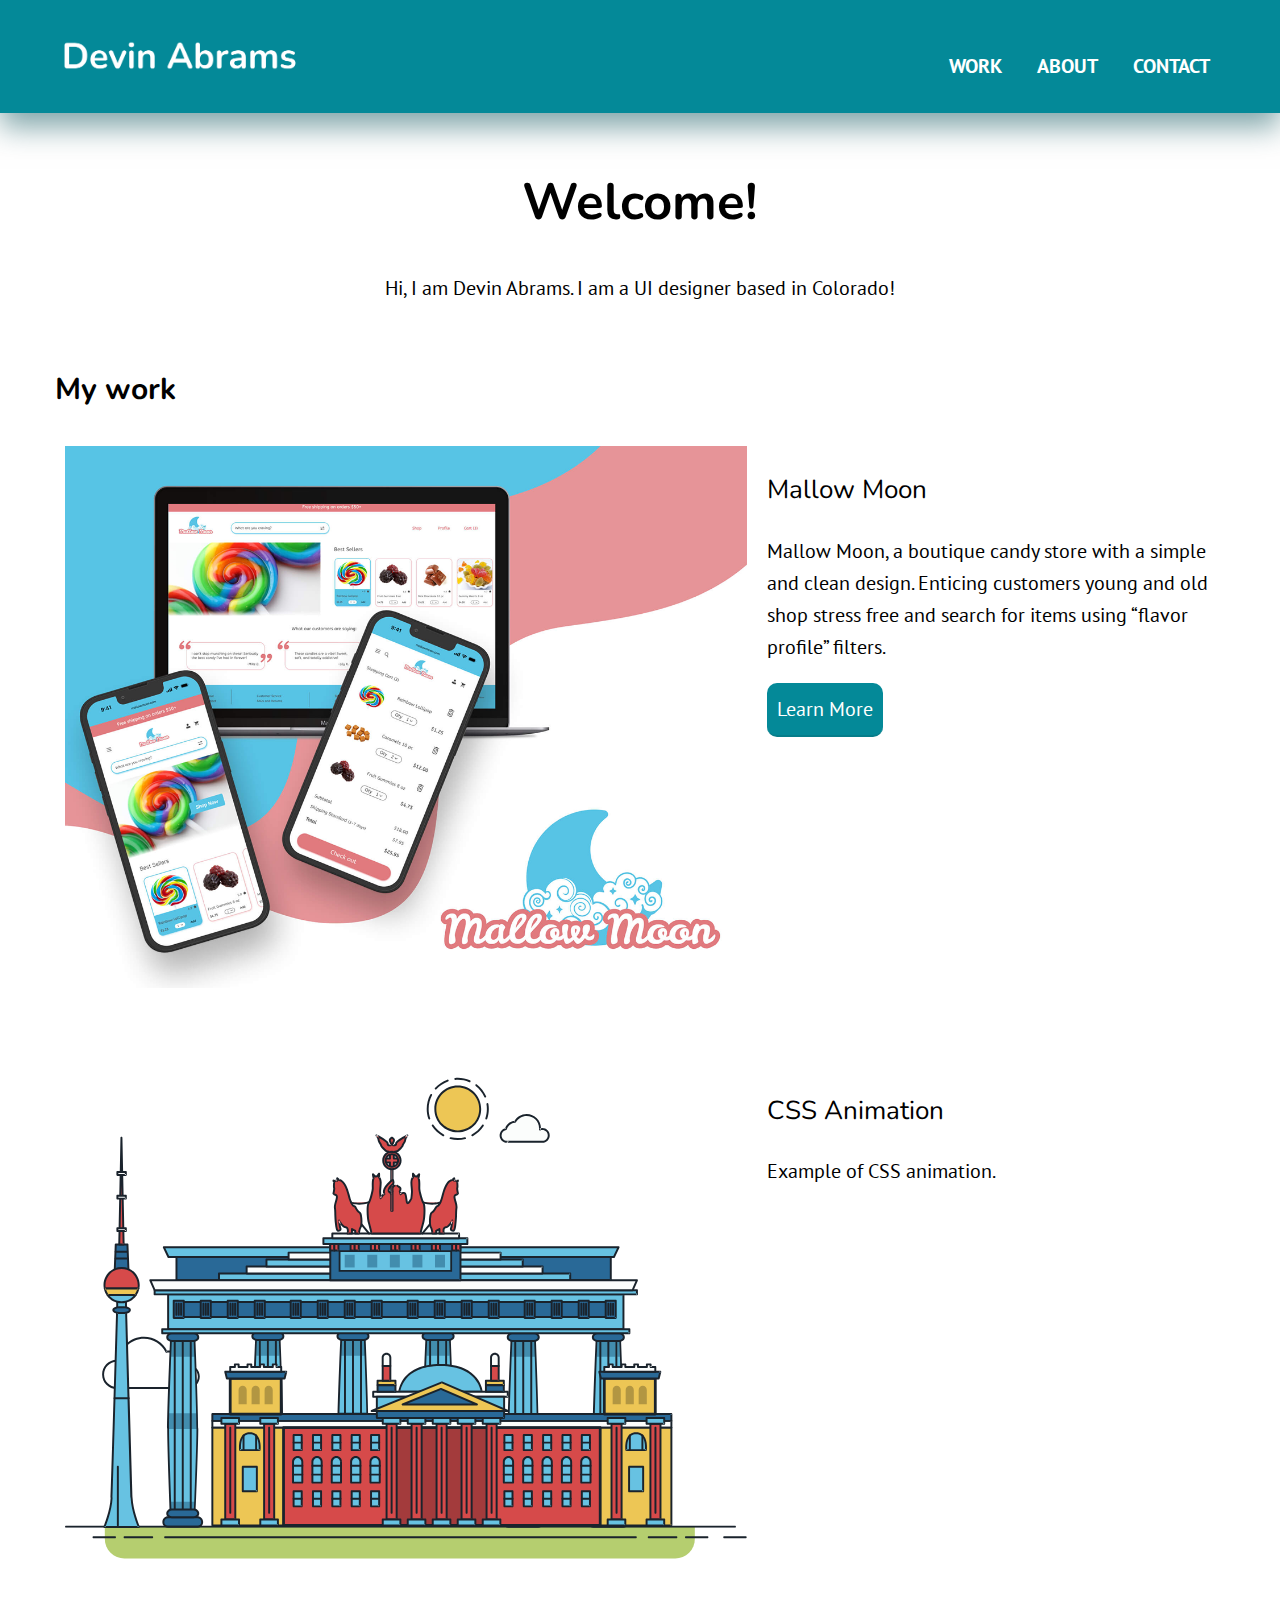
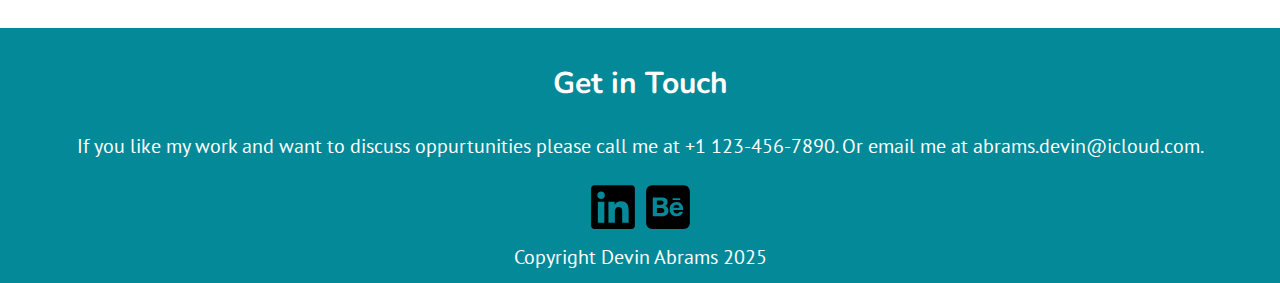
<file: index.html>
<!DOCTYPE html>
<html lang="en" dir="ltr">

<head>
    <link rel="stylesheet" type="text/css" href="css/normalize.css">
    <link rel="stylesheet" type="text/css" href="css/style.css">
    <link href="https://fonts.googleapis.com/css2?family=PT+Sans:ital,wght@0,400;0,700;1,400;1,700&display=swap"
        rel="stylesheet">
    <link href="https://fonts.googleapis.com/css2?family=Nunito:ital,wght@0,200..1000;1,200..1000&display=swap"
        rel="stylesheet">
    <meta charset="utf-8">
    <meta name="author" content="DevinAbrams">
    <meta name="viewport" content="width=device-width, initial-scale=1">
    <meta name="description" content="UI designer portfolio for Devin Abrams, located in Colorado Springs.">
    <title>Devin Abrams UI Designer Portfolio</title>
</head>

<body id="home">
    <header>
        <div class="container">
            <img class="logo" img src="./images/logo.png" alt="Devin Abrams logo">
            <nav>
                <ul class="navigation">
                    <li><a href="index.html">Work</a></li>
                    <li><a href="about.html">About</a></li>
                    <li><a href="#contact">Contact</a></li>
                </ul>
            </nav>
        </div>
    </header>

    <main>
        <div>
            <div id="hero">
                <div class="container">
                    <h1><span>Welcome!</span></h1>
                    <p>Hi, I am Devin Abrams. I am a UI designer based in Colorado!</p>
                </div>
            </div>

            <div id="work">
                <div class="container">
                    <h2>My work</h2>
                    <div class="row">
                        <div class="column col-md-6 col-lg-7">
                            <picture>
                                <source srcset="images/mallowmoon/mallow_moon_project_image_1x.png"
                                    media="(max-width:767px)">
                                <img src="images/mallowmoon/mallow_moon_project_image_2x.png" alt="Mallow Moon">
                            </picture>
                        </div>
                        <div class="column col-md-6 col-lg-5">
                            <h3>Mallow Moon</h3>
                            <p>Mallow Moon, a boutique candy store with a simple and clean design. Enticing
                                customers young
                                and old shop stress free and search for items using “flavor profile” filters.</p>
                            <a href="mallowmoon.html" class="button">Learn More</a>
                        </div>
                    </div>
                    <div class="row">
                        <div class="column col-md-6 col-lg-7">
                            <svg id="about-picture" xmlns="http://www.w3.org/2000/svg" class="berlin-illustration" height="auto" viewBox="0 0 700 505" xmlns:xlink="http://www.w3.org/1999/xlink">
                                <defs>
                                    <polygon id="a" points=".06 231.917 .06 .929 688.717 .929 688.717 231.917"></polygon>
                                </defs>
                                <g fill="none" fill-rule="evenodd">
                                  <g transform="translate(0 241)" class="cloud-front">
                                  <path fill="#1A232C" d="M87.602,29 L87.602,28 C87.326,28.001 87.103,28.024 86.927,28.033 L86.979,29.031 L87.947,28.78 C85.741,20.282 78.041,14.002 68.852,14 C67.858,14 66.904,14.096 65.98,14.231 L66.125,15.22 L67.019,14.772 C62.626,6.015 53.567,0.001 43.102,0 C29.041,0.002 17.524,10.848 16.443,24.632 L17.44,24.71 L17.606,23.724 C16.803,23.589 15.969,23.5 15.102,23.5 C6.817,23.501 0.102,30.215 0.102,38.5 C0.102,46.785 6.817,53.499 15.102,53.5 L87.602,53.5 C94.644,53.499 100.351,47.792 100.352,40.75 C100.351,33.708 94.644,28.001 87.602,28 L87.602,30 C90.573,30 93.254,31.202 95.203,33.149 C97.15,35.097 98.351,37.778 98.352,40.75 C98.351,43.722 97.15,46.403 95.203,48.351 C93.254,50.298 90.573,51.5 87.602,51.5 L15.102,51.5 C11.509,51.5 8.265,50.046 5.909,47.692 C3.555,45.337 2.102,42.093 2.102,38.5 C2.102,34.907 3.555,31.663 5.909,29.308 C8.265,26.954 11.509,25.5 15.102,25.5 C15.831,25.5 16.553,25.575 17.273,25.697 C17.551,25.743 17.832,25.672 18.055,25.499 C18.277,25.325 18.414,25.07 18.436,24.789 C19.436,12.04 30.094,1.998 43.102,2 C52.786,1.999 61.163,7.564 65.231,15.669 C65.425,16.055 65.842,16.272 66.27,16.21 C67.132,16.084 67.988,16 68.852,16 C77.108,15.998 84.027,21.647 86.011,29.283 C86.13,29.741 86.557,30.054 87.031,30.03 C87.27,30.017 87.457,29.999 87.602,30 L87.602,29" transform="translate(38 36)"></path>
                                    </g>
                                    <path fill="#B5CE6F" d="M646.484,484.382 C646.484,489.501 644.531,494.62 640.627,498.525 C636.722,502.43 631.603,504.382 626.484,504.382 L60.873,504.382 C55.754,504.382 50.636,502.43 46.731,498.525 C42.826,494.62 40.873,489.501 40.873,484.382 L40.873,471.917 L646.484,471.917 L646.484,484.382"></path>
                                    <polyline fill="#67C2E2" points="334.824 185.029 101.449 185.029 106.209 195.08 563.438 195.08 568.2 185.029 334.824 185.029"></polyline>
                                    <path fill="#1A232C" d="M334.824,185.029 L334.824,184.029 L101.449,184.029 C101.104,184.029 100.788,184.203 100.604,184.494 C100.42,184.785 100.398,185.146 100.545,185.457 L105.306,195.508 C105.471,195.856 105.824,196.079 106.209,196.079 L563.438,196.079 C563.824,196.079 564.177,195.856 564.342,195.508 L569.104,185.457 C569.251,185.146 569.229,184.785 569.045,184.494 C568.861,184.203 568.544,184.029 568.2,184.029 L334.824,184.029 L334.824,186.029 L566.62,186.029 L562.806,194.08 L106.842,194.08 L103.029,186.029 L334.824,186.029 L334.824,185.029"></path>
                                    <polygon fill="#296997" points="114.416 218.974 560.222 218.974 560.222 195.08 114.416 195.08"></polygon>
                                    <path fill="#1A232C" d="M560.222,218.974 L560.222,217.974 L115.416,217.974 L115.416,196.079 L559.222,196.079 L559.222,218.974 L560.222,218.974 L560.222,217.974 L560.222,218.974 L561.222,218.974 L561.222,195.08 C561.222,194.816 561.115,194.559 560.929,194.372 C560.742,194.186 560.485,194.08 560.222,194.08 L114.416,194.08 C114.152,194.08 113.895,194.186 113.708,194.372 C113.522,194.559 113.416,194.816 113.416,195.08 L113.416,218.974 C113.416,219.237 113.522,219.495 113.708,219.681 C113.895,219.867 114.152,219.974 114.416,219.974 L560.222,219.974 C560.485,219.974 560.742,219.867 560.929,219.681 C561.115,219.495 561.222,219.237 561.222,218.974 L560.222,218.974"></path>
                                    <polygon fill="#67C2E2" points="105.85 269.08 573.225 269.08 573.225 233.398 105.85 233.398"></polygon>
                                    <path fill="#1A232C" d="M573.225,233.398 L573.225,232.398 L105.85,232.398 C105.587,232.398 105.329,232.505 105.143,232.691 C104.957,232.877 104.85,233.134 104.85,233.398 L104.85,269.08 C104.85,269.344 104.957,269.601 105.143,269.788 C105.329,269.974 105.587,270.08 105.85,270.08 L573.225,270.08 C573.488,270.08 573.745,269.974 573.932,269.788 C574.118,269.601 574.225,269.344 574.225,269.08 L574.225,233.398 C574.225,233.134 574.118,232.877 573.932,232.691 C573.745,232.505 573.488,232.398 573.225,232.398 L573.225,233.398 L572.225,233.398 L572.225,268.08 L106.85,268.08 L106.85,234.398 L573.225,234.398 L573.225,233.398 L572.225,233.398 L573.225,233.398"></path>
                                    <polygon fill="#296997" points="116.751 256.508 562.557 256.508 562.557 241.243 116.751 241.243"></polygon>
                                    <path fill="#1A232C" d="M562.557,256.508 L562.557,255.508 L117.75,255.508 L117.75,242.243 L561.557,242.243 L561.557,256.508 L562.557,256.508 L562.557,255.508 L562.557,256.508 L563.557,256.508 L563.557,241.243 C563.557,240.979 563.45,240.722 563.264,240.535 C563.078,240.349 562.82,240.243 562.557,240.243 L116.75,240.243 C116.487,240.243 116.23,240.349 116.043,240.535 C115.857,240.722 115.751,240.979 115.751,241.243 L115.751,256.508 C115.751,256.771 115.857,257.029 116.043,257.215 C116.23,257.401 116.487,257.508 116.751,257.508 L562.557,257.508 C562.82,257.508 563.077,257.401 563.264,257.215 C563.45,257.029 563.557,256.771 563.557,256.508 L562.557,256.508"></path>
                                    <polygon fill="#67C2E2" points="158.07 218.974 518.563 218.974 518.563 211.858 158.07 211.858"></polygon>
                                    <path fill="#1A232C" d="M518.563,211.858 L518.563,210.858 L158.07,210.858 C157.807,210.858 157.549,210.964 157.363,211.151 C157.177,211.337 157.07,211.594 157.07,211.858 L157.07,218.974 C157.07,219.237 157.177,219.495 157.363,219.681 C157.549,219.867 157.807,219.974 158.07,219.974 L518.563,219.974 C518.826,219.974 519.083,219.867 519.27,219.681 C519.456,219.495 519.562,219.237 519.562,218.974 L519.562,211.858 C519.562,211.594 519.456,211.337 519.27,211.151 C519.083,210.964 518.826,210.858 518.563,210.858 L518.563,211.858 L517.563,211.858 L517.563,217.974 L159.07,217.974 L159.07,212.858 L518.563,212.858 L518.563,211.858 L517.563,211.858 L518.563,211.858"></path>
                                    <polygon fill="#FBFDFC" points="186.438 211.858 490.194 211.858 490.194 204.741 186.438 204.741"></polygon>
                                    <path fill="#1A232C" d="M490.194,204.741 L490.194,203.741 L186.438,203.741 C186.175,203.741 185.917,203.848 185.731,204.034 C185.545,204.221 185.438,204.478 185.438,204.741 L185.438,211.858 C185.438,212.121 185.545,212.379 185.731,212.565 C185.917,212.751 186.175,212.858 186.438,212.858 L490.194,212.858 C490.458,212.858 490.715,212.751 490.902,212.565 C491.088,212.379 491.194,212.121 491.194,211.858 L491.194,204.741 C491.194,204.478 491.088,204.221 490.902,204.034 C490.715,203.848 490.458,203.741 490.194,203.741 L490.194,204.741 L489.194,204.741 L489.194,210.858 L187.438,210.858 L187.438,205.741 L490.194,205.741 L490.194,204.741 L489.194,204.741 L490.194,204.741"></path>
                                    <polygon fill="#67C2E2" points="206.805 204.741 469.828 204.741 469.828 197.624 206.805 197.624"></polygon>
                                    <path fill="#1A232C" d="M469.828,197.624 L469.828,196.624 L206.805,196.624 C206.541,196.624 206.284,196.731 206.098,196.917 C205.911,197.103 205.805,197.361 205.805,197.624 L205.805,204.741 C205.805,205.005 205.911,205.262 206.098,205.449 C206.284,205.635 206.541,205.741 206.805,205.741 L469.828,205.741 C470.091,205.741 470.349,205.635 470.535,205.449 C470.722,205.262 470.828,205.005 470.828,204.741 L470.828,197.624 C470.828,197.361 470.722,197.103 470.535,196.917 C470.349,196.731 470.091,196.624 469.828,196.624 L469.828,197.624 L468.828,197.624 L468.828,203.741 L207.805,203.741 L207.805,198.624 L469.828,198.624 L469.828,197.624 L468.828,197.624 L469.828,197.624"></path>
                                    <polygon fill="#FBFDFC" points="229.521 197.624 447.111 197.624 447.111 190.509 229.521 190.509"></polygon>
                                    <path fill="#1A232C" d="M447.111,190.509 L447.111,189.509 L229.521,189.509 C229.258,189.509 229,189.616 228.814,189.802 C228.628,189.988 228.521,190.246 228.521,190.509 L228.521,197.624 C228.521,197.888 228.628,198.145 228.814,198.332 C229,198.518 229.258,198.624 229.521,198.624 L447.111,198.624 C447.375,198.624 447.632,198.518 447.818,198.332 C448.005,198.145 448.111,197.888 448.111,197.624 L448.111,190.509 C448.111,190.246 448.005,189.988 447.818,189.802 C447.632,189.616 447.375,189.509 447.111,189.509 L447.111,190.509 L446.111,190.509 L446.111,196.624 L230.521,196.624 L230.521,191.509 L447.111,191.509 L447.111,190.509 L446.111,190.509 L447.111,190.509"></path>
                                    <path fill="#67C2E2" d="M135.607,355.447 C135.163,337.766 134.264,313.326 133.648,297.387 C133.274,287.721 133.004,281.18 133.004,281.18 L108.722,281.18 C108.722,281.18 108.452,287.721 108.079,297.387 C107.462,313.326 106.563,337.766 106.119,355.447 C105.953,362.059 105.85,367.732 105.85,371.653 L105.85,371.654 C105.85,386.117 107.243,424.332 108.089,446.189 C108.457,455.706 108.722,462.126 108.722,462.126 L133.004,462.126 C133.004,462.126 133.269,455.706 133.637,446.189 C134.482,424.332 135.876,386.117 135.876,371.654 L135.876,371.653 C135.876,367.732 135.773,362.059 135.607,355.447"></path>
                                    <path fill="#428DAE" d="M133.648 297.387L108.079 297.387C108.452 287.721 108.722 281.18 108.722 281.18L133.004 281.18C133.004 281.18 133.274 287.721 133.648 297.387M135.876 371.654L105.85 371.654 105.85 371.653C105.85 367.732 105.953 362.059 106.119 355.447L135.607 355.447C135.773 362.059 135.876 367.732 135.876 371.653L135.876 371.654M133.004 462.126L108.722 462.126C108.722 462.126 108.457 455.706 108.089 446.189L133.637 446.189C133.269 455.706 133.004 462.126 133.004 462.126"></path>
                                    <path fill="#1A232C" d="M109.612,461.199 L132.114,461.199 C132.447,453.007 134.949,390.886 134.949,371.653 C134.949,352.42 132.447,290.299 132.114,282.108 L109.612,282.108 C109.279,290.299 106.778,352.42 106.778,371.653 C106.778,390.886 109.279,453.007 109.612,461.199 Z M133.895,463.054 L107.832,463.054 L107.794,462.164 C107.766,461.466 104.922,392.193 104.922,371.653 C104.922,351.114 107.766,281.839 107.794,281.142 L107.832,280.252 L133.895,280.252 L133.931,281.142 C133.96,281.839 136.804,351.114 136.804,371.653 C136.804,392.193 133.96,461.466 133.931,462.164 L133.895,463.054 L133.895,463.054 Z"></path>
                                    <path fill="#1A232C" d="M111.638 281.18L111.638 462.126C111.638 462.679 112.086 463.126 112.638 463.126 113.19 463.126 113.638 462.679 113.638 462.126L113.638 281.18C113.638 280.628 113.19 280.18 112.638 280.18 112.086 280.18 111.638 280.628 111.638 281.18M119.863 281.18L119.863 462.126C119.863 462.679 120.311 463.126 120.863 463.126 121.416 463.126 121.863 462.679 121.863 462.126L121.863 281.18C121.863 280.628 121.416 280.18 120.863 280.18 120.311 280.18 119.863 280.628 119.863 281.18M128.088 281.18L128.088 462.126C128.088 462.679 128.536 463.126 129.088 463.126 129.64 463.126 130.088 462.679 130.088 462.126L130.088 281.18C130.088 280.628 129.64 280.18 129.088 280.18 128.536 280.18 128.088 280.628 128.088 281.18"></path>
                                    <path fill="#296997" d="M136.79,277.265 C136.79,279.418 134.675,281.18 132.09,281.18 L109.636,281.18 C107.051,281.18 104.936,279.418 104.936,277.265 C104.936,275.111 107.051,273.349 109.636,273.349 L132.09,273.349 C134.675,273.349 136.79,275.111 136.79,277.265"></path>
                                    <path fill="#1A232C" d="M136.79,277.265 L135.79,277.265 C135.789,278.005 135.433,278.704 134.769,279.262 C134.109,279.814 133.155,280.181 132.09,280.18 L109.636,280.18 C108.571,280.181 107.617,279.814 106.956,279.262 C106.293,278.704 105.936,278.005 105.936,277.265 C105.936,276.524 106.293,275.825 106.957,275.267 C107.617,274.715 108.571,274.348 109.636,274.349 L132.09,274.349 C133.155,274.348 134.109,274.716 134.769,275.267 C135.433,275.825 135.789,276.524 135.79,277.265 L137.79,277.265 C137.791,275.851 137.09,274.593 136.049,273.731 C135.006,272.863 133.61,272.35 132.09,272.349 L109.636,272.349 C108.116,272.35 106.72,272.863 105.676,273.731 C104.636,274.593 103.935,275.851 103.936,277.265 C103.935,278.678 104.636,279.937 105.677,280.798 C106.72,281.666 108.116,282.179 109.636,282.18 L132.09,282.18 C133.61,282.179 135.006,281.666 136.049,280.798 C137.09,279.937 137.791,278.678 137.79,277.265 L136.79,277.265"></path>
                                    <path fill="#296997" d="M140.775,467.217 C140.775,469.803 138.661,471.917 136.076,471.917 L105.65,471.917 C103.065,471.917 100.951,469.803 100.951,467.217 L100.951,466.825 C100.951,464.241 103.065,462.126 105.65,462.126 L136.076,462.126 C138.661,462.126 140.775,464.241 140.775,466.825 L140.775,467.217"></path>
                                    <path fill="#1A232C" d="M140.775,467.217 L139.775,467.217 C139.775,468.235 139.361,469.155 138.688,469.83 C138.013,470.503 137.093,470.917 136.076,470.917 L105.65,470.917 C104.633,470.917 103.713,470.504 103.038,469.83 C102.365,469.155 101.951,468.235 101.951,467.217 L101.951,466.825 C101.951,465.808 102.365,464.889 103.038,464.214 C103.713,463.54 104.633,463.127 105.65,463.126 L136.076,463.126 C137.093,463.127 138.013,463.54 138.688,464.214 C139.362,464.889 139.775,465.808 139.775,466.825 L139.775,467.217 L141.775,467.217 L141.775,466.825 C141.772,463.684 139.217,461.13 136.076,461.126 L105.65,461.126 C102.509,461.13 99.955,463.684 99.951,466.825 L99.951,467.217 C99.954,470.36 102.509,472.914 105.65,472.917 L136.076,472.917 C139.217,472.914 141.772,470.36 141.775,467.217 L140.775,467.217"></path>
                                    <path fill="#296997" d="M136.79,458.208 C136.79,460.363 134.675,462.126 132.09,462.126 L109.636,462.126 C107.051,462.126 104.936,460.363 104.936,458.208 C104.936,456.057 107.051,454.292 109.636,454.292 L132.09,454.292 C134.675,454.292 136.79,456.057 136.79,458.208"></path>
                                    <path fill="#1A232C" d="M136.79,458.208 L135.79,458.208 C135.789,458.949 135.432,459.649 134.769,460.207 C134.108,460.76 133.154,461.128 132.09,461.126 L109.636,461.126 C108.572,461.128 107.617,460.76 106.957,460.207 C106.293,459.649 105.936,458.949 105.936,458.208 C105.936,457.47 106.293,456.77 106.957,456.212 C107.617,455.659 108.572,455.291 109.636,455.292 L132.09,455.292 C133.154,455.291 134.108,455.659 134.769,456.212 C135.433,456.77 135.789,457.47 135.79,458.208 L137.79,458.208 C137.791,456.796 137.09,455.538 136.05,454.675 C135.006,453.808 133.61,453.294 132.09,453.292 L109.636,453.292 C108.115,453.294 106.719,453.808 105.676,454.675 C104.636,455.538 103.935,456.796 103.936,458.208 C103.935,459.622 104.636,460.881 105.676,461.743 C106.72,462.611 108.116,463.125 109.636,463.126 L132.09,463.126 C133.61,463.125 135.006,462.611 136.05,461.743 C137.09,460.881 137.791,459.622 137.79,458.208 L136.79,458.208"></path>
                                    <path fill="#67C2E2" d="M572.471,355.447 C572.025,337.766 571.126,313.326 570.51,297.387 C570.137,287.721 569.867,281.18 569.867,281.18 L545.585,281.18 C545.585,281.18 545.315,287.721 544.942,297.387 C544.326,313.326 543.427,337.766 542.981,355.447 C542.815,362.059 542.713,367.732 542.713,371.653 L542.713,371.654 C542.713,386.117 544.107,424.332 544.952,446.189 C545.32,455.706 545.585,462.126 545.585,462.126 L569.867,462.126 C569.867,462.126 570.132,455.706 570.499,446.189 C571.346,424.332 572.739,386.117 572.739,371.654 L572.739,371.653 C572.739,367.732 572.637,362.059 572.471,355.447"></path>
                                    <path fill="#428DAE" d="M569.582 297.387L566.951 297.387 566.951 282.108 568.977 282.108C569.063 284.206 569.29 289.841 569.582 297.387M564.951 297.387L545.871 297.387C546.162 289.841 546.39 284.206 546.476 282.108L564.951 282.108 564.951 297.387M571.8 369.187L566.951 369.187 566.951 356.265 571.562 356.265C571.685 361.272 571.771 365.701 571.8 369.187M564.951 369.187L543.653 369.187C543.684 365.512 543.777 360.79 543.912 355.447L553.551 355.447 553.551 356.265 564.951 356.265 564.951 369.187"></path>
                                    <path fill="#1A232C" d="M546.476,461.199 L568.977,461.199 C569.31,453.007 571.812,390.886 571.812,371.653 C571.812,352.42 569.31,290.299 568.977,282.108 L546.476,282.108 C546.142,290.299 543.642,352.42 543.642,371.653 C543.642,390.886 546.142,453.007 546.476,461.199 M570.758,463.054 L544.694,463.054 L544.658,462.164 C544.629,461.466 541.785,392.193 541.785,371.653 C541.785,351.114 544.629,281.839 544.658,281.142 L544.694,280.252 L570.758,280.252 L570.795,281.142 C570.823,281.839 573.667,351.114 573.667,371.653 C573.667,392.193 570.823,461.466 570.795,462.164 L570.758,463.054"></path>
                                    <path fill="#1A232C" d="M548.501 281.18L548.501 462.126C548.501 462.679 548.949 463.126 549.501 463.126 550.053 463.126 550.501 462.679 550.501 462.126L550.501 281.18C550.501 280.628 550.053 280.18 549.501 280.18 548.949 280.18 548.501 280.628 548.501 281.18M556.727 281.18L556.727 462.126C556.727 462.679 557.174 463.126 557.727 463.126 558.279 463.126 558.727 462.679 558.727 462.126L558.727 281.18C558.727 280.628 558.279 280.18 557.727 280.18 557.174 280.18 556.727 280.628 556.727 281.18M564.951 281.18L564.951 462.126C564.951 462.679 565.399 463.126 565.951 463.126 566.503 463.126 566.951 462.679 566.951 462.126L566.951 281.18C566.951 280.628 566.503 280.18 565.951 280.18 565.399 280.18 564.951 280.628 564.951 281.18"></path>
                                    <path fill="#296997" d="M573.653,277.265 C573.653,279.418 571.537,281.18 568.953,281.18 L546.499,281.18 C543.915,281.18 541.799,279.418 541.799,277.265 C541.799,275.111 543.915,273.349 546.499,273.349 L568.953,273.349 C571.537,273.349 573.653,275.111 573.653,277.265"></path>
                                    <path fill="#1A232C" d="M573.653,277.265 L572.653,277.265 C572.653,278.005 572.296,278.704 571.632,279.262 C570.972,279.814 570.017,280.181 568.953,280.18 L546.499,280.18 C545.435,280.181 544.48,279.814 543.82,279.262 C543.156,278.704 542.8,278.005 542.799,277.265 C542.8,276.525 543.156,275.825 543.82,275.267 C544.481,274.715 545.435,274.348 546.499,274.349 L568.953,274.349 C570.017,274.348 570.972,274.715 571.632,275.267 C572.296,275.825 572.653,276.525 572.653,277.265 L574.653,277.265 C574.654,275.851 573.953,274.593 572.912,273.731 C571.869,272.863 570.473,272.35 568.953,272.349 L546.499,272.349 C544.979,272.35 543.583,272.863 542.54,273.731 C541.499,274.593 540.798,275.851 540.799,277.265 C540.798,278.679 541.499,279.937 542.54,280.798 C543.583,281.666 544.979,282.179 546.499,282.18 L568.953,282.18 C570.473,282.179 571.869,281.666 572.912,280.798 C573.953,279.937 574.654,278.679 574.653,277.265 L573.653,277.265"></path>
                                    <path fill="#296997" d="M577.639,467.217 C577.639,469.803 575.524,471.917 572.938,471.917 L542.514,471.917 C539.929,471.917 537.813,469.803 537.813,467.217 L537.813,466.825 C537.813,464.241 539.929,462.126 542.514,462.126 L572.938,462.126 C575.524,462.126 577.639,464.241 577.639,466.825 L577.639,467.217"></path>
                                    <path fill="#1A232C" d="M577.639,467.217 L576.639,467.217 C576.638,468.235 576.225,469.155 575.551,469.83 C574.876,470.503 573.956,470.917 572.938,470.917 L542.514,470.917 C541.497,470.917 540.576,470.503 539.901,469.83 C539.227,469.155 538.814,468.234 538.813,467.217 L538.813,466.825 C538.814,465.808 539.227,464.889 539.901,464.214 C540.576,463.54 541.497,463.127 542.514,463.126 L572.938,463.126 C573.956,463.127 574.876,463.54 575.551,464.214 C576.225,464.888 576.638,465.808 576.639,466.825 L576.639,467.217 L578.639,467.217 L578.639,466.825 C578.635,463.684 576.081,461.13 572.938,461.126 L542.514,461.126 C539.372,461.13 536.817,463.684 536.813,466.825 L536.813,467.217 C536.817,470.36 539.372,472.914 542.514,472.917 L572.938,472.917 C576.081,472.914 578.635,470.359 578.639,467.217 L577.639,467.217"></path>
                                    <path fill="#296997" d="M573.653,458.208 C573.653,460.363 571.537,462.126 568.953,462.126 L546.499,462.126 C543.915,462.126 541.799,460.363 541.799,458.208 C541.799,456.057 543.915,454.292 546.499,454.292 L568.953,454.292 C571.537,454.292 573.653,456.057 573.653,458.208"></path>
                                    <path fill="#1A232C" d="M573.653,458.208 L572.653,458.208 C572.653,458.949 572.296,459.649 571.632,460.207 C570.971,460.76 570.017,461.128 568.953,461.126 L546.499,461.126 C545.435,461.128 544.481,460.76 543.82,460.207 C543.157,459.649 542.799,458.949 542.799,458.208 C542.799,457.47 543.156,456.77 543.82,456.212 C544.481,455.659 545.435,455.291 546.499,455.292 L568.953,455.292 C570.017,455.291 570.971,455.659 571.632,456.212 C572.296,456.77 572.653,457.47 572.653,458.208 L574.653,458.208 C574.654,456.796 573.953,455.538 572.912,454.675 C571.869,453.808 570.473,453.294 568.953,453.292 L546.499,453.292 C544.979,453.294 543.583,453.808 542.54,454.675 C541.499,455.538 540.798,456.796 540.799,458.208 C540.798,459.622 541.499,460.881 542.54,461.743 C543.583,462.611 544.979,463.125 546.499,463.126 L568.953,463.126 C570.473,463.125 571.869,462.611 572.912,461.743 C573.953,460.881 574.654,459.622 574.653,458.208 L573.653,458.208"></path>
                                    <path fill="#67C2E2" d="M485.098,355.447 C484.654,337.766 483.753,313.326 483.137,297.387 C482.764,287.721 482.494,281.18 482.494,281.18 L458.213,281.18 C458.213,281.18 457.942,287.721 457.569,297.387 C456.953,313.326 456.055,337.766 455.608,355.447 C455.443,362.059 455.34,367.732 455.34,371.653 L455.34,371.654 C455.34,386.117 456.733,424.332 457.58,446.189 C457.948,455.706 458.213,462.126 458.213,462.126 L482.494,462.126 C482.494,462.126 482.759,455.706 483.126,446.189 C483.973,424.332 485.366,386.117 485.366,371.654 L485.366,371.653 C485.366,367.732 485.265,362.059 485.098,355.447"></path>
                                    <path fill="#428DAE" d="M483.137 297.387L457.569 297.387C457.942 287.721 458.213 281.18 458.213 281.18L482.494 281.18C482.494 281.18 482.764 287.721 483.137 297.387M485.355 369.187L455.351 369.187C455.382 365.502 455.475 360.78 455.608 355.447L485.098 355.447C485.232 360.78 485.325 365.502 485.355 369.187"></path>
                                    <path fill="#1A232C" d="M459.103,461.199 L481.605,461.199 C481.938,453.007 484.439,390.886 484.439,371.653 C484.439,352.42 481.938,290.299 481.605,282.108 L459.103,282.108 C458.769,290.299 456.268,352.42 456.268,371.653 C456.268,390.886 458.769,453.007 459.103,461.199 Z M483.386,463.054 L457.321,463.054 L457.285,462.164 C457.256,461.466 454.412,392.193 454.412,371.653 C454.412,351.114 457.256,281.839 457.285,281.142 L457.321,280.252 L483.386,280.252 L483.422,281.142 C483.45,281.839 486.294,351.114 486.294,371.653 C486.294,392.193 483.45,461.466 483.422,462.164 L483.386,463.054 L483.386,463.054 Z"></path>
                                    <path fill="#1A232C" d="M461.128 281.18L461.128 462.126C461.128 462.679 461.576 463.126 462.128 463.126 462.68 463.126 463.128 462.679 463.128 462.126L463.128 281.18C463.128 280.628 462.68 280.18 462.128 280.18 461.576 280.18 461.128 280.628 461.128 281.18M469.354 281.18L469.354 462.126C469.354 462.679 469.801 463.126 470.354 463.126 470.906 463.126 471.354 462.679 471.354 462.126L471.354 281.18C471.354 280.628 470.906 280.18 470.354 280.18 469.801 280.18 469.354 280.628 469.354 281.18M477.578 281.18L477.578 462.126C477.578 462.679 478.026 463.126 478.578 463.126 479.13 463.126 479.578 462.679 479.578 462.126L479.578 281.18C479.578 280.628 479.13 280.18 478.578 280.18 478.026 280.18 477.578 280.628 477.578 281.18"></path>
                                    <path fill="#296997" d="M486.281,277.265 C486.281,279.418 484.164,281.18 481.58,281.18 L459.126,281.18 C456.542,281.18 454.426,279.418 454.426,277.265 C454.426,275.111 456.542,273.349 459.126,273.349 L481.58,273.349 C484.164,273.349 486.281,275.111 486.281,277.265"></path>
                                    <path fill="#1A232C" d="M486.281,277.265 L485.281,277.265 C485.281,278.005 484.924,278.704 484.26,279.262 C483.599,279.814 482.644,280.181 481.58,280.18 L459.126,280.18 C458.062,280.181 457.107,279.814 456.447,279.262 C455.783,278.704 455.427,278.005 455.426,277.265 C455.427,276.525 455.783,275.825 456.447,275.267 C457.108,274.715 458.062,274.348 459.126,274.349 L481.58,274.349 C482.644,274.348 483.599,274.716 484.26,275.268 C484.924,275.825 485.281,276.525 485.281,277.265 L487.281,277.265 C487.282,275.851 486.58,274.593 485.54,273.731 C484.496,272.863 483.1,272.35 481.58,272.349 L459.126,272.349 C457.606,272.35 456.21,272.863 455.167,273.731 C454.126,274.593 453.425,275.851 453.426,277.265 C453.425,278.679 454.126,279.937 455.167,280.798 C456.21,281.666 457.606,282.179 459.126,282.18 L481.58,282.18 C483.1,282.179 484.496,281.666 485.54,280.799 C486.58,279.937 487.282,278.679 487.281,277.265 L486.281,277.265"></path>
                                    <path fill="#296997" d="M490.266,467.217 C490.266,469.803 488.151,471.917 485.565,471.917 L455.141,471.917 C452.556,471.917 450.44,469.803 450.44,467.217 L450.44,466.825 C450.44,464.241 452.556,462.126 455.141,462.126 L485.565,462.126 C488.151,462.126 490.266,464.241 490.266,466.825 L490.266,467.217"></path>
                                    <path fill="#1A232C" d="M490.266,467.217 L489.266,467.217 C489.265,468.235 488.852,469.155 488.178,469.83 C487.503,470.503 486.583,470.917 485.565,470.917 L455.141,470.917 C454.124,470.917 453.203,470.503 452.528,469.83 C451.854,469.155 451.441,468.234 451.44,467.217 L451.44,466.825 C451.441,465.808 451.854,464.889 452.528,464.214 C453.203,463.54 454.124,463.127 455.141,463.126 L485.565,463.126 C486.583,463.127 487.503,463.54 488.178,464.214 C488.852,464.888 489.265,465.808 489.266,466.825 L489.266,467.217 L491.266,467.217 L491.266,466.825 C491.262,463.684 488.708,461.13 485.565,461.126 L455.141,461.126 C451.999,461.13 449.444,463.684 449.44,466.825 L449.44,467.217 C449.444,470.36 451.999,472.914 455.141,472.917 L485.565,472.917 C488.708,472.914 491.262,470.359 491.266,467.217 L490.266,467.217"></path>
                                    <path fill="#296997" d="M486.281,458.208 C486.281,460.363 484.164,462.126 481.58,462.126 L459.126,462.126 C456.542,462.126 454.426,460.363 454.426,458.208 C454.426,456.057 456.542,454.292 459.126,454.292 L481.58,454.292 C484.164,454.292 486.281,456.057 486.281,458.208"></path>
                                    <path fill="#1A232C" d="M486.281,458.208 L485.281,458.208 C485.281,458.949 484.923,459.649 484.26,460.207 C483.599,460.76 482.644,461.128 481.58,461.126 L459.126,461.126 C458.062,461.128 457.108,460.76 456.447,460.207 C455.784,459.649 455.427,458.949 455.426,458.208 C455.426,457.47 455.783,456.77 456.447,456.212 C457.108,455.659 458.062,455.291 459.126,455.292 L481.58,455.292 C482.644,455.291 483.598,455.659 484.26,456.212 C484.924,456.77 485.281,457.47 485.281,458.208 L487.281,458.208 C487.282,456.795 486.58,455.538 485.54,454.675 C484.496,453.808 483.1,453.294 481.58,453.292 L459.126,453.292 C457.606,453.294 456.21,453.808 455.167,454.675 C454.126,455.538 453.425,456.796 453.426,458.208 C453.425,459.622 454.126,460.881 455.167,461.743 C456.21,462.611 457.606,463.125 459.126,463.126 L481.58,463.126 C483.1,463.125 484.496,462.611 485.54,461.743 C486.581,460.881 487.282,459.622 487.281,458.208 L486.281,458.208"></path>
                                    <path fill="#67C2E2" d="M397.726,354.466 C397.28,336.787 396.381,312.346 395.765,296.407 C395.392,286.742 395.122,280.2 395.122,280.2 L370.84,280.2 C370.84,280.2 370.57,286.742 370.197,296.407 C369.581,312.346 368.682,336.787 368.236,354.466 C368.07,361.078 367.968,366.751 367.968,370.672 L367.968,370.673 C367.968,385.136 369.361,423.352 370.207,445.208 C370.575,454.726 370.84,461.146 370.84,461.146 L395.122,461.146 C395.122,461.146 395.386,454.726 395.754,445.208 C396.601,423.352 397.994,385.136 397.994,370.673 L397.994,370.672 C397.994,366.751 397.892,361.078 397.726,354.466"></path>
                                    <path fill="#428DAE" d="M394.837 296.407L392.206 296.407 392.206 281.127 394.233 281.127C394.318 283.225 394.545 288.861 394.837 296.407L394.837 296.407zM383.981 296.407L390.206 296.407 390.206 281.127 383.981 281.127 383.981 296.407zM375.756 296.407L381.98 296.407 381.98 281.127 375.756 281.127 375.756 296.407zM373.756 296.407L371.126 296.407C371.417 288.861 371.645 283.225 371.73 281.127L373.756 281.127 373.756 296.407 373.756 296.407zM397.062 369.187L392.206 369.187 392.206 354.466 396.796 354.466C396.943 360.298 397.041 365.389 397.062 369.187L397.062 369.187zM383.981 369.187L390.206 369.187 390.206 354.466 383.981 354.466 383.981 369.187zM375.756 369.187L381.98 369.187 381.98 354.466 375.756 354.466 375.756 369.187zM373.756 369.187L368.9 369.187C368.921 365.389 369.019 360.298 369.166 354.466L373.756 354.466 373.756 369.187 373.756 369.187z"></path>
                                    <path fill="#1A232C" d="M371.73,460.218 L394.233,460.218 C394.565,452.027 397.066,389.906 397.066,370.672 C397.066,351.44 394.565,289.319 394.233,281.127 L371.73,281.127 C371.397,289.319 368.895,351.44 368.895,370.672 C368.895,389.906 371.397,452.027 371.73,460.218 M396.013,462.074 L369.949,462.074 L369.912,461.184 C369.884,460.486 367.04,391.212 367.04,370.672 C367.04,350.133 369.884,280.859 369.912,280.162 L369.949,279.272 L396.013,279.272 L396.05,280.162 C396.078,280.859 398.922,350.133 398.922,370.672 C398.922,391.212 396.078,460.486 396.05,461.184 L396.013,462.074"></path>
                                    <path fill="#1A232C" d="M373.756 280.2L373.756 461.146C373.756 461.698 374.203 462.146 374.756 462.146 375.308 462.146 375.756 461.698 375.756 461.146L375.756 280.2C375.756 279.647 375.308 279.2 374.756 279.2 374.203 279.2 373.756 279.647 373.756 280.2M381.98 280.2L381.98 461.146C381.98 461.698 382.428 462.146 382.98 462.146 383.533 462.146 383.981 461.698 383.981 461.146L383.981 280.2C383.981 279.647 383.533 279.2 382.98 279.2 382.428 279.2 381.98 279.647 381.98 280.2M390.206 280.2L390.206 461.146C390.206 461.698 390.654 462.146 391.206 462.146 391.758 462.146 392.206 461.698 392.206 461.146L392.206 280.2C392.206 279.647 391.758 279.2 391.206 279.2 390.654 279.2 390.206 279.647 390.206 280.2"></path>
                                    <path fill="#296997" d="M398.908,276.285 C398.908,278.439 396.792,280.2 394.208,280.2 L371.754,280.2 C369.17,280.2 367.053,278.439 367.053,276.285 C367.053,274.13 369.17,272.369 371.754,272.369 L394.208,272.369 C396.792,272.369 398.908,274.13 398.908,276.285"></path>
                                    <path fill="#1A232C" d="M398.908,276.285 L397.908,276.285 C397.907,277.025 397.551,277.724 396.887,278.281 C396.227,278.833 395.272,279.201 394.208,279.2 L371.754,279.2 C370.69,279.201 369.735,278.833 369.074,278.281 C368.41,277.724 368.053,277.025 368.053,276.285 C368.053,275.544 368.41,274.845 369.074,274.287 C369.735,273.735 370.69,273.367 371.754,273.369 L394.208,273.369 C395.272,273.367 396.227,273.735 396.887,274.287 C397.551,274.844 397.907,275.544 397.908,276.285 L399.908,276.285 C399.909,274.871 399.208,273.612 398.167,272.75 C397.124,271.883 395.728,271.37 394.208,271.369 L371.754,271.369 C370.234,271.37 368.838,271.883 367.794,272.75 C366.754,273.612 366.052,274.871 366.053,276.285 C366.052,277.699 366.754,278.957 367.795,279.818 C368.838,280.686 370.234,281.198 371.754,281.2 L394.208,281.2 C395.728,281.198 397.123,280.686 398.167,279.818 C399.208,278.957 399.909,277.698 399.908,276.285 L398.908,276.285"></path>
                                    <path fill="#296997" d="M402.894,466.237 C402.894,468.823 400.779,470.937 398.193,470.937 L367.768,470.937 C365.183,470.937 363.068,468.823 363.068,466.237 L363.068,465.844 C363.068,463.26 365.183,461.146 367.768,461.146 L398.193,461.146 C400.779,461.146 402.894,463.26 402.894,465.844 L402.894,466.237"></path>
                                    <path fill="#1A232C" d="M402.894,466.237 L401.894,466.237 C401.893,467.254 401.48,468.174 400.806,468.849 C400.131,469.523 399.211,469.937 398.193,469.937 L367.768,469.937 C366.751,469.937 365.831,469.523 365.156,468.849 C364.482,468.174 364.069,467.254 364.068,466.237 L364.068,465.844 C364.069,464.828 364.482,463.908 365.156,463.233 C365.831,462.56 366.751,462.146 367.768,462.146 L398.193,462.146 C399.211,462.146 400.131,462.56 400.806,463.233 C401.48,463.908 401.893,464.828 401.894,465.844 L401.894,466.237 L403.894,466.237 L403.894,465.844 C403.89,462.703 401.336,460.15 398.193,460.146 L367.768,460.146 C364.626,460.15 362.072,462.703 362.068,465.844 L362.068,466.237 C362.072,469.379 364.626,471.933 367.768,471.937 L398.193,471.937 C401.336,471.933 403.89,469.379 403.894,466.237 L402.894,466.237"></path>
                                    <path fill="#296997" d="M398.908,457.228 C398.908,459.382 396.792,461.146 394.208,461.146 L371.754,461.146 C369.17,461.146 367.053,459.382 367.053,457.228 C367.053,455.077 369.17,453.312 371.754,453.312 L394.208,453.312 C396.792,453.312 398.908,455.077 398.908,457.228"></path>
                                    <path fill="#1A232C" d="M398.908,457.228 L397.908,457.228 C397.908,457.968 397.55,458.669 396.887,459.226 C396.226,459.779 395.272,460.147 394.208,460.146 L371.754,460.146 C370.69,460.147 369.736,459.779 369.074,459.226 C368.411,458.668 368.053,457.968 368.053,457.228 C368.053,456.489 368.41,455.789 369.074,455.231 C369.736,454.679 370.69,454.311 371.754,454.312 L394.208,454.312 C395.272,454.311 396.226,454.679 396.887,455.231 C397.551,455.789 397.908,456.489 397.908,457.228 L399.908,457.228 C399.909,455.815 399.208,454.557 398.167,453.695 C397.124,452.827 395.728,452.313 394.208,452.312 L371.754,452.312 C370.234,452.313 368.838,452.827 367.794,453.695 C366.754,454.557 366.052,455.815 366.053,457.228 C366.052,458.642 366.753,459.901 367.794,460.763 C368.838,461.631 370.234,462.145 371.754,462.146 L394.208,462.146 C395.728,462.145 397.124,461.631 398.167,460.763 C399.208,459.9 399.909,458.642 399.908,457.228 L398.908,457.228"></path>
                                    <path fill="#67C2E2" d="M310.353,354.466 C309.908,336.787 309.009,312.346 308.393,296.407 C308.019,286.742 307.75,280.2 307.75,280.2 L283.467,280.2 C283.467,280.2 283.198,286.742 282.824,296.407 C282.208,312.346 281.309,336.787 280.864,354.466 C280.698,361.078 280.596,366.751 280.596,370.672 L280.596,370.673 C280.596,385.136 281.989,423.352 282.834,445.208 C283.202,454.726 283.467,461.146 283.467,461.146 L307.75,461.146 C307.75,461.146 308.014,454.726 308.382,445.208 C309.228,423.352 310.622,385.136 310.622,370.673 L310.622,370.672 C310.622,366.751 310.518,361.078 310.353,354.466"></path>
                                    <path fill="#428DAE" d="M308.393 296.407L282.824 296.407C283.198 286.742 283.467 280.2 283.467 280.2L307.75 280.2C307.75 280.2 308.019 286.742 308.393 296.407M310.617 369.187L280.6 369.187C280.621 365.377 280.718 360.285 280.864 354.466L310.353 354.466C310.498 360.285 310.596 365.377 310.617 369.187"></path>
                                    <path fill="#1A232C" d="M284.357,460.218 L306.86,460.218 C307.193,452.027 309.694,389.906 309.694,370.672 C309.694,351.44 307.193,289.319 306.86,281.127 L284.357,281.127 C284.024,289.319 281.523,351.44 281.523,370.672 C281.523,389.906 284.024,452.027 284.357,460.218 Z M308.639,462.074 L282.576,462.074 L282.54,461.184 C282.511,460.486 279.668,391.212 279.668,370.672 C279.668,350.133 282.511,280.859 282.54,280.162 L282.576,279.272 L308.639,279.272 L308.677,280.162 C308.706,280.859 311.549,350.133 311.549,370.672 C311.549,391.212 308.706,460.486 308.677,461.184 L308.639,462.074 L308.639,462.074 Z"></path>
                                    <path fill="#1A232C" d="M286.383 280.2L286.383 461.146C286.383 461.698 286.831 462.146 287.383 462.146 287.936 462.146 288.383 461.698 288.383 461.146L288.383 280.2C288.383 279.647 287.936 279.2 287.383 279.2 286.831 279.2 286.383 279.647 286.383 280.2M294.608 280.2L294.608 461.146C294.608 461.698 295.056 462.146 295.608 462.146 296.161 462.146 296.608 461.698 296.608 461.146L296.608 280.2C296.608 279.647 296.161 279.2 295.608 279.2 295.056 279.2 294.608 279.647 294.608 280.2M302.834 280.2L302.834 461.146C302.834 461.698 303.281 462.146 303.834 462.146 304.386 462.146 304.834 461.698 304.834 461.146L304.834 280.2C304.834 279.647 304.386 279.2 303.834 279.2 303.281 279.2 302.834 279.647 302.834 280.2"></path>
                                    <path fill="#296997" d="M311.535,276.285 C311.535,278.439 309.42,280.2 306.836,280.2 L284.381,280.2 C281.797,280.2 279.681,278.439 279.681,276.285 C279.681,274.13 281.797,272.369 284.381,272.369 L306.836,272.369 C309.42,272.369 311.535,274.13 311.535,276.285"></path>
                                    <path fill="#1A232C" d="M311.535,276.285 L310.535,276.285 C310.534,277.025 310.177,277.724 309.514,278.282 C308.854,278.833 307.901,279.201 306.836,279.2 L284.381,279.2 C283.316,279.201 282.362,278.833 281.702,278.281 C281.038,277.724 280.681,277.025 280.681,276.285 C280.681,275.544 281.038,274.844 281.702,274.287 C282.362,273.735 283.317,273.367 284.381,273.369 L306.836,273.369 C307.9,273.367 308.854,273.735 309.514,274.287 C310.177,274.844 310.534,275.544 310.535,276.285 L312.535,276.285 C312.535,274.871 311.835,273.613 310.795,272.75 C309.751,271.883 308.356,271.37 306.836,271.369 L284.381,271.369 C282.861,271.37 281.465,271.883 280.422,272.75 C279.381,273.612 278.68,274.871 278.681,276.285 C278.68,277.698 279.381,278.957 280.422,279.818 C281.465,280.686 282.861,281.198 284.381,281.2 L306.836,281.2 C308.356,281.198 309.751,280.685 310.794,279.818 C311.835,278.956 312.535,277.698 312.535,276.285 L311.535,276.285"></path>
                                    <path fill="#296997" d="M315.522,466.237 C315.522,468.823 313.407,470.937 310.821,470.937 L280.396,470.937 C277.811,470.937 275.696,468.823 275.696,466.237 L275.696,465.844 C275.696,463.26 277.811,461.146 280.396,461.146 L310.821,461.146 C313.407,461.146 315.522,463.26 315.522,465.844 L315.522,466.237"></path>
                                    <path fill="#1A232C" d="M315.522,466.237 L314.522,466.237 C314.521,467.254 314.108,468.174 313.434,468.849 C312.759,469.523 311.838,469.937 310.821,469.937 L280.396,469.937 C279.379,469.937 278.458,469.523 277.783,468.849 C277.11,468.174 276.696,467.254 276.696,466.237 L276.696,465.844 C276.696,464.828 277.11,463.908 277.783,463.233 C278.458,462.56 279.379,462.146 280.396,462.146 L310.821,462.146 C311.838,462.146 312.759,462.56 313.434,463.233 C314.108,463.908 314.521,464.828 314.522,465.844 L314.522,466.237 L316.521,466.237 L316.521,465.844 C316.518,462.703 313.963,460.15 310.821,460.146 L280.396,460.146 C277.254,460.15 274.7,462.703 274.696,465.844 L274.696,466.237 C274.699,469.379 277.254,471.933 280.396,471.937 L310.821,471.937 C313.963,471.933 316.518,469.379 316.521,466.237 L315.522,466.237"></path>
                                    <path fill="#296997" d="M311.535,457.228 C311.535,459.382 309.42,461.146 306.836,461.146 L284.381,461.146 C281.797,461.146 279.681,459.382 279.681,457.228 C279.681,455.077 281.797,453.312 284.381,453.312 L306.836,453.312 C309.42,453.312 311.535,455.077 311.535,457.228"></path>
                                    <path fill="#1A232C" d="M311.535,457.228 L310.535,457.228 C310.534,457.969 310.177,458.669 309.514,459.227 C308.854,459.779 307.9,460.147 306.836,460.146 L284.381,460.146 C283.317,460.147 282.363,459.779 281.702,459.227 C281.038,458.669 280.681,457.968 280.681,457.228 C280.681,456.489 281.038,455.789 281.702,455.231 C282.363,454.679 283.317,454.311 284.381,454.312 L306.836,454.312 C307.9,454.311 308.854,454.679 309.514,455.231 C310.177,455.789 310.534,456.489 310.535,457.228 L312.535,457.228 C312.535,455.815 311.835,454.558 310.795,453.695 C309.752,452.827 308.356,452.313 306.836,452.312 L284.381,452.312 C282.861,452.313 281.465,452.827 280.422,453.695 C279.381,454.557 278.68,455.815 278.681,457.228 C278.68,458.642 279.381,459.9 280.422,460.763 C281.465,461.631 282.861,462.145 284.381,462.146 L306.836,462.146 C308.356,462.145 309.752,461.631 310.795,460.763 C311.835,459.9 312.535,458.641 312.535,457.228 L311.535,457.228"></path>
                                    <path fill="#67C2E2" d="M222.981,354.466 C222.535,336.787 221.636,312.346 221.02,296.407 C220.647,286.742 220.377,280.2 220.377,280.2 L196.094,280.2 C196.094,280.2 195.825,286.742 195.452,296.407 C194.835,312.346 193.936,336.787 193.491,354.466 C193.325,361.078 193.223,366.751 193.223,370.672 L193.223,370.673 C193.223,385.136 194.616,423.352 195.462,445.208 C195.83,454.726 196.094,461.146 196.094,461.146 L220.377,461.146 C220.377,461.146 220.642,454.726 221.009,445.208 C221.855,423.352 223.249,385.136 223.249,370.673 L223.249,370.672 C223.249,366.751 223.146,361.078 222.981,354.466"></path>
                                    <path fill="#428DAE" d="M220.091 296.407L209.236 296.407 209.236 281.127 219.487 281.127C219.573 283.225 219.8 288.861 220.091 296.407L220.091 296.407zM201.011 296.407L207.236 296.407 207.236 281.127 201.011 281.127 201.011 296.407zM199.011 296.407L196.381 296.407C196.672 288.861 196.899 283.225 196.985 281.127L199.011 281.127 199.011 296.407 199.011 296.407zM222.317 369.187L209.236 369.187 209.236 356.265 221.923 356.265 221.923 354.466 222.051 354.466C222.198 360.298 222.296 365.389 222.317 369.187L222.317 369.187zM201.011 369.187L207.236 369.187 207.236 356.265 201.011 356.265 201.011 369.187zM199.011 369.187L194.155 369.187C194.174 365.784 194.255 361.345 194.377 356.265L199.011 356.265 199.011 369.187 199.011 369.187z"></path>
                                    <path fill="#1A232C" d="M196.985,460.218 L219.487,460.218 C219.82,452.027 222.321,389.906 222.321,370.672 C222.321,351.44 219.82,289.319 219.487,281.127 L196.985,281.127 C196.651,289.319 194.151,351.44 194.151,370.672 C194.151,389.906 196.651,452.027 196.985,460.218 M221.267,462.074 L195.204,462.074 L195.167,461.184 C195.138,460.486 192.295,391.212 192.295,370.672 C192.295,350.133 195.138,280.859 195.167,280.162 L195.204,279.272 L221.267,279.272 L221.305,280.162 C221.334,280.859 224.177,350.133 224.177,370.672 C224.177,391.212 221.334,460.486 221.305,461.184 L221.267,462.074"></path>
                                    <path fill="#1A232C" d="M199.011 280.2L199.011 461.146C199.011 461.698 199.458 462.146 200.011 462.146 200.563 462.146 201.011 461.698 201.011 461.146L201.011 280.2C201.011 279.647 200.563 279.2 200.011 279.2 199.458 279.2 199.011 279.647 199.011 280.2M207.236 280.2L207.236 461.146C207.236 461.698 207.684 462.146 208.236 462.146 208.788 462.146 209.236 461.698 209.236 461.146L209.236 280.2C209.236 279.647 208.788 279.2 208.236 279.2 207.684 279.2 207.236 279.647 207.236 280.2M215.461 280.2L215.461 461.146C215.461 461.698 215.909 462.146 216.461 462.146 217.013 462.146 217.461 461.698 217.461 461.146L217.461 280.2C217.461 279.647 217.013 279.2 216.461 279.2 215.909 279.2 215.461 279.647 215.461 280.2"></path>
                                    <path fill="#296997" d="M224.162,276.285 C224.162,278.439 222.047,280.2 219.463,280.2 L197.008,280.2 C194.424,280.2 192.308,278.439 192.308,276.285 C192.308,274.13 194.424,272.369 197.008,272.369 L219.463,272.369 C222.047,272.369 224.162,274.13 224.162,276.285"></path>
                                    <path fill="#1A232C" d="M224.162,276.285 L223.162,276.285 C223.161,277.025 222.805,277.724 222.142,278.282 C221.482,278.833 220.528,279.201 219.463,279.2 L197.008,279.2 C195.944,279.201 194.99,278.833 194.329,278.281 C193.665,277.724 193.308,277.025 193.308,276.285 C193.308,275.544 193.665,274.845 194.329,274.287 C194.99,273.735 195.944,273.367 197.008,273.369 L219.463,273.369 C220.528,273.367 221.481,273.735 222.142,274.287 C222.805,274.844 223.161,275.544 223.162,276.285 L225.162,276.285 C225.163,274.871 224.462,273.613 223.422,272.75 C222.379,271.883 220.983,271.37 219.463,271.369 L197.008,271.369 C195.489,271.37 194.093,271.883 193.049,272.75 C192.008,273.612 191.307,274.871 191.308,276.285 C191.307,277.698 192.008,278.957 193.049,279.818 C194.093,280.686 195.489,281.198 197.008,281.2 L219.463,281.2 C220.983,281.198 222.379,280.686 223.422,279.818 C224.462,278.956 225.163,277.698 225.162,276.285 L224.162,276.285"></path>
                                    <path fill="#296997" d="M228.149,466.237 C228.149,468.823 226.034,470.937 223.448,470.937 L193.022,470.937 C190.438,470.937 188.323,468.823 188.323,466.237 L188.323,465.844 C188.323,463.26 190.438,461.146 193.022,461.146 L223.448,461.146 C226.034,461.146 228.149,463.26 228.149,465.844 L228.149,466.237"></path>
                                    <path fill="#1A232C" d="M228.149,466.237 L227.149,466.237 C227.149,467.254 226.735,468.174 226.061,468.849 C225.386,469.523 224.466,469.937 223.448,469.937 L193.022,469.937 C192.006,469.937 191.086,469.523 190.411,468.849 C189.737,468.174 189.324,467.254 189.323,466.237 L189.323,465.844 C189.324,464.828 189.737,463.908 190.411,463.233 C191.086,462.56 192.006,462.146 193.022,462.146 L223.448,462.146 C224.466,462.146 225.386,462.56 226.061,463.233 C226.735,463.908 227.149,464.828 227.149,465.844 L227.149,466.237 L229.149,466.237 L229.149,465.844 C229.145,462.703 226.59,460.15 223.448,460.146 L193.022,460.146 C189.881,460.15 187.327,462.703 187.323,465.844 L187.323,466.237 C187.327,469.379 189.881,471.933 193.022,471.937 L223.448,471.937 C226.59,471.933 229.145,469.379 229.149,466.237 L228.149,466.237"></path>
                                    <path fill="#296997" d="M224.162,457.228 C224.162,459.382 222.047,461.146 219.463,461.146 L197.008,461.146 C194.424,461.146 192.308,459.382 192.308,457.228 C192.308,455.077 194.424,453.312 197.008,453.312 L219.463,453.312 C222.047,453.312 224.162,455.077 224.162,457.228"></path>
                                    <path fill="#1A232C" d="M224.162,457.228 L223.162,457.228 C223.161,457.969 222.805,458.669 222.141,459.227 C221.481,459.779 220.527,460.147 219.463,460.146 L197.008,460.146 C195.944,460.147 194.99,459.779 194.329,459.227 C193.665,458.669 193.308,457.968 193.308,457.228 C193.308,456.489 193.665,455.789 194.329,455.231 C194.99,454.679 195.945,454.311 197.008,454.312 L219.463,454.312 C220.527,454.311 221.481,454.679 222.141,455.231 C222.805,455.789 223.161,456.489 223.162,457.228 L225.162,457.228 C225.163,455.815 224.462,454.557 223.422,453.695 C222.379,452.827 220.984,452.313 219.463,452.312 L197.008,452.312 C195.488,452.313 194.092,452.827 193.049,453.695 C192.008,454.557 191.307,455.815 191.308,457.228 C191.307,458.642 192.008,459.9 193.049,460.763 C194.092,461.631 195.488,462.145 197.008,462.146 L219.463,462.146 C220.983,462.145 222.379,461.631 223.422,460.763 C224.462,459.9 225.163,458.641 225.162,457.228 L224.162,457.228"></path>
                                    <polygon fill="#67C2E2" points="99.774 273.349 579.301 273.349 579.301 269.08 99.774 269.08"></polygon>
                                    <path fill="#1A232C" d="M579.301,273.349 L579.301,272.349 L100.774,272.349 L100.774,270.08 L578.301,270.08 L578.301,273.349 L579.301,273.349 L579.301,272.349 L579.301,273.349 L580.301,273.349 L580.301,269.08 C580.301,268.817 580.194,268.56 580.008,268.373 C579.822,268.187 579.564,268.08 579.301,268.08 L99.774,268.08 C99.511,268.08 99.254,268.187 99.067,268.373 C98.881,268.56 98.774,268.817 98.774,269.08 L98.774,273.349 C98.774,273.612 98.881,273.87 99.067,274.056 C99.254,274.242 99.511,274.349 99.774,274.349 L579.301,274.349 C579.564,274.349 579.822,274.242 580.008,274.056 C580.194,273.87 580.301,273.612 580.301,273.349 L579.301,273.349"></path>
                                    <polygon fill="#67C2E2" points="92.01 233.398 587.064 233.398 587.064 229.131 92.01 229.131"></polygon>
                                    <path fill="#1A232C" d="M587.064,233.398 L587.064,232.398 L93.01,232.398 L93.01,230.131 L586.064,230.131 L586.064,233.398 L587.064,233.398 L587.064,232.398 L587.064,233.398 L588.064,233.398 L588.064,229.131 C588.064,228.868 587.958,228.61 587.772,228.424 C587.585,228.238 587.328,228.131 587.064,228.131 L92.01,228.131 C91.746,228.131 91.489,228.238 91.303,228.424 C91.116,228.61 91.01,228.868 91.01,229.131 L91.01,233.398 C91.01,233.661 91.117,233.919 91.303,234.105 C91.489,234.291 91.746,234.398 92.01,234.398 L587.064,234.398 C587.328,234.398 587.585,234.291 587.771,234.105 C587.958,233.919 588.064,233.661 588.064,233.398 L587.064,233.398"></path>
                                    <polyline fill="#FBFDFC" points="337.318 218.974 87.572 218.974 92.01 229.131 582.626 229.131 587.064 218.974 337.318 218.974"></polyline>
                                    <path fill="#1A232C" d="M337.318,218.974 L337.318,217.974 L87.572,217.974 C87.235,217.974 86.92,218.144 86.736,218.426 C86.551,218.709 86.521,219.065 86.656,219.374 L91.093,229.532 C91.253,229.896 91.612,230.131 92.01,230.131 L582.626,230.131 C583.024,230.131 583.383,229.897 583.542,229.532 L587.981,219.374 C588.116,219.065 588.086,218.709 587.901,218.426 C587.716,218.144 587.402,217.974 587.064,217.974 L337.318,217.974 L337.318,219.974 L585.536,219.974 L581.972,228.131 L92.664,228.131 L89.1,219.974 L337.318,219.974 L337.318,218.974"></path>
                                    <polygon fill="#296997" points="272.283 218.974 405.943 218.974 405.943 181.701 272.283 181.701"></polygon>
                                    <path fill="#1A232C" d="M405.943,218.974 L405.943,217.974 L273.283,217.974 L273.283,182.701 L404.943,182.701 L404.943,218.974 L405.943,218.974 L405.943,217.974 L405.943,218.974 L406.943,218.974 L406.943,181.701 C406.943,181.437 406.837,181.18 406.65,180.993 C406.464,180.807 406.207,180.701 405.943,180.701 L272.283,180.701 C272.02,180.701 271.762,180.807 271.576,180.993 C271.39,181.18 271.283,181.437 271.283,181.701 L271.283,218.974 C271.283,219.237 271.39,219.495 271.576,219.681 C271.762,219.867 272.02,219.974 272.283,219.974 L405.943,219.974 C406.207,219.974 406.464,219.867 406.65,219.681 C406.837,219.495 406.943,219.237 406.943,218.974 L405.943,218.974"></path>
                                    <polygon fill="#67C2E2" points="281.833 209.312 396.393 209.312 396.393 188.946 281.833 188.946"></polygon>
                                    <polygon fill="#428DAE" points="287.111 205.753 297.328 205.753 297.328 192.749 287.111 192.749"></polygon>
                                    <polygon fill="#428DAE" points="310.284 205.753 320.501 205.753 320.501 192.749 310.284 192.749"></polygon>
                                    <polygon fill="#428DAE" points="333.457 205.753 343.673 205.753 343.673 192.749 333.457 192.749"></polygon>
                                    <polygon fill="#428DAE" points="356.63 205.753 366.847 205.753 366.847 192.749 356.63 192.749"></polygon>
                                    <polygon fill="#428DAE" points="379.804 205.753 390.02 205.753 390.02 192.749 379.804 192.749"></polygon>
                                    <path fill="#1A232C" d="M282.761,208.384 L395.465,208.384 L395.465,189.873 L282.761,189.873 L282.761,208.384 Z M280.905,210.24 L397.32,210.24 L397.32,188.018 L280.905,188.018 L280.905,210.24 Z"></path>
                                    <polygon fill="#D64A4A" points="272.283 188.359 276.48 188.359 276.48 181.701 272.283 181.701"></polygon>
                                    <path fill="#1A232C" d="M276.48,188.359 L276.48,187.359 L273.283,187.359 L273.283,182.701 L275.48,182.701 L275.48,188.359 L276.48,188.359 L276.48,187.359 L276.48,188.359 L277.48,188.359 L277.48,181.701 C277.48,181.437 277.374,181.18 277.188,180.993 C277.001,180.807 276.744,180.701 276.48,180.701 L272.283,180.701 C272.02,180.701 271.762,180.807 271.576,180.993 C271.39,181.18 271.283,181.437 271.283,181.701 L271.283,188.359 C271.283,188.622 271.39,188.88 271.576,189.066 C271.762,189.252 272.02,189.359 272.283,189.359 L276.48,189.359 C276.744,189.359 277.001,189.252 277.188,189.066 C277.374,188.88 277.48,188.622 277.48,188.359 L276.48,188.359"></path>
                                    <polygon fill="#D64A4A" points="276.48 188.359 280.678 188.359 280.678 181.701 276.48 181.701"></polygon>
                                    <path fill="#1A232C" d="M280.678,188.359 L280.678,187.359 L277.48,187.359 L277.48,182.701 L279.678,182.701 L279.678,188.359 L280.678,188.359 L280.678,187.359 L280.678,188.359 L281.678,188.359 L281.678,181.701 C281.678,181.437 281.571,181.18 281.385,180.993 C281.199,180.807 280.941,180.701 280.678,180.701 L276.48,180.701 C276.217,180.701 275.96,180.807 275.773,180.993 C275.587,181.18 275.48,181.437 275.48,181.701 L275.48,188.359 C275.48,188.622 275.587,188.88 275.773,189.066 C275.96,189.252 276.217,189.359 276.48,189.359 L280.678,189.359 C280.941,189.359 281.199,189.252 281.385,189.066 C281.571,188.88 281.678,188.622 281.678,188.359 L280.678,188.359"></path>
                                    <polygon fill="#D64A4A" points="293.13 188.359 297.328 188.359 297.328 181.701 293.13 181.701"></polygon>
                                    <path fill="#1A232C" d="M297.328,188.359 L297.328,187.359 L294.13,187.359 L294.13,182.701 L296.328,182.701 L296.328,188.359 L297.328,188.359 L297.328,187.359 L297.328,188.359 L298.328,188.359 L298.328,181.701 C298.328,181.437 298.221,181.18 298.035,180.993 C297.849,180.807 297.591,180.701 297.328,180.701 L293.13,180.701 C292.867,180.701 292.609,180.807 292.423,180.993 C292.237,181.18 292.13,181.437 292.13,181.701 L292.13,188.359 C292.13,188.622 292.237,188.88 292.423,189.066 C292.609,189.252 292.867,189.359 293.13,189.359 L297.328,189.359 C297.591,189.359 297.849,189.252 298.035,189.066 C298.221,188.88 298.328,188.622 298.328,188.359 L297.328,188.359"></path>
                                    <polygon fill="#D64A4A" points="297.328 188.359 301.524 188.359 301.524 181.701 297.328 181.701"></polygon>
                                    <path fill="#1A232C" d="M301.524,188.359 L301.524,187.359 L298.328,187.359 L298.328,182.701 L300.524,182.701 L300.524,188.359 L301.524,188.359 L301.524,187.359 L301.524,188.359 L302.524,188.359 L302.524,181.701 C302.524,181.437 302.418,181.18 302.232,180.993 C302.045,180.807 301.788,180.701 301.524,180.701 L297.328,180.701 C297.064,180.701 296.807,180.807 296.621,180.993 C296.434,181.18 296.328,181.437 296.328,181.701 L296.328,188.359 C296.328,188.622 296.434,188.88 296.621,189.066 C296.807,189.252 297.064,189.359 297.328,189.359 L301.524,189.359 C301.788,189.359 302.045,189.252 302.232,189.066 C302.418,188.88 302.524,188.622 302.524,188.359 L301.524,188.359"></path>
                                    <polygon fill="#D64A4A" points="313.977 188.359 318.175 188.359 318.175 181.701 313.977 181.701"></polygon>
                                    <path fill="#1A232C" d="M318.175,188.359 L318.175,187.359 L314.977,187.359 L314.977,182.701 L317.175,182.701 L317.175,188.359 L318.175,188.359 L318.175,187.359 L318.175,188.359 L319.175,188.359 L319.175,181.701 C319.175,181.437 319.068,181.18 318.882,180.993 C318.696,180.807 318.438,180.701 318.175,180.701 L313.977,180.701 C313.714,180.701 313.456,180.807 313.27,180.993 C313.084,181.18 312.977,181.437 312.977,181.701 L312.977,188.359 C312.977,188.622 313.084,188.88 313.27,189.066 C313.456,189.252 313.714,189.359 313.977,189.359 L318.175,189.359 C318.438,189.359 318.696,189.252 318.882,189.066 C319.068,188.88 319.175,188.622 319.175,188.359 L318.175,188.359"></path>
                                    <polygon fill="#D64A4A" points="318.175 188.359 322.372 188.359 322.372 181.701 318.175 181.701"></polygon>
                                    <path fill="#1A232C" d="M322.372,188.359 L322.372,187.359 L319.175,187.359 L319.175,182.701 L321.372,182.701 L321.372,188.359 L322.372,188.359 L322.372,187.359 L322.372,188.359 L323.372,188.359 L323.372,181.701 C323.372,181.437 323.265,181.18 323.079,180.993 C322.893,180.807 322.635,180.701 322.372,180.701 L318.175,180.701 C317.911,180.701 317.654,180.807 317.468,180.993 C317.281,181.18 317.175,181.437 317.175,181.701 L317.175,188.359 C317.175,188.622 317.282,188.88 317.468,189.066 C317.654,189.252 317.911,189.359 318.175,189.359 L322.372,189.359 C322.635,189.359 322.892,189.252 323.079,189.066 C323.265,188.88 323.372,188.622 323.372,188.359 L322.372,188.359"></path>
                                    <polygon fill="#D64A4A" points="334.824 188.359 339.022 188.359 339.022 181.701 334.824 181.701"></polygon>
                                    <path fill="#1A232C" d="M339.022,188.359 L339.022,187.359 L335.824,187.359 L335.824,182.701 L338.021,182.701 L338.022,188.359 L339.022,188.359 L339.022,187.359 L339.022,188.359 L340.021,188.359 L340.021,181.701 C340.021,181.437 339.915,181.18 339.729,180.993 C339.542,180.807 339.285,180.701 339.022,180.701 L334.824,180.701 C334.561,180.701 334.303,180.807 334.117,180.993 C333.931,181.18 333.824,181.437 333.824,181.701 L333.824,188.359 C333.824,188.622 333.931,188.88 334.117,189.066 C334.303,189.252 334.561,189.359 334.824,189.359 L339.022,189.359 C339.285,189.359 339.542,189.252 339.729,189.066 C339.915,188.88 340.021,188.622 340.021,188.359 L339.022,188.359"></path>
                                    <polygon fill="#D64A4A" points="339.022 188.359 343.219 188.359 343.219 181.701 339.022 181.701"></polygon>
                                    <path fill="#1A232C" d="M343.219,188.359 L343.219,187.359 L340.021,187.359 L340.021,182.701 L342.219,182.701 L342.219,188.359 L343.219,188.359 L343.219,187.359 L343.219,188.359 L344.219,188.359 L344.219,181.701 C344.219,181.437 344.112,181.18 343.926,180.993 C343.74,180.807 343.482,180.701 343.219,180.701 L339.022,180.701 C338.758,180.701 338.501,180.807 338.314,180.993 C338.128,181.18 338.022,181.437 338.022,181.701 L338.022,188.359 C338.022,188.622 338.128,188.88 338.314,189.066 C338.501,189.252 338.758,189.359 339.022,189.359 L343.219,189.359 C343.482,189.359 343.74,189.252 343.926,189.066 C344.112,188.88 344.219,188.622 344.219,188.359 L343.219,188.359"></path>
                                    <polygon fill="#D64A4A" points="355.671 188.359 359.868 188.359 359.868 181.701 355.671 181.701"></polygon>
                                    <path fill="#1A232C" d="M359.868,188.359 L359.868,187.359 L356.671,187.359 L356.671,182.701 L358.868,182.701 L358.868,188.359 L359.868,188.359 L359.868,187.359 L359.868,188.359 L360.868,188.359 L360.868,181.701 C360.868,181.437 360.762,181.18 360.575,180.993 C360.389,180.807 360.132,180.701 359.868,180.701 L355.671,180.701 C355.408,180.701 355.15,180.807 354.964,180.993 C354.778,181.18 354.671,181.437 354.671,181.701 L354.671,188.359 C354.671,188.622 354.778,188.88 354.964,189.066 C355.15,189.252 355.408,189.359 355.671,189.359 L359.868,189.359 C360.132,189.359 360.389,189.252 360.575,189.066 C360.762,188.88 360.868,188.622 360.868,188.359 L359.868,188.359"></path>
                                    <polygon fill="#D64A4A" points="359.868 188.359 364.065 188.359 364.065 181.701 359.868 181.701"></polygon>
                                    <path fill="#1A232C" d="M364.065,188.359 L364.065,187.359 L360.868,187.359 L360.868,182.701 L363.065,182.701 L363.065,188.359 L364.065,188.359 L364.065,187.359 L364.065,188.359 L365.065,188.359 L365.065,181.701 C365.065,181.437 364.959,181.18 364.773,180.993 C364.586,180.807 364.329,180.701 364.065,180.701 L359.868,180.701 C359.605,180.701 359.347,180.807 359.161,180.993 C358.975,181.18 358.868,181.437 358.868,181.701 L358.868,188.359 C358.868,188.622 358.975,188.88 359.161,189.066 C359.347,189.252 359.605,189.359 359.868,189.359 L364.065,189.359 C364.329,189.359 364.586,189.252 364.773,189.066 C364.959,188.88 365.065,188.622 365.065,188.359 L364.065,188.359"></path>
                                    <polygon fill="#D64A4A" points="376.518 188.359 380.715 188.359 380.715 181.701 376.518 181.701"></polygon>
                                    <path fill="#1A232C" d="M380.715,188.359 L380.715,187.359 L377.518,187.359 L377.518,182.701 L379.715,182.701 L379.715,188.359 L380.715,188.359 L380.715,187.359 L380.715,188.359 L381.715,188.359 L381.715,181.701 C381.715,181.437 381.608,181.18 381.422,180.993 C381.236,180.807 380.978,180.701 380.715,180.701 L376.518,180.701 C376.254,180.701 375.997,180.807 375.81,180.993 C375.624,181.18 375.518,181.437 375.518,181.701 L375.518,188.359 C375.518,188.622 375.624,188.88 375.81,189.066 C375.997,189.252 376.254,189.359 376.518,189.359 L380.715,189.359 C380.978,189.359 381.236,189.252 381.422,189.066 C381.608,188.88 381.715,188.622 381.715,188.359 L380.715,188.359"></path>
                                    <polygon fill="#D64A4A" points="380.715 188.359 384.912 188.359 384.912 181.701 380.715 181.701"></polygon>
                                    <path fill="#1A232C" d="M384.912,188.359 L384.912,187.359 L381.715,187.359 L381.715,182.701 L383.912,182.701 L383.912,188.359 L384.912,188.359 L384.912,187.359 L384.912,188.359 L385.912,188.359 L385.912,181.701 C385.912,181.437 385.805,181.18 385.619,180.993 C385.433,180.807 385.175,180.701 384.912,180.701 L380.715,180.701 C380.452,180.701 380.194,180.807 380.008,180.993 C379.822,181.18 379.715,181.437 379.715,181.701 L379.715,188.359 C379.715,188.622 379.822,188.88 380.008,189.066 C380.194,189.252 380.452,189.359 380.715,189.359 L384.912,189.359 C385.175,189.359 385.433,189.252 385.619,189.066 C385.805,188.88 385.912,188.622 385.912,188.359 L384.912,188.359"></path>
                                    <polygon fill="#D64A4A" points="397.364 188.359 401.561 188.359 401.561 181.701 397.364 181.701"></polygon>
                                    <path fill="#1A232C" d="M401.561,188.359 L401.561,187.359 L398.364,187.359 L398.364,182.701 L400.561,182.701 L400.561,188.359 L401.561,188.359 L401.561,187.359 L401.561,188.359 L402.561,188.359 L402.561,181.701 C402.561,181.437 402.454,181.18 402.268,180.993 C402.081,180.807 401.824,180.701 401.561,180.701 L397.364,180.701 C397.101,180.701 396.843,180.807 396.657,180.993 C396.471,181.18 396.364,181.437 396.364,181.701 L396.364,188.359 C396.364,188.622 396.471,188.88 396.657,189.066 C396.843,189.252 397.101,189.359 397.364,189.359 L401.561,189.359 C401.824,189.359 402.081,189.252 402.268,189.066 C402.454,188.88 402.561,188.622 402.561,188.359 L401.561,188.359"></path>
                                    <polygon fill="#D64A4A" points="401.561 188.359 405.759 188.359 405.759 181.701 401.561 181.701"></polygon>
                                    <path fill="#1A232C" d="M405.759,188.359 L405.759,187.359 L402.561,187.359 L402.561,182.701 L404.759,182.701 L404.759,188.359 L405.759,188.359 L405.759,187.359 L405.759,188.359 L406.759,188.359 L406.759,181.701 C406.759,181.437 406.652,181.18 406.466,180.993 C406.28,180.807 406.022,180.701 405.759,180.701 L401.561,180.701 C401.297,180.701 401.04,180.807 400.853,180.993 C400.667,181.18 400.561,181.437 400.561,181.701 L400.561,188.359 C400.561,188.622 400.667,188.88 400.853,189.066 C401.04,189.252 401.297,189.359 401.561,189.359 L405.759,189.359 C406.022,189.359 406.28,189.252 406.466,189.066 C406.652,188.88 406.759,188.622 406.759,188.359 L405.759,188.359"></path>
                                    <polygon fill="#67C2E2" points="265.221 181.701 413.006 181.701 413.006 175.695 265.221 175.695"></polygon>
                                    <path fill="#1A232C" d="M413.006,175.695 L413.006,174.695 L265.221,174.695 C264.957,174.695 264.7,174.801 264.514,174.988 C264.327,175.174 264.221,175.431 264.221,175.695 L264.221,181.701 C264.221,181.964 264.327,182.221 264.514,182.408 C264.7,182.594 264.957,182.701 265.221,182.701 L413.006,182.701 C413.269,182.701 413.527,182.594 413.713,182.408 C413.899,182.221 414.006,181.964 414.006,181.701 L414.006,175.695 C414.006,175.431 413.899,175.174 413.713,174.988 C413.527,174.801 413.269,174.695 413.006,174.695 L413.006,175.695 L412.006,175.695 L412.006,180.701 L266.221,180.701 L266.221,176.695 L413.006,176.695 L413.006,175.695 L412.006,175.695 L413.006,175.695"></path>
                                    <polygon fill="#FBFDFC" points="274.382 175.695 404.506 175.695 404.506 170.979 274.382 170.979"></polygon>
                                    <path fill="#1A232C" d="M404.506,170.979 L404.506,169.979 L274.382,169.979 C274.119,169.979 273.861,170.086 273.675,170.272 C273.489,170.458 273.382,170.716 273.382,170.979 L273.382,175.695 C273.382,175.958 273.489,176.216 273.675,176.402 C273.861,176.588 274.119,176.695 274.382,176.695 L404.506,176.695 C404.769,176.695 405.027,176.588 405.213,176.402 C405.399,176.216 405.506,175.958 405.506,175.695 L405.506,170.979 C405.506,170.716 405.399,170.458 405.213,170.272 C405.027,170.086 404.769,169.979 404.506,169.979 L404.506,170.979 L403.506,170.979 L403.506,174.695 L275.382,174.695 L275.382,171.979 L404.506,171.979 L404.506,170.979 L403.506,170.979 L404.506,170.979"></path>
                                    <path fill="#D64A4A" d="M375.91,159.845 L366.735,170.979"></path>
                                    <path fill="#1A232C" d="M375.138,159.209 L365.964,170.343 C365.612,170.769 365.673,171.399 366.099,171.751 C366.526,172.102 367.156,172.041 367.507,171.615 L376.682,160.481 C377.033,160.055 376.972,159.425 376.546,159.073 C376.12,158.722 375.49,158.783 375.138,159.209"></path>
                                    <path fill="#D64A4A" d="M401.361,153.429 C401.361,153.429 400.742,167.964 398.733,168.119 C396.723,168.273 395.486,167.037 396.259,165.335 C397.031,163.634 397.495,157.604 397.495,157.604 C397.495,157.604 394.402,164.098 390.847,164.562 C387.29,165.026 388.837,170.979 388.837,170.979 L384.353,170.979 L384.353,166.263 L380.95,168.273 L380.95,170.979 L377.239,170.979 C377.239,170.979 376.621,165.953 375.384,164.252 C374.147,162.552 374.147,150.336 376.775,149.099 C379.404,147.862 380.485,143.068 382.033,142.914 C383.579,142.759 385.435,139.049 386.672,135.183 C387.909,131.317 390.46,117.285 397.418,116.009 L399.506,114.269 L399.506,116.704 C399.506,116.704 400.55,116.473 401.361,116.936 L403.333,116.588 L402.637,118.676 C402.637,118.676 403.101,122.851 402.637,124.011 C402.173,125.17 403.333,129.693 403.333,129.693 C403.333,129.693 402.985,130.737 401.478,131.085 C399.97,131.433 399.622,132.593 399.854,134.448 C400.086,136.304 402.289,141.986 401.825,144.653 C401.361,147.321 401.519,150.726 401.361,153.429"></path>
                                    <path fill="#1A232C" d="M401.361,153.429 L400.362,153.387 C400.362,153.387 400.353,153.608 400.332,154.002 C400.26,155.379 400.05,158.847 399.645,161.95 C399.444,163.499 399.189,164.962 398.898,165.982 C398.756,166.49 398.597,166.888 398.479,167.088 L398.408,167.196 L398.387,167.221 L398.569,167.406 L398.449,167.179 L398.387,167.221 L398.569,167.406 L398.449,167.179 L398.697,167.651 L398.657,167.121 L398.449,167.179 L398.697,167.651 L398.657,167.121 L398.4,167.132 C397.86,167.133 397.483,166.988 397.289,166.836 C397.096,166.675 397.036,166.56 397.026,166.316 C397.026,166.178 397.06,165.99 397.169,165.749 C397.429,165.165 397.598,164.439 397.76,163.595 C398.232,161.093 398.49,157.699 398.492,157.681 C398.529,157.199 398.219,156.762 397.753,156.638 C397.286,156.513 396.8,156.738 396.592,157.174 L396.563,157.235 C396.404,157.559 395.603,159.129 394.473,160.622 C393.91,161.368 393.264,162.092 392.605,162.628 C391.945,163.168 391.285,163.5 390.717,163.57 C390.092,163.65 389.529,163.876 389.079,164.214 C388.399,164.723 388.006,165.437 387.788,166.143 C387.568,166.854 387.503,167.584 387.502,168.266 C387.505,169.843 387.859,171.184 387.869,171.23 L388.837,170.979 L388.837,169.979 L385.353,169.979 L385.353,166.263 C385.353,165.903 385.161,165.573 384.848,165.395 C384.535,165.216 384.154,165.219 383.844,165.402 L380.442,167.412 C380.137,167.592 379.95,167.919 379.95,168.273 L379.95,169.979 L377.239,169.979 L377.239,170.979 L378.232,170.857 C378.229,170.84 378.073,169.562 377.754,168.047 C377.594,167.289 377.395,166.472 377.146,165.71 C376.893,164.947 376.61,164.245 376.192,163.664 L376.176,163.636 C376.129,163.552 376.04,163.311 375.966,162.986 C375.733,162 375.58,160.263 375.582,158.403 C375.581,156.47 375.74,154.375 376.074,152.735 C376.24,151.917 376.452,151.213 376.681,150.727 C376.904,150.231 377.156,150.009 377.201,150.004 C378.062,149.596 378.721,148.948 379.272,148.253 C380.096,147.208 380.706,146.017 381.241,145.125 C381.505,144.681 381.752,144.314 381.942,144.105 C382.036,144 382.113,143.937 382.15,143.914 L382.173,143.901 L382.117,143.754 L382.132,143.909 L382.173,143.901 L382.117,143.754 L382.132,143.909 C382.515,143.87 382.854,143.729 383.15,143.547 C383.668,143.224 384.09,142.773 384.499,142.232 C385.107,141.42 385.67,140.39 386.198,139.232 C386.723,138.074 387.208,136.789 387.624,135.488 C387.953,134.457 388.339,132.869 388.858,131.003 C389.632,128.212 390.698,124.826 392.168,122.09 C392.9,120.722 393.733,119.522 394.645,118.638 C395.56,117.752 396.531,117.189 397.598,116.992 C397.765,116.962 397.928,116.885 398.058,116.777 L398.506,116.404 L398.506,116.704 C398.506,117.008 398.643,117.294 398.88,117.484 C399.117,117.674 399.426,117.747 399.723,117.681 L399.644,117.325 L399.716,117.682 L399.723,117.681 L399.644,117.325 L399.716,117.682 C399.725,117.68 399.905,117.646 400.129,117.646 C400.388,117.644 400.688,117.698 400.865,117.805 C401.069,117.921 401.303,117.962 401.535,117.921 L401.853,117.865 L401.688,118.36 C401.642,118.498 401.627,118.641 401.643,118.787 C401.643,118.787 401.655,118.894 401.674,119.088 C401.73,119.666 401.843,120.989 401.843,122.112 C401.843,122.485 401.83,122.836 401.803,123.115 C401.778,123.391 401.725,123.606 401.708,123.639 C401.549,124.057 401.533,124.424 401.527,124.834 C401.531,125.838 401.744,127.072 401.95,128.105 C402.157,129.132 402.362,129.931 402.364,129.942 L403.333,129.693 L402.384,129.377 L402.762,129.503 L402.395,129.347 L402.384,129.377 L402.762,129.503 L402.395,129.347 C402.392,129.356 402.329,129.497 402.165,129.654 C401.999,129.81 401.739,129.996 401.253,130.11 C400.462,130.284 399.756,130.712 399.337,131.358 C398.916,131.999 398.789,132.737 398.788,133.5 C398.788,133.844 398.815,134.201 398.861,134.572 C398.93,135.103 399.092,135.731 399.296,136.481 C399.602,137.597 400.005,138.947 400.329,140.271 C400.655,141.591 400.892,142.895 400.889,143.819 C400.889,144.076 400.872,144.301 400.84,144.482 C400.353,147.317 400.521,150.743 400.363,153.371 L400.362,153.387 L401.361,153.429 L402.36,153.487 C402.516,150.709 402.37,147.325 402.81,144.825 C402.867,144.499 402.889,144.165 402.889,143.819 C402.883,142.181 402.401,140.226 401.915,138.423 C401.671,137.525 401.422,136.673 401.225,135.952 C401.027,135.236 400.882,134.633 400.846,134.324 C400.807,134.016 400.788,133.74 400.788,133.5 C400.787,132.958 400.889,132.631 401.005,132.462 C401.122,132.297 401.261,132.17 401.703,132.059 C402.656,131.843 403.32,131.368 403.712,130.929 C404.108,130.49 404.25,130.103 404.282,130.009 C404.342,129.829 404.349,129.629 404.302,129.445 L404.269,129.315 C404.195,129.014 404.006,128.224 403.837,127.337 C403.668,126.455 403.525,125.457 403.527,124.834 C403.527,124.694 403.534,124.575 403.545,124.493 L403.561,124.4 L403.566,124.381 L403.547,124.375 L403.565,124.382 L403.566,124.381 L403.547,124.375 L403.565,124.382 C403.703,124.028 403.753,123.689 403.793,123.311 C403.83,122.935 403.843,122.529 403.843,122.112 C403.842,120.451 403.632,118.585 403.631,118.566 L402.637,118.676 L403.585,118.993 L404.282,116.905 C404.394,116.569 404.321,116.203 404.09,115.935 C403.859,115.667 403.508,115.542 403.159,115.603 L401.187,115.952 L401.361,116.936 L401.858,116.068 C401.224,115.711 400.595,115.649 400.129,115.646 C399.661,115.647 399.337,115.718 399.289,115.728 L399.506,116.704 L400.506,116.704 L400.506,114.269 C400.506,113.88 400.282,113.528 399.93,113.363 C399.578,113.198 399.165,113.252 398.866,113.501 L396.778,115.24 L397.418,116.009 L397.238,115.025 C395.176,115.405 393.519,116.71 392.195,118.377 C390.205,120.888 388.847,124.295 387.829,127.447 C387.323,129.023 386.907,130.535 386.561,131.829 C386.215,133.121 385.936,134.204 385.719,134.878 C385.118,136.76 384.36,138.607 383.599,139.946 C383.22,140.615 382.838,141.155 382.513,141.494 C382.352,141.663 382.206,141.78 382.101,141.844 C381.995,141.91 381.938,141.919 381.934,141.919 C381.485,141.964 381.12,142.169 380.841,142.397 C380.351,142.803 380.016,143.307 379.669,143.86 C379.161,144.688 378.665,145.643 378.108,146.459 C377.555,147.28 376.945,147.922 376.35,148.194 C375.615,148.556 375.203,149.184 374.869,149.88 C374.379,150.938 374.079,152.284 373.874,153.772 C373.673,155.257 373.583,156.873 373.582,158.403 C373.583,159.803 373.658,161.127 373.803,162.222 C373.876,162.77 373.966,163.261 374.081,163.689 C374.201,164.12 374.322,164.481 374.575,164.84 C374.777,165.11 375.034,165.674 375.245,166.331 C375.569,167.321 375.826,168.528 375.994,169.475 C376.079,169.949 376.142,170.358 376.185,170.648 C376.206,170.793 376.221,170.908 376.232,170.985 L376.247,171.101 C376.308,171.601 376.735,171.979 377.239,171.979 L380.95,171.979 C381.214,171.979 381.471,171.872 381.657,171.686 C381.844,171.5 381.95,171.242 381.95,170.979 L381.95,168.844 L383.353,168.015 L383.353,170.979 C383.353,171.242 383.459,171.5 383.645,171.686 C383.832,171.872 384.089,171.979 384.353,171.979 L388.837,171.979 C389.148,171.979 389.438,171.836 389.628,171.591 C389.818,171.345 389.883,171.028 389.805,170.727 L389.803,170.721 C389.776,170.62 389.5,169.458 389.502,168.266 C389.498,167.536 389.614,166.806 389.854,166.343 C389.973,166.109 390.11,165.941 390.277,165.816 C390.445,165.692 390.65,165.598 390.976,165.553 C392.149,165.395 393.157,164.785 394.035,164.04 C395.349,162.913 396.412,161.428 397.176,160.214 C397.937,159.001 398.386,158.058 398.398,158.034 L397.495,157.604 L396.498,157.527 C396.498,157.528 396.47,157.894 396.415,158.479 C396.333,159.356 396.191,160.715 396,161.994 C395.905,162.634 395.798,163.254 395.683,163.775 C395.571,164.294 395.44,164.725 395.348,164.922 C395.14,165.379 395.026,165.85 395.026,166.316 C395.016,167.158 395.435,167.95 396.075,168.426 C396.713,168.91 397.523,169.13 398.4,169.131 C398.535,169.131 398.671,169.126 398.81,169.116 C399.245,169.082 399.583,168.857 399.801,168.635 C400.213,168.207 400.418,167.722 400.63,167.14 C400.982,166.128 401.245,164.807 401.468,163.351 C402.127,158.999 402.359,153.49 402.36,153.472 L401.361,153.429 L402.36,153.487 L401.361,153.429"></path>
                                    <path fill="#D64A4A" d="M385.085,139.252 C385.085,139.252 376.873,142.052 366.735,138.714"></path>
                                    <path fill="#1A232C" d="M384.762,138.305 L384.739,138.313 C384.438,138.411 381.414,139.352 376.96,139.351 C374.127,139.351 370.717,138.973 367.048,137.764 C366.523,137.592 365.958,137.877 365.786,138.402 C365.613,138.926 365.898,139.491 366.423,139.664 C370.325,140.949 373.949,141.351 376.96,141.351 C382.011,141.35 385.335,140.222 385.408,140.198 C385.93,140.02 386.21,139.452 386.031,138.929 C385.853,138.406 385.285,138.127 384.762,138.305"></path>
                                    <polyline fill="#CA6A6F" points="334.873 122.735 336.209 121.807 336.209 103.793 334.873 103.793 334.873 122.735"></polyline>
                                    <path fill="#1A232C" d="M334.873,122.735 L335.443,123.556 L336.779,122.628 C337.049,122.441 337.209,122.135 337.209,121.807 L337.209,103.793 C337.209,103.53 337.102,103.272 336.916,103.086 C336.73,102.9 336.472,102.793 336.209,102.793 L334.873,102.793 C334.61,102.793 334.352,102.9 334.166,103.086 C333.98,103.272 333.873,103.53 333.873,103.793 L333.873,122.735 C333.873,123.108 334.079,123.448 334.41,123.621 C334.74,123.794 335.137,123.769 335.443,123.556 L334.873,122.735 L335.873,122.735 L335.873,104.793 L336.209,104.793 L336.209,103.793 L335.209,103.793 L335.209,121.284 L334.303,121.913 L334.873,122.735 L335.873,122.735 L334.873,122.735"></path>
                                    <path fill="#D64A4A" d="M367.891,139.512 C366.035,136.729 363.603,126.832 363.659,124.359 C363.715,121.885 363.909,115.777 362.865,114.269 L363.562,110.094 L361.01,112.53 L359.387,112.298 L357.183,109.514 L357.183,113.457 C357.183,113.457 355.676,114.849 355.56,118.212 C355.443,121.575 356.255,125.75 356.139,128.302 C356.023,130.853 355.549,134.796 355.549,134.796 C355.549,134.796 352.987,140.117 351.563,139.742 C350.139,139.367 350.663,130.296 348.414,129.396 C346.166,128.497 344.426,130.621 344.426,130.621 L343.614,127.606 C343.614,127.606 344.774,125.634 344.194,124.359 C343.628,123.113 339.976,121.209 339.804,121.12 L339.804,121.111 L339.796,121.116 L339.787,121.111 L339.787,121.12 C339.614,121.21 335.963,123.113 335.397,124.359 C334.816,125.634 335.977,127.606 335.977,127.606 L335.165,130.621 C335.165,130.621 334.469,129.345 332.846,128.185 C331.222,127.026 332.961,123.895 333.657,123.083 C334.353,122.271 337.601,120.415 337.137,118.096 C336.673,115.777 337.368,114.153 331.338,120.3 C325.307,126.446 327.858,130.505 327.858,130.505 C326.351,130.853 324.043,134.796 324.043,134.796 C324.043,134.796 323.568,130.853 323.452,128.302 C323.336,125.75 324.147,121.575 324.032,118.212 C323.916,114.849 322.408,113.457 322.408,113.457 L322.408,109.514 L320.205,112.298 L318.581,112.53 L316.03,110.094 L316.726,114.269 C315.682,115.777 315.875,121.885 315.931,124.359 C315.987,126.832 313.555,136.729 311.7,139.512 C309.844,142.295 310.617,155.285 311.7,159.15 C312.782,163.015 314.792,170.979 314.792,170.979 L364.799,170.979 C364.799,170.979 366.809,163.015 367.891,159.15 C368.974,155.285 369.746,142.295 367.891,139.512"></path>
                                    <path fill="#1A232C" d="M367.891,139.512 L368.723,138.957 C368.35,138.406 367.861,137.322 367.396,136.025 C366.691,134.073 365.998,131.609 365.488,129.41 C365.233,128.31 365.022,127.275 364.878,126.407 C364.733,125.542 364.656,124.828 364.658,124.447 L364.659,124.386 L364.659,124.381 C364.677,123.58 364.71,122.379 364.71,121.071 C364.71,119.714 364.675,118.244 364.547,116.949 C364.482,116.3 364.395,115.696 364.268,115.155 C364.136,114.613 363.984,114.138 363.687,113.7 L362.865,114.269 L363.852,114.433 L364.548,110.259 C364.619,109.833 364.411,109.412 364.029,109.21 C363.648,109.008 363.184,109.073 362.871,109.371 L360.671,111.471 L359.923,111.364 L357.967,108.893 C357.702,108.559 357.256,108.43 356.854,108.57 C356.452,108.71 356.183,109.088 356.183,109.514 L356.183,113.457 L357.183,113.457 L356.504,112.723 C356.362,112.843 354.68,114.514 354.56,118.178 C354.552,118.416 354.548,118.657 354.548,118.9 C354.549,120.464 354.703,122.111 354.854,123.658 C355.005,125.203 355.151,126.654 355.15,127.767 C355.15,127.939 355.147,128.102 355.14,128.257 C355.084,129.495 354.938,131.11 354.806,132.404 C354.74,133.052 354.677,133.621 354.631,134.028 C354.585,134.434 354.556,134.676 354.556,134.676 L355.549,134.796 L354.648,134.362 L354.624,134.411 C354.5,134.664 353.897,135.868 353.185,136.968 C352.832,137.516 352.447,138.038 352.119,138.379 C351.958,138.549 351.81,138.671 351.719,138.727 L351.641,138.769 L351.712,138.968 L351.712,138.76 L351.641,138.769 L351.712,138.968 L351.712,138.76 L351.712,139.173 L351.816,138.774 L351.712,138.76 L351.712,139.173 L351.816,138.774 L351.691,139.252 L352.076,138.922 C352.063,138.906 351.978,138.817 351.817,138.775 L351.691,139.252 L352.076,138.922 L352.021,138.969 L352.08,138.927 L352.076,138.922 L352.021,138.969 L352.08,138.927 C352.066,138.917 351.966,138.714 351.888,138.414 C351.741,137.884 351.611,137.06 351.488,136.142 C351.301,134.758 351.122,133.155 350.799,131.766 C350.636,131.07 350.44,130.425 350.153,129.856 C350.008,129.571 349.838,129.303 349.619,129.061 C349.401,128.821 349.124,128.603 348.786,128.468 C348.276,128.263 347.766,128.174 347.289,128.174 C346.154,128.178 345.255,128.651 344.647,129.084 C344.035,129.522 343.69,129.943 343.652,129.987 L344.426,130.621 L345.391,130.361 L344.58,127.346 L343.614,127.606 L344.476,128.113 C344.493,128.084 344.7,127.731 344.913,127.204 C345.123,126.675 345.352,125.977 345.357,125.186 C345.356,124.791 345.295,124.364 345.105,123.945 C344.969,123.65 344.791,123.418 344.593,123.196 C344.247,122.814 343.826,122.468 343.375,122.135 C342.031,121.149 340.398,120.304 340.265,120.233 L339.804,121.12 L340.804,121.12 L340.804,121.111 C340.804,120.757 340.614,120.427 340.309,120.248 C340.003,120.069 339.622,120.066 339.313,120.24 L339.306,120.244 L339.796,121.116 L340.243,120.221 L340.234,120.217 C339.923,120.061 339.557,120.078 339.261,120.261 C338.966,120.443 338.787,120.764 338.787,121.111 L338.787,121.12 L339.787,121.12 L339.326,120.233 C339.226,120.285 338.249,120.793 337.201,121.463 C336.675,121.8 336.132,122.175 335.656,122.573 C335.418,122.772 335.196,122.977 334.998,123.196 C334.8,123.418 334.622,123.65 334.486,123.945 C334.296,124.364 334.234,124.791 334.234,125.186 C334.239,125.977 334.468,126.675 334.678,127.204 C334.891,127.731 335.098,128.084 335.115,128.113 L335.977,127.606 L335.011,127.346 L334.199,130.361 L335.165,130.621 L336.043,130.142 C335.995,130.057 335.223,128.658 333.427,127.372 C333.33,127.3 333.288,127.243 333.245,127.148 C333.204,127.054 333.173,126.912 333.173,126.722 C333.167,126.278 333.363,125.608 333.639,125.023 C333.907,124.44 334.262,123.909 334.416,123.734 C334.465,123.669 334.758,123.413 335.116,123.124 C335.66,122.677 336.383,122.09 337.003,121.354 C337.313,120.984 337.6,120.574 337.818,120.109 C338.035,119.645 338.182,119.118 338.182,118.55 C338.182,118.336 338.161,118.118 338.117,117.9 C338.016,117.403 337.978,116.908 337.867,116.413 C337.805,116.163 337.736,115.896 337.518,115.592 C337.409,115.442 337.248,115.287 337.042,115.178 C336.837,115.068 336.599,115.018 336.389,115.019 C335.932,115.029 335.609,115.188 335.271,115.38 C334.77,115.679 334.219,116.129 333.471,116.81 C332.727,117.49 331.801,118.4 330.624,119.599 C327.22,123.058 326.316,126.058 326.322,128.137 C326.323,129.893 326.943,130.927 327.012,131.037 L327.858,130.505 L327.633,129.53 C327.271,129.616 326.974,129.777 326.699,129.962 C326.221,130.29 325.799,130.714 325.394,131.173 C324.197,132.543 323.198,134.264 323.18,134.291 L324.043,134.796 L325.035,134.676 C325.035,134.676 325.006,134.434 324.96,134.027 C324.822,132.81 324.535,130.118 324.451,128.256 C324.444,128.103 324.44,127.94 324.44,127.769 C324.439,126.656 324.585,125.204 324.737,123.658 C324.888,122.11 325.043,120.462 325.043,118.897 C325.043,118.655 325.039,118.416 325.031,118.178 C324.911,114.514 323.229,112.843 323.087,112.723 L322.408,113.457 L323.408,113.457 L323.408,109.514 C323.408,109.088 323.139,108.709 322.737,108.57 C322.335,108.43 321.888,108.559 321.624,108.893 L319.668,111.364 L318.92,111.471 L316.72,109.371 C316.408,109.073 315.944,109.008 315.562,109.21 C315.18,109.412 314.972,109.832 315.043,110.259 L315.739,114.433 L316.726,114.269 L315.903,113.7 C315.607,114.138 315.455,114.614 315.323,115.157 C315.133,115.967 315.028,116.928 314.963,117.954 C314.9,118.978 314.88,120.061 314.88,121.079 C314.88,122.384 314.913,123.581 314.931,124.382 L314.931,124.38 L314.932,124.446 C314.935,124.96 314.795,126.042 314.546,127.326 C314.175,129.263 313.567,131.723 312.889,133.931 C312.55,135.034 312.193,136.076 311.843,136.953 C311.495,137.828 311.144,138.546 310.868,138.957 C310.573,139.404 310.38,139.916 310.218,140.502 C309.746,142.248 309.583,144.724 309.579,147.403 C309.58,149.695 309.709,152.114 309.916,154.248 C310.125,156.387 310.402,158.218 310.737,159.42 C311.274,161.337 312.047,164.293 312.683,166.763 C313.002,167.999 313.287,169.114 313.492,169.921 C313.697,170.727 313.822,171.222 313.822,171.224 C313.935,171.669 314.333,171.979 314.792,171.979 L364.799,171.979 C365.258,171.979 365.656,171.669 365.768,171.224 C365.769,171.222 365.894,170.727 366.099,169.921 C366.714,167.504 368.048,162.297 368.854,159.419 C369.188,158.218 369.465,156.387 369.675,154.249 C369.882,152.115 370.011,149.696 370.011,147.404 C370.011,145.621 369.933,143.919 369.747,142.472 C369.653,141.748 369.532,141.088 369.373,140.502 C369.21,139.916 369.018,139.404 368.723,138.957 L367.059,140.067 C367.169,140.228 367.32,140.569 367.443,141.03 C367.83,142.422 368.015,144.825 368.011,147.404 C368.011,149.62 367.885,151.987 367.684,154.055 C367.485,156.119 367.203,157.907 366.928,158.88 C365.839,162.771 363.831,170.73 363.829,170.734 L364.799,170.979 L364.799,169.979 L314.792,169.979 L314.792,170.979 L315.762,170.734 C315.76,170.73 313.752,162.771 312.663,158.88 C312.388,157.907 312.105,156.119 311.906,154.055 C311.706,151.986 311.579,149.619 311.579,147.403 C311.579,145.681 311.656,144.046 311.827,142.728 C311.912,142.069 312.021,141.49 312.147,141.03 C312.271,140.569 312.421,140.228 312.532,140.067 C313.077,139.242 313.575,138.082 314.075,136.704 C314.819,134.644 315.524,132.128 316.05,129.861 C316.313,128.727 316.531,127.657 316.685,126.734 C316.838,125.807 316.93,125.043 316.932,124.446 L316.93,124.337 L316.93,124.336 C316.912,123.529 316.88,122.351 316.88,121.079 C316.879,119.758 316.915,118.335 317.033,117.15 C317.092,116.559 317.172,116.028 317.269,115.615 C317.362,115.204 317.492,114.909 317.548,114.838 C317.695,114.625 317.755,114.36 317.712,114.105 L317.509,112.889 L317.891,113.253 C318.113,113.465 318.418,113.563 318.723,113.52 L320.346,113.288 C320.599,113.252 320.83,113.119 320.989,112.918 L321.408,112.388 L321.408,113.457 C321.408,113.736 321.525,114.003 321.73,114.192 L321.98,113.921 L321.72,114.183 L321.73,114.192 L321.98,113.921 L321.72,114.183 C321.749,114.222 322.927,115.373 323.032,118.247 C323.04,118.459 323.043,118.676 323.043,118.897 C323.043,120.33 322.897,121.924 322.746,123.464 C322.597,125.007 322.441,126.493 322.44,127.769 C322.44,127.966 322.444,128.159 322.453,128.347 C322.573,130.964 323.049,134.903 323.05,134.915 C323.101,135.341 323.419,135.688 323.839,135.775 C324.259,135.862 324.689,135.671 324.905,135.301 L324.928,135.264 C325.045,135.066 325.627,134.109 326.326,133.195 C326.673,132.738 327.053,132.293 327.394,131.971 C327.563,131.811 327.723,131.682 327.85,131.599 C327.977,131.514 328.07,131.48 328.083,131.479 C328.399,131.406 328.659,131.186 328.783,130.886 C328.907,130.586 328.878,130.247 328.705,129.973 L328.242,130.263 L328.712,129.984 L328.705,129.973 L328.242,130.263 L328.712,129.984 L328.654,129.869 C328.545,129.629 328.323,129.035 328.322,128.137 C328.329,126.634 328.923,124.201 332.052,121 C333.601,119.42 334.701,118.363 335.449,117.731 C335.822,117.416 336.108,117.208 336.289,117.102 L336.463,117.014 L336.461,117.009 L336.462,117.013 L336.463,117.014 L336.461,117.009 L336.462,117.013 L336.389,116.646 L336.389,117.019 L336.462,117.013 L336.389,116.646 L336.389,117.019 L336.389,116.416 L336.109,116.947 C336.206,117 336.321,117.021 336.389,117.019 L336.389,116.416 L336.109,116.947 L336.385,116.423 L335.924,116.799 L336.109,116.947 L336.385,116.423 L335.924,116.799 L336.176,116.593 L335.881,116.734 L335.924,116.799 L336.176,116.593 L335.881,116.734 L335.891,116.762 C335.918,116.84 335.959,117.051 335.998,117.32 C336.038,117.591 336.083,117.925 336.156,118.292 L336.182,118.55 C336.182,118.845 336.081,119.166 335.866,119.524 C335.547,120.06 334.976,120.627 334.407,121.112 C334.122,121.356 333.839,121.583 333.585,121.794 C333.328,122.009 333.107,122.192 332.898,122.432 C332.566,122.825 332.178,123.429 331.826,124.181 C331.482,124.931 331.18,125.796 331.173,126.722 C331.173,127.119 331.235,127.535 331.408,127.939 C331.579,128.342 331.873,128.722 332.265,128.999 C332.99,129.517 333.507,130.062 333.838,130.469 C334.003,130.672 334.122,130.841 334.196,130.953 L334.274,131.077 L334.288,131.102 L334.29,131.105 L334.771,130.836 L334.287,131.1 L334.29,131.105 L334.771,130.836 L334.287,131.1 C334.482,131.458 334.878,131.662 335.283,131.614 C335.688,131.566 336.025,131.274 336.131,130.881 L336.942,127.866 C337.012,127.608 336.974,127.329 336.838,127.099 L336.547,127.27 L336.84,127.101 L336.838,127.099 L336.547,127.27 L336.84,127.101 C336.835,127.093 336.671,126.807 336.518,126.419 C336.362,126.034 336.23,125.541 336.234,125.186 C336.234,125.002 336.265,124.864 336.307,124.773 C336.312,124.756 336.372,124.656 336.484,124.535 C336.678,124.318 337.014,124.029 337.4,123.747 C338.565,122.888 340.156,122.054 340.248,122.007 C340.579,121.835 340.787,121.493 340.787,121.12 L340.787,121.111 L339.787,121.111 L339.34,122.006 L339.349,122.01 C339.645,122.158 339.998,122.149 340.286,121.987 L340.294,121.983 L339.804,121.111 L338.804,121.111 L338.804,121.12 C338.804,121.493 339.011,121.835 339.342,122.007 C339.415,122.045 340.35,122.533 341.312,123.148 C341.792,123.455 342.279,123.794 342.652,124.107 C342.839,124.262 342.996,124.411 343.107,124.535 C343.218,124.656 343.279,124.756 343.284,124.773 C343.326,124.864 343.357,125.002 343.357,125.186 C343.361,125.553 343.219,126.065 343.058,126.456 C342.979,126.653 342.898,126.821 342.84,126.936 L342.771,127.066 L342.754,127.096 L342.751,127.101 L343.045,127.271 L342.752,127.099 L342.751,127.101 L343.045,127.271 L342.752,127.099 C342.617,127.329 342.579,127.608 342.649,127.866 L343.46,130.881 C343.558,131.244 343.848,131.52 344.216,131.599 C344.584,131.678 344.961,131.546 345.199,131.255 L345.151,131.215 L345.198,131.256 L345.199,131.255 L345.151,131.215 L345.198,131.256 C345.227,131.221 345.494,130.922 345.886,130.658 C346.281,130.389 346.779,130.172 347.289,130.174 C347.522,130.175 347.767,130.215 348.043,130.325 L348.11,130.376 C348.192,130.452 348.335,130.656 348.465,130.968 C348.7,131.511 348.903,132.349 349.062,133.274 C349.305,134.668 349.464,136.261 349.677,137.579 C349.786,138.241 349.904,138.831 350.084,139.346 C350.176,139.604 350.282,139.848 350.453,140.09 C350.62,140.324 350.887,140.595 351.308,140.709 C351.443,140.744 351.58,140.761 351.712,140.76 C352.185,140.755 352.546,140.576 352.846,140.379 C353.37,140.025 353.788,139.544 354.199,139.009 C355.406,137.413 356.433,135.258 356.45,135.23 C356.498,135.13 356.528,135.025 356.542,134.915 C356.543,134.903 357.019,130.964 357.138,128.347 C357.146,128.158 357.15,127.965 357.15,127.767 C357.149,126.491 356.994,125.007 356.844,123.464 C356.694,121.925 356.548,120.332 356.548,118.9 C356.548,118.678 356.552,118.46 356.559,118.247 C356.613,116.71 356.978,115.674 357.306,115.027 C357.47,114.705 357.627,114.48 357.733,114.343 L357.85,114.204 L357.871,114.183 L357.611,113.922 L357.861,114.192 L357.871,114.183 L357.611,113.922 L357.861,114.192 C358.066,114.003 358.183,113.736 358.183,113.457 L358.183,112.388 L358.603,112.918 C358.761,113.119 358.992,113.252 359.245,113.288 L360.868,113.52 C361.172,113.563 361.478,113.465 361.7,113.253 L362.082,112.889 L361.879,114.104 C361.836,114.36 361.895,114.625 362.043,114.838 C362.099,114.909 362.228,115.203 362.321,115.614 C362.468,116.233 362.571,117.114 362.63,118.073 C362.69,119.034 362.71,120.081 362.71,121.071 C362.71,122.346 362.678,123.527 362.659,124.336 L362.66,124.332 L362.658,124.447 C362.661,125.238 362.822,126.348 363.079,127.704 C363.468,129.726 364.088,132.233 364.79,134.519 C365.141,135.661 365.512,136.748 365.89,137.695 C366.271,138.644 366.647,139.447 367.059,140.067 L367.891,139.512"></path>
                                    <polyline fill="#CA6A6F" points="334.873 122.028 334.873 147.553 336.209 147.553 336.209 120.741 334.873 122.028"></polyline>
                                    <path fill="#1A232C" d="M334.873,122.028 L333.873,122.028 L333.873,147.553 C333.873,147.816 333.98,148.074 334.166,148.26 C334.352,148.446 334.61,148.553 334.873,148.553 L336.209,148.553 C336.472,148.553 336.73,148.446 336.916,148.26 C337.102,148.074 337.209,147.816 337.209,147.553 L337.209,120.741 C337.209,120.339 336.97,119.977 336.6,119.82 C336.231,119.663 335.804,119.742 335.515,120.02 L334.179,121.308 C333.984,121.496 333.873,121.757 333.873,122.028 L334.873,122.028 L335.567,122.748 L336.903,121.461 L336.209,120.741 L335.209,120.741 L335.209,146.553 L334.873,146.553 L334.873,147.553 L335.873,147.553 L335.873,122.028 L334.873,122.028 L335.567,122.748 L334.873,122.028"></path>
                                    <polyline fill="#D64A4A" points="342.586 93.971 337.516 93.971 337.516 88.9 333.565 88.9 333.565 93.971 328.495 93.971 328.495 97.921 333.565 97.921 333.565 102.991 337.516 102.991 337.516 97.921 342.586 97.921 342.586 93.971"></polyline>
                                    <path fill="#1A232C" d="M342.586,93.971 L342.586,92.971 L338.516,92.971 L338.516,88.9 C338.516,88.637 338.409,88.379 338.223,88.193 C338.037,88.007 337.779,87.9 337.516,87.9 L333.565,87.9 C333.302,87.9 333.045,88.007 332.858,88.193 C332.672,88.379 332.565,88.637 332.565,88.9 L332.565,92.971 L328.495,92.971 C328.232,92.971 327.974,93.077 327.788,93.263 C327.602,93.45 327.495,93.707 327.495,93.971 L327.495,97.921 C327.495,98.184 327.602,98.442 327.788,98.628 C327.974,98.814 328.232,98.921 328.495,98.921 L332.565,98.921 L332.565,102.991 C332.565,103.254 332.672,103.512 332.858,103.698 C333.045,103.884 333.302,103.991 333.565,103.991 L337.516,103.991 C337.779,103.991 338.037,103.884 338.223,103.698 C338.409,103.512 338.516,103.254 338.516,102.991 L338.516,98.921 L342.586,98.921 C342.849,98.921 343.107,98.814 343.293,98.628 C343.479,98.442 343.586,98.184 343.586,97.921 L343.586,93.971 C343.586,93.707 343.479,93.45 343.293,93.263 C343.107,93.077 342.849,92.971 342.586,92.971 L342.586,93.971 L341.586,93.971 L341.586,96.921 L337.516,96.921 C337.252,96.921 336.995,97.027 336.809,97.214 C336.622,97.4 336.516,97.657 336.516,97.921 L336.516,101.991 L334.565,101.991 L334.565,97.921 C334.565,97.657 334.459,97.4 334.273,97.214 C334.086,97.027 333.829,96.921 333.565,96.921 L329.495,96.921 L329.495,94.971 L333.565,94.971 C333.829,94.971 334.086,94.864 334.273,94.678 C334.459,94.491 334.565,94.234 334.565,93.971 L334.565,89.9 L336.516,89.9 L336.516,93.971 C336.516,94.234 336.622,94.491 336.809,94.678 C336.995,94.864 337.252,94.971 337.516,94.971 L342.586,94.971 L342.586,93.971 L341.586,93.971 L342.586,93.971"></path>
                                    <path fill="#D64A4A" d="M335.541,102.324 C332.019,102.324 329.162,99.468 329.162,95.946 C329.162,92.423 332.019,89.567 335.541,89.567 C339.064,89.567 341.919,92.423 341.919,95.946 C341.919,99.468 339.064,102.324 335.541,102.324 Z M335.541,87.016 C330.609,87.016 326.611,91.014 326.611,95.946 C326.611,100.878 330.609,104.875 335.541,104.875 C340.473,104.875 344.471,100.878 344.471,95.946 C344.471,91.014 340.473,87.016 335.541,87.016 L335.541,87.016 Z"></path>
                                    <path fill="#1A232C" d="M335.541,102.324 L335.541,101.324 C334.053,101.324 332.714,100.724 331.738,99.749 C330.763,98.772 330.163,97.434 330.162,95.946 C330.163,94.458 330.763,93.119 331.738,92.143 C332.714,91.168 334.053,90.568 335.541,90.567 C337.029,90.568 338.367,91.168 339.344,92.143 C340.319,93.119 340.918,94.457 340.919,95.946 C340.918,97.434 340.319,98.772 339.344,99.749 C338.367,100.724 337.029,101.324 335.541,101.324 L335.541,103.324 C339.616,103.323 342.918,100.021 342.919,95.946 C342.918,91.871 339.616,88.568 335.541,88.567 C331.466,88.568 328.163,91.87 328.162,95.946 C328.163,100.021 331.466,103.323 335.541,103.324 L335.541,102.324 Z M335.541,87.016 L335.541,86.016 C330.057,86.017 325.612,90.461 325.611,95.946 C325.612,101.431 330.057,105.875 335.541,105.875 C341.025,105.875 345.47,101.43 345.471,95.946 C345.47,90.461 341.025,86.017 335.541,86.016 L335.541,88.016 C337.734,88.016 339.71,88.902 341.148,90.339 C342.585,91.777 343.47,93.753 343.471,95.946 C343.47,98.139 342.585,100.115 341.148,101.553 C339.71,102.989 337.734,103.875 335.541,103.875 C333.348,103.875 331.372,102.989 329.934,101.553 C328.497,100.115 327.611,98.139 327.611,95.946 C327.611,93.753 328.497,91.777 329.934,90.339 C331.372,88.902 333.348,88.016 335.541,88.016 L335.541,87.016 L335.541,87.016 Z"></path>
                                    <path fill="#D64A4A" d="M339.82,78.756 C340.028,80.465 338.022,80.532 336.685,80.394 C336.639,80.248 336.308,79.108 336.693,77.97 C337.106,76.752 338.44,75.129 337.223,73.853 C336.005,72.578 335.541,72.531 335.541,72.531 C335.541,72.531 335.077,72.578 333.859,73.853 C332.642,75.129 333.976,76.752 334.389,77.97 C334.774,79.108 334.442,80.248 334.397,80.394 C333.061,80.532 331.054,80.465 331.261,78.756 C331.569,76.217 319.664,70.239 319.664,70.239 C319.664,70.239 321.751,72.868 321.905,74.955 C322.06,77.042 324.303,78.975 324.457,80.367 C324.611,81.759 327.858,84.62 328.941,85.702 C330.024,86.784 333.432,87.272 333.432,87.272 L335.541,87.016 L337.65,87.272 C337.65,87.272 341.058,86.784 342.141,85.702 C343.223,84.62 346.47,81.759 346.624,80.367 C346.779,78.975 349.022,77.042 349.176,74.955 C349.33,72.868 351.418,70.239 351.418,70.239 C351.418,70.239 339.512,76.217 339.82,78.756"></path>
                                    <path fill="#1A232C" d="M339.82,78.756 L338.828,78.876 L338.835,78.993 C338.832,79.12 338.813,79.136 338.803,79.155 C338.793,79.177 338.711,79.261 338.471,79.333 C338.239,79.403 337.894,79.442 337.536,79.441 C337.284,79.441 337.025,79.424 336.787,79.4 L336.685,80.394 L337.639,80.094 C337.629,80.067 337.507,79.648 337.509,79.151 C337.508,78.872 337.545,78.571 337.64,78.291 C337.74,77.987 337.987,77.518 338.229,76.983 C338.466,76.445 338.718,75.822 338.723,75.074 C338.734,74.437 338.483,73.711 337.946,73.163 C337.297,72.484 336.824,72.102 336.463,71.871 C336.103,71.642 335.847,71.558 335.641,71.536 L335.442,71.536 C335.235,71.558 334.979,71.642 334.619,71.871 C334.258,72.102 333.785,72.484 333.136,73.163 C332.599,73.711 332.348,74.437 332.359,75.074 C332.364,75.822 332.616,76.445 332.853,76.983 C333.095,77.518 333.342,77.987 333.442,78.291 C333.537,78.57 333.573,78.871 333.573,79.15 C333.574,79.649 333.454,80.062 333.441,80.102 L334.397,80.394 L334.295,79.4 C334.057,79.424 333.798,79.441 333.546,79.441 C333.068,79.446 332.614,79.365 332.42,79.26 C332.319,79.209 332.29,79.172 332.278,79.155 C332.268,79.136 332.249,79.119 332.246,78.992 L332.253,78.877 L332.254,78.876 L332.267,78.657 C332.266,78.306 332.172,77.996 332.045,77.718 C331.802,77.197 331.435,76.752 330.989,76.296 C330.206,75.506 329.155,74.707 327.998,73.918 C324.537,71.564 320.132,69.357 320.112,69.345 C319.694,69.135 319.183,69.245 318.888,69.608 C318.592,69.972 318.589,70.495 318.88,70.861 L318.897,70.882 C318.993,71.006 319.488,71.658 319.96,72.485 C320.436,73.306 320.866,74.325 320.908,75.029 C321.023,76.411 321.738,77.524 322.344,78.468 C322.651,78.939 322.943,79.366 323.147,79.724 C323.355,80.08 323.457,80.368 323.463,80.477 L323.463,80.478 C323.503,80.824 323.616,81.114 323.753,81.395 C323.997,81.883 324.336,82.35 324.727,82.826 C325.311,83.537 326.014,84.255 326.662,84.891 C327.308,85.524 327.904,86.078 328.235,86.409 C328.666,86.833 329.176,87.096 329.713,87.326 C330.517,87.662 331.392,87.886 332.084,88.038 C332.773,88.188 333.273,88.26 333.29,88.262 L333.552,88.265 L335.541,88.023 L337.53,88.265 L337.792,88.262 C337.815,88.259 338.694,88.133 339.742,87.861 C340.266,87.723 340.833,87.551 341.369,87.326 C341.906,87.096 342.416,86.833 342.848,86.409 C343.356,85.899 344.46,84.894 345.458,83.837 C345.959,83.304 346.438,82.757 346.825,82.216 C347.018,81.945 347.189,81.675 347.328,81.395 C347.465,81.114 347.577,80.823 347.618,80.477 L347.618,80.478 C347.624,80.369 347.726,80.08 347.934,79.725 C348.241,79.185 348.743,78.5 349.202,77.727 C349.657,76.95 350.092,76.065 350.173,75.029 C350.217,74.277 350.706,73.171 351.216,72.322 C351.468,71.894 351.719,71.522 351.905,71.261 C351.997,71.131 352.074,71.028 352.126,70.959 L352.185,70.882 L352.201,70.861 C352.492,70.495 352.489,69.972 352.194,69.608 C351.899,69.245 351.388,69.135 350.969,69.345 C350.955,69.353 348.039,70.816 345.093,72.624 C343.619,73.529 342.139,74.516 340.986,75.481 C340.408,75.966 339.911,76.442 339.524,76.936 C339.331,77.185 339.165,77.439 339.036,77.718 C338.909,77.996 338.815,78.306 338.814,78.657 L338.828,78.879 L338.828,78.876 L339.82,78.756 L340.813,78.633 L340.62,78.657 L340.814,78.657 L340.813,78.633 L340.62,78.657 L340.814,78.657 L340.756,78.657 L340.814,78.664 L340.814,78.657 L340.756,78.657 L340.814,78.664 C340.804,78.655 340.903,78.387 341.189,78.057 C341.677,77.468 342.617,76.685 343.724,75.907 C345.387,74.733 347.433,73.531 349.054,72.631 C349.865,72.181 350.57,71.805 351.072,71.543 C351.322,71.411 351.522,71.308 351.659,71.238 C351.795,71.169 351.866,71.133 351.867,71.133 L351.418,70.239 L350.635,69.617 C350.617,69.641 350.071,70.327 349.493,71.306 C348.921,72.294 348.289,73.545 348.179,74.881 C348.139,75.587 347.655,76.484 347.063,77.375 C346.771,77.823 346.463,78.27 346.199,78.731 C345.938,79.194 345.702,79.669 345.63,80.256 L345.63,80.257 C345.632,80.259 345.609,80.362 345.535,80.508 C345.409,80.767 345.146,81.15 344.81,81.556 C344.306,82.17 343.643,82.852 343.019,83.463 C342.394,84.076 341.813,84.615 341.434,84.994 C341.324,85.112 341.002,85.315 340.595,85.482 C339.984,85.74 339.194,85.949 338.573,86.084 C338.262,86.151 337.991,86.202 337.801,86.235 C337.706,86.251 337.631,86.264 337.58,86.272 L337.509,86.282 L337.65,87.272 L337.771,86.28 L335.662,86.023 L335.42,86.023 L333.311,86.28 L333.432,87.272 L333.574,86.282 L333.443,86.262 C333.134,86.212 332.316,86.067 331.495,85.829 C331.085,85.711 330.675,85.57 330.339,85.417 C330.003,85.268 329.745,85.096 329.648,84.994 C329.074,84.422 328.013,83.455 327.078,82.464 C326.613,81.972 326.184,81.475 325.884,81.055 C325.735,80.845 325.618,80.655 325.545,80.508 C325.471,80.362 325.448,80.258 325.45,80.257 L325.451,80.257 C325.38,79.67 325.143,79.195 324.883,78.731 C324.486,78.042 323.992,77.373 323.601,76.709 C323.206,76.047 322.937,75.41 322.903,74.881 C322.792,73.545 322.161,72.294 321.588,71.306 C321.01,70.327 320.465,69.641 320.447,69.617 L319.664,70.239 L319.215,71.133 C319.215,71.133 319.389,71.22 319.702,71.382 C320.797,71.949 323.555,73.414 326.005,74.997 C327.228,75.786 328.376,76.608 329.174,77.329 C329.573,77.687 329.883,78.022 330.065,78.28 C330.156,78.408 330.214,78.515 330.241,78.584 L330.265,78.655 L330.267,78.665 L330.335,78.657 L330.267,78.657 L330.267,78.665 L330.335,78.657 L330.267,78.657 L330.443,78.657 L330.268,78.635 L330.267,78.657 L330.443,78.657 L330.268,78.635 L330.268,78.634 C330.254,78.754 330.246,78.873 330.246,78.992 C330.243,79.45 330.371,79.907 330.617,80.269 C330.99,80.82 331.537,81.1 332.04,81.25 C332.551,81.4 333.063,81.44 333.546,81.441 C333.885,81.441 334.208,81.419 334.5,81.389 C334.899,81.348 335.236,81.071 335.354,80.687 C335.398,80.539 335.572,79.948 335.573,79.15 C335.573,78.703 335.517,78.187 335.336,77.649 C335.146,77.1 334.878,76.617 334.678,76.165 C334.472,75.717 334.353,75.318 334.359,75.074 C334.369,74.861 334.39,74.761 334.583,74.544 C335.152,73.947 335.519,73.668 335.695,73.557 L335.79,73.501 L335.813,73.49 L335.582,72.942 L335.641,73.526 C335.756,73.515 335.813,73.49 335.813,73.49 L335.582,72.942 L335.641,73.526 L335.541,72.531 L335.442,73.526 L335.506,72.885 L335.27,73.49 C335.28,73.494 335.339,73.516 335.442,73.526 L335.506,72.885 L335.27,73.49 L335.28,73.495 C335.352,73.527 335.753,73.76 336.499,74.544 C336.692,74.761 336.713,74.861 336.723,75.074 C336.729,75.318 336.61,75.717 336.404,76.165 C336.204,76.617 335.936,77.1 335.746,77.649 C335.564,78.187 335.509,78.704 335.509,79.151 C335.51,79.95 335.682,80.535 335.731,80.694 C335.85,81.074 336.186,81.348 336.582,81.389 C336.874,81.419 337.197,81.441 337.536,81.441 C338.179,81.436 338.876,81.378 339.551,81.051 C339.885,80.886 340.22,80.634 340.464,80.27 C340.71,79.908 340.838,79.451 340.835,78.993 C340.835,78.875 340.828,78.755 340.813,78.635 L340.813,78.633 L339.82,78.756"></path>
                                    <path fill="#D64A4A" d="M302.979,159.845 L312.154,170.979"></path>
                                    <path fill="#1A232C" d="M302.207,160.481 L311.382,171.615 C311.733,172.041 312.364,172.102 312.79,171.751 C313.216,171.399 313.277,170.769 312.926,170.343 L303.75,159.209 C303.399,158.783 302.769,158.722 302.343,159.073 C301.916,159.425 301.856,160.055 302.207,160.481"></path>
                                    <path fill="#D64A4A" d="M277.527,153.429 C277.527,153.429 278.146,167.964 280.156,168.119 C282.166,168.273 283.403,167.037 282.63,165.335 C281.856,163.634 281.393,157.604 281.393,157.604 C281.393,157.604 284.485,164.098 288.042,164.562 C291.598,165.026 290.052,170.979 290.052,170.979 L294.536,170.979 L294.536,166.263 L297.938,168.273 L297.938,170.979 L301.649,170.979 C301.649,170.979 302.267,165.953 303.505,164.252 C304.742,162.552 304.742,150.336 302.113,149.099 C299.484,147.862 298.402,143.068 296.855,142.914 C295.309,142.759 293.454,139.049 292.217,135.183 C290.98,131.317 288.429,117.285 281.47,116.009 L279.383,114.269 L279.383,116.704 C279.383,116.704 278.339,116.473 277.527,116.936 L275.556,116.588 L276.251,118.676 C276.251,118.676 275.788,122.851 276.251,124.011 C276.715,125.17 275.556,129.693 275.556,129.693 C275.556,129.693 275.904,130.737 277.411,131.085 C278.919,131.433 279.267,132.593 279.035,134.448 C278.803,136.304 276.6,141.986 277.064,144.653 C277.527,147.321 277.37,150.726 277.527,153.429"></path>
                                    <path fill="#1A232C" d="M277.527,153.429 L276.528,153.472 C276.529,153.484 276.684,157.131 277.094,160.826 C277.3,162.677 277.567,164.534 277.926,165.997 C278.109,166.732 278.307,167.364 278.574,167.896 C278.711,168.162 278.863,168.408 279.088,168.635 C279.307,168.857 279.644,169.082 280.079,169.116 C280.218,169.126 280.354,169.131 280.489,169.131 C281.366,169.13 282.176,168.91 282.814,168.426 C283.454,167.95 283.873,167.158 283.862,166.316 C283.862,165.85 283.748,165.379 283.54,164.922 C283.414,164.655 283.234,163.989 283.093,163.224 C282.873,162.065 282.695,160.63 282.575,159.496 C282.514,158.928 282.468,158.434 282.437,158.083 C282.405,157.732 282.39,157.528 282.39,157.527 L281.393,157.604 L280.49,158.034 C280.506,158.066 281.297,159.73 282.574,161.495 C283.214,162.379 283.975,163.289 284.853,164.04 C285.731,164.785 286.739,165.395 287.912,165.553 C288.238,165.598 288.444,165.692 288.612,165.816 C288.858,166 289.054,166.298 289.191,166.737 C289.328,167.172 289.387,167.721 289.386,168.268 C289.387,168.902 289.31,169.531 289.233,169.992 C289.194,170.223 289.156,170.413 289.128,170.541 L289.094,170.687 L289.086,170.721 L289.084,170.728 C289.006,171.028 289.071,171.345 289.261,171.591 C289.451,171.836 289.742,171.979 290.052,171.979 L294.536,171.979 C294.799,171.979 295.057,171.872 295.243,171.686 C295.429,171.5 295.536,171.242 295.536,170.979 L295.536,168.015 L296.938,168.844 L296.938,170.979 C296.938,171.242 297.045,171.5 297.231,171.686 C297.417,171.872 297.675,171.979 297.938,171.979 L301.649,171.979 C302.153,171.979 302.581,171.601 302.642,171.101 C302.642,171.101 302.651,171.031 302.669,170.895 C302.734,170.421 302.917,169.189 303.211,167.919 C303.357,167.285 303.531,166.641 303.725,166.089 C303.916,165.538 304.139,165.076 304.313,164.841 C304.567,164.481 304.688,164.12 304.808,163.689 C304.979,163.048 305.098,162.261 305.181,161.36 C305.264,160.46 305.306,159.452 305.307,158.402 C305.306,156.361 305.147,154.172 304.774,152.337 C304.586,151.417 304.348,150.586 304.02,149.88 C303.686,149.184 303.273,148.556 302.539,148.194 C302.085,147.983 301.623,147.569 301.184,147.012 C300.522,146.179 299.939,145.069 299.364,144.1 C299.072,143.614 298.784,143.161 298.433,142.768 C298.257,142.572 298.062,142.388 297.822,142.232 C297.584,142.078 297.289,141.952 296.955,141.919 C296.951,141.919 296.893,141.91 296.787,141.844 C296.601,141.734 296.301,141.453 295.989,141.032 C295.514,140.402 294.997,139.475 294.512,138.405 C294.025,137.333 293.565,136.114 293.169,134.878 C292.88,133.976 292.483,132.36 291.958,130.468 C291.166,127.622 290.079,124.123 288.484,121.144 C287.683,119.654 286.755,118.29 285.636,117.203 C284.521,116.119 283.192,115.307 281.651,115.025 L281.47,116.009 L282.11,115.24 L280.023,113.501 C279.724,113.252 279.311,113.198 278.959,113.363 C278.606,113.528 278.383,113.88 278.383,114.269 L278.383,116.704 L279.383,116.704 L279.6,115.728 C279.551,115.718 279.228,115.647 278.759,115.646 C278.293,115.649 277.665,115.711 277.031,116.068 L277.527,116.936 L277.701,115.952 L275.73,115.603 C275.384,115.543 275.028,115.669 274.799,115.935 C274.569,116.201 274.496,116.572 274.607,116.904 L275.303,118.992 L276.251,118.676 L275.258,118.566 C275.256,118.585 275.046,120.451 275.045,122.112 C275.045,122.529 275.058,122.935 275.095,123.311 C275.135,123.689 275.185,124.028 275.323,124.382 L275.342,124.374 L275.322,124.38 L275.323,124.382 L275.342,124.374 L275.322,124.38 C275.333,124.405 275.363,124.59 275.361,124.834 C275.364,125.549 275.175,126.744 274.978,127.711 C274.88,128.197 274.782,128.634 274.708,128.947 C274.671,129.104 274.641,129.229 274.619,129.315 L274.587,129.445 C274.54,129.629 274.547,129.829 274.607,130.01 C274.639,130.103 274.781,130.49 275.177,130.929 C275.569,131.368 276.233,131.843 277.186,132.059 C277.628,132.17 277.766,132.297 277.884,132.462 C278,132.631 278.102,132.958 278.101,133.499 C278.101,133.739 278.081,134.016 278.043,134.324 C278.006,134.633 277.862,135.237 277.664,135.952 C277.368,137.034 276.957,138.407 276.617,139.796 C276.278,141.189 276.003,142.587 275.999,143.82 C276,144.165 276.022,144.5 276.078,144.825 C276.296,146.07 276.373,147.548 276.411,149.053 C276.449,150.56 276.448,152.093 276.529,153.487 L277.527,153.429 L276.528,153.472 L277.527,153.429 L278.526,153.371 C278.449,152.062 278.448,150.541 278.41,149.003 C278.371,147.462 278.295,145.904 278.049,144.482 C278.017,144.301 277.999,144.076 277.999,143.82 C277.993,142.582 278.424,140.691 278.903,138.948 C279.142,138.072 279.389,137.225 279.593,136.481 C279.797,135.731 279.959,135.103 280.027,134.572 C280.074,134.201 280.101,133.844 280.101,133.499 C280.099,132.737 279.973,131.998 279.551,131.357 C279.132,130.712 278.426,130.284 277.636,130.11 C277.082,129.979 276.818,129.757 276.66,129.587 L276.512,129.384 L276.493,129.346 L276.127,129.503 L276.504,129.377 L276.493,129.346 L276.127,129.503 L276.504,129.377 L275.556,129.693 L276.524,129.942 C276.527,129.931 276.732,129.132 276.939,128.105 C277.144,127.072 277.357,125.838 277.361,124.834 C277.355,124.425 277.339,124.057 277.18,123.639 C277.163,123.606 277.11,123.391 277.086,123.115 C277.058,122.836 277.045,122.485 277.045,122.112 C277.045,121.364 277.095,120.525 277.145,119.879 C277.171,119.556 277.196,119.281 277.215,119.088 C277.233,118.894 277.245,118.787 277.245,118.787 C277.261,118.641 277.246,118.499 277.2,118.36 L277.035,117.865 L277.353,117.921 C277.585,117.962 277.819,117.921 278.024,117.805 C278.201,117.698 278.501,117.644 278.759,117.646 C278.887,117.646 279.001,117.657 279.077,117.667 L279.159,117.68 L279.173,117.682 L279.245,117.324 L279.166,117.681 L279.173,117.682 L279.245,117.324 L279.166,117.681 C279.462,117.747 279.772,117.674 280.009,117.484 C280.245,117.294 280.383,117.008 280.383,116.704 L280.383,116.404 L280.83,116.777 C280.964,116.889 281.118,116.961 281.29,116.992 C282.707,117.25 283.978,118.178 285.128,119.622 C286.85,121.776 288.181,125.012 289.156,128.06 C289.646,129.584 290.053,131.062 290.396,132.346 C290.74,133.631 291.017,134.712 291.264,135.488 C291.9,137.471 292.689,139.412 293.551,140.934 C293.984,141.695 294.433,142.353 294.929,142.875 C295.179,143.136 295.441,143.364 295.739,143.547 C296.035,143.729 296.373,143.87 296.756,143.909 L296.775,143.724 L296.723,143.903 L296.756,143.909 L296.775,143.724 L296.723,143.903 L296.738,143.852 L296.715,143.9 L296.723,143.903 L296.738,143.852 L296.715,143.9 C296.723,143.902 296.807,143.953 296.92,144.076 C297.122,144.289 297.395,144.696 297.686,145.191 C298.128,145.935 298.626,146.875 299.248,147.76 C299.873,148.641 300.627,149.499 301.688,150.004 C301.733,150.009 301.984,150.231 302.208,150.727 C302.554,151.458 302.85,152.671 303.033,154.04 C303.219,155.413 303.307,156.952 303.307,158.402 C303.307,159.728 303.233,160.983 303.103,161.958 C303.039,162.445 302.959,162.863 302.877,163.171 C302.836,163.324 302.794,163.449 302.758,163.536 L302.713,163.636 L302.696,163.664 C302.279,164.245 301.995,164.947 301.742,165.71 C301.004,167.983 300.663,170.825 300.657,170.857 L301.649,170.979 L301.649,169.979 L298.938,169.979 L298.938,168.273 C298.938,167.919 298.751,167.592 298.447,167.412 L295.045,165.402 C294.734,165.219 294.354,165.216 294.04,165.395 C293.727,165.573 293.536,165.903 293.536,166.263 L293.536,169.979 L290.052,169.979 L290.052,170.979 L291.02,171.23 C291.03,171.184 291.384,169.844 291.386,168.268 C291.382,167.36 291.277,166.361 290.82,165.443 C290.591,164.987 290.261,164.552 289.809,164.214 C289.359,163.876 288.796,163.65 288.171,163.57 C287.565,163.496 286.854,163.121 286.151,162.518 C285.096,161.622 284.104,160.27 283.406,159.152 C283.055,158.593 282.775,158.092 282.583,157.735 C282.488,157.556 282.414,157.413 282.365,157.316 L282.311,157.206 L282.295,157.174 C282.088,156.738 281.602,156.513 281.135,156.638 C280.668,156.762 280.358,157.199 280.396,157.681 C280.396,157.69 280.513,159.208 280.729,160.954 C280.837,161.828 280.969,162.758 281.128,163.596 C281.291,164.439 281.459,165.165 281.72,165.749 C281.829,165.99 281.862,166.178 281.862,166.316 C281.852,166.56 281.792,166.676 281.6,166.837 C281.405,166.988 281.028,167.133 280.489,167.132 L280.232,167.121 L280.192,167.649 L280.442,167.18 L280.232,167.121 L280.192,167.649 L280.442,167.18 L280.323,167.403 L280.502,167.221 L280.442,167.18 L280.323,167.403 L280.502,167.221 C280.487,167.222 280.298,166.935 280.15,166.49 C279.872,165.706 279.61,164.454 279.4,163.063 C279.082,160.972 278.862,158.544 278.723,156.647 C278.654,155.698 278.605,154.881 278.573,154.302 C278.541,153.724 278.527,153.387 278.526,153.387 L278.526,153.371 L277.527,153.429"></path>
                                    <path fill="#D64A4A" d="M293.804,139.252 C293.804,139.252 302.015,142.052 312.154,138.714"></path>
                                    <path fill="#1A232C" d="M293.481,140.198 C293.555,140.222 296.878,141.35 301.929,141.351 C304.939,141.351 308.564,140.949 312.467,139.664 C312.991,139.491 313.276,138.926 313.104,138.402 C312.931,137.877 312.366,137.592 311.841,137.764 C308.171,138.973 304.762,139.351 301.929,139.351 C299.553,139.351 297.585,139.084 296.219,138.82 C295.536,138.687 295.004,138.556 294.647,138.459 C294.469,138.41 294.334,138.37 294.246,138.343 L294.15,138.313 L294.127,138.305 C293.604,138.127 293.036,138.406 292.858,138.929 C292.679,139.452 292.959,140.02 293.481,140.198"></path>
                                    <polygon fill="#296997" points="111.594 257.55 121.907 257.55 121.907 239.925 111.594 239.925"></polygon>
                                    <path fill="#1A232C" d="M121.907,257.55 L121.907,256.55 L112.594,256.55 L112.594,240.925 L120.907,240.925 L120.907,257.55 L121.907,257.55 L121.907,256.55 L121.907,257.55 L122.907,257.55 L122.907,239.925 C122.907,239.662 122.801,239.404 122.614,239.218 C122.428,239.032 122.171,238.925 121.907,238.925 L111.594,238.925 C111.331,238.925 111.073,239.032 110.887,239.218 C110.701,239.404 110.594,239.662 110.594,239.925 L110.594,257.55 C110.594,257.813 110.701,258.071 110.887,258.257 C111.073,258.443 111.331,258.55 111.594,258.55 L121.907,258.55 C122.171,258.55 122.428,258.443 122.614,258.257 C122.801,258.071 122.907,257.813 122.907,257.55 L121.907,257.55"></path>
                                    <path fill="#296997" d="M114.335,242.929 L114.335,254.287"></path>
                                    <path fill="#1A232C" d="M113.335,242.929 L113.335,254.287 C113.335,254.839 113.783,255.287 114.335,255.287 C114.888,255.287 115.335,254.839 115.335,254.287 L115.335,242.929 C115.335,242.377 114.888,241.929 114.335,241.929 C113.783,241.929 113.335,242.377 113.335,242.929"></path>
                                    <path fill="#296997" d="M116.751,242.929 L116.751,254.287"></path>
                                    <path fill="#1A232C" d="M115.751,242.929 L115.751,254.287 C115.751,254.839 116.198,255.287 116.751,255.287 C117.303,255.287 117.751,254.839 117.751,254.287 L117.751,242.929 C117.751,242.377 117.303,241.929 116.751,241.929 C116.198,241.929 115.751,242.377 115.751,242.929"></path>
                                    <path fill="#296997" d="M119.166,242.929 L119.166,254.287"></path>
                                    <path fill="#1A232C" d="M118.166,242.929 L118.166,254.287 C118.166,254.839 118.614,255.287 119.166,255.287 C119.718,255.287 120.166,254.839 120.166,254.287 L120.166,242.929 C120.166,242.377 119.718,241.929 119.166,241.929 C118.614,241.929 118.166,242.377 118.166,242.929"></path>
                                    <polygon fill="#296997" points="139.314 257.55 149.627 257.55 149.627 239.925 139.314 239.925"></polygon>
                                    <path fill="#1A232C" d="M149.627,257.55 L149.627,256.55 L140.314,256.55 L140.314,240.925 L148.627,240.925 L148.627,257.55 L149.627,257.55 L149.627,256.55 L149.627,257.55 L150.627,257.55 L150.627,239.925 C150.627,239.662 150.521,239.404 150.335,239.218 C150.148,239.032 149.891,238.925 149.627,238.925 L139.314,238.925 C139.051,238.925 138.794,239.032 138.607,239.218 C138.421,239.404 138.314,239.662 138.314,239.925 L138.314,257.55 C138.314,257.813 138.421,258.071 138.607,258.257 C138.794,258.443 139.051,258.55 139.314,258.55 L149.627,258.55 C149.891,258.55 150.148,258.443 150.335,258.257 C150.521,258.071 150.627,257.813 150.627,257.55 L149.627,257.55"></path>
                                    <path fill="#296997" d="M142.055,242.929 L142.055,254.287"></path>
                                    <path fill="#1A232C" d="M141.055,242.929 L141.055,254.287 C141.055,254.839 141.503,255.287 142.055,255.287 C142.607,255.287 143.055,254.839 143.055,254.287 L143.055,242.929 C143.055,242.377 142.607,241.929 142.055,241.929 C141.503,241.929 141.055,242.377 141.055,242.929"></path>
                                    <path fill="#296997" d="M144.47,242.929 L144.47,254.287"></path>
                                    <path fill="#1A232C" d="M143.47,242.929 L143.47,254.287 C143.47,254.839 143.918,255.287 144.47,255.287 C145.023,255.287 145.47,254.839 145.47,254.287 L145.47,242.929 C145.47,242.377 145.023,241.929 144.47,241.929 C143.918,241.929 143.47,242.377 143.47,242.929"></path>
                                    <path fill="#296997" d="M146.886,242.929 L146.886,254.287"></path>
                                    <path fill="#1A232C" d="M145.886,242.929 L145.886,254.287 C145.886,254.839 146.333,255.287 146.886,255.287 C147.438,255.287 147.886,254.839 147.886,254.287 L147.886,242.929 C147.886,242.377 147.438,241.929 146.886,241.929 C146.333,241.929 145.886,242.377 145.886,242.929"></path>
                                    <polygon fill="#296997" points="167.034 257.55 177.347 257.55 177.347 239.925 167.034 239.925"></polygon>
                                    <path fill="#1A232C" d="M177.347,257.55 L177.347,256.55 L168.034,256.55 L168.034,240.925 L176.347,240.925 L176.347,257.55 L177.347,257.55 L177.347,256.55 L177.347,257.55 L178.347,257.55 L178.347,239.925 C178.347,239.662 178.241,239.404 178.054,239.218 C177.868,239.032 177.611,238.925 177.347,238.925 L167.034,238.925 C166.771,238.925 166.513,239.032 166.327,239.218 C166.141,239.404 166.034,239.662 166.034,239.925 L166.034,257.55 C166.034,257.813 166.141,258.071 166.327,258.257 C166.513,258.443 166.771,258.55 167.034,258.55 L177.347,258.55 C177.611,258.55 177.868,258.443 178.054,258.257 C178.24,258.071 178.347,257.813 178.347,257.55 L177.347,257.55"></path>
                                    <path fill="#296997" d="M169.775,242.929 L169.775,254.287"></path>
                                    <path fill="#1A232C" d="M168.775,242.929 L168.775,254.287 C168.775,254.839 169.223,255.287 169.775,255.287 C170.327,255.287 170.775,254.839 170.775,254.287 L170.775,242.929 C170.775,242.377 170.327,241.929 169.775,241.929 C169.223,241.929 168.775,242.377 168.775,242.929"></path>
                                    <path fill="#296997" d="M172.19,242.929 L172.19,254.287"></path>
                                    <path fill="#1A232C" d="M171.19,242.929 L171.19,254.287 C171.19,254.839 171.638,255.287 172.19,255.287 C172.743,255.287 173.19,254.839 173.19,254.287 L173.19,242.929 C173.19,242.377 172.743,241.929 172.19,241.929 C171.638,241.929 171.19,242.377 171.19,242.929"></path>
                                    <path fill="#296997" d="M174.606,242.929 L174.606,254.287"></path>
                                    <path fill="#1A232C" d="M173.606,242.929 L173.606,254.287 C173.606,254.839 174.054,255.287 174.606,255.287 C175.158,255.287 175.606,254.839 175.606,254.287 L175.606,242.929 C175.606,242.377 175.158,241.929 174.606,241.929 C174.054,241.929 173.606,242.377 173.606,242.929"></path>
                                    <polygon fill="#296997" points="194.754 257.55 205.067 257.55 205.067 239.925 194.754 239.925"></polygon>
                                    <path fill="#1A232C" d="M205.067,257.55 L205.067,256.55 L195.754,256.55 L195.754,240.925 L204.067,240.925 L204.067,257.55 L205.067,257.55 L205.067,256.55 L205.067,257.55 L206.067,257.55 L206.067,239.925 C206.067,239.662 205.961,239.404 205.775,239.218 C205.588,239.032 205.331,238.925 205.067,238.925 L194.754,238.925 C194.491,238.925 194.233,239.032 194.047,239.218 C193.861,239.404 193.754,239.662 193.754,239.925 L193.754,257.55 C193.754,257.813 193.861,258.071 194.047,258.257 C194.233,258.443 194.491,258.55 194.754,258.55 L205.067,258.55 C205.331,258.55 205.588,258.443 205.775,258.257 C205.961,258.071 206.067,257.813 206.067,257.55 L205.067,257.55"></path>
                                    <path fill="#296997" d="M197.495,242.929 L197.495,254.287"></path>
                                    <path fill="#1A232C" d="M196.495,242.929 L196.495,254.287 C196.495,254.839 196.942,255.287 197.495,255.287 C198.047,255.287 198.495,254.839 198.495,254.287 L198.495,242.929 C198.495,242.377 198.047,241.929 197.495,241.929 C196.942,241.929 196.495,242.377 196.495,242.929"></path>
                                    <path fill="#296997" d="M199.91,242.929 L199.91,254.287"></path>
                                    <path fill="#1A232C" d="M198.91,242.929 L198.91,254.287 C198.91,254.839 199.358,255.287 199.91,255.287 C200.462,255.287 200.91,254.839 200.91,254.287 L200.91,242.929 C200.91,242.377 200.462,241.929 199.91,241.929 C199.358,241.929 198.91,242.377 198.91,242.929"></path>
                                    <path fill="#296997" d="M202.326,242.929 L202.326,254.287"></path>
                                    <path fill="#1A232C" d="M201.326,242.929 L201.326,254.287 C201.326,254.839 201.773,255.287 202.326,255.287 C202.878,255.287 203.326,254.839 203.326,254.287 L203.326,242.929 C203.326,242.377 202.878,241.929 202.326,241.929 C201.773,241.929 201.326,242.377 201.326,242.929"></path>
                                    <polygon fill="#296997" points="231.671 257.55 241.985 257.55 241.985 239.925 231.671 239.925"></polygon>
                                    <path fill="#1A232C" d="M241.985,257.55 L241.985,256.55 L232.671,256.55 L232.671,240.925 L240.985,240.925 L240.985,257.55 L241.985,257.55 L241.985,256.55 L241.985,257.55 L242.985,257.55 L242.985,239.925 C242.985,239.662 242.878,239.404 242.692,239.218 C242.506,239.032 242.248,238.925 241.985,238.925 L231.671,238.925 C231.408,238.925 231.15,239.032 230.964,239.218 C230.778,239.404 230.671,239.662 230.671,239.925 L230.671,257.55 C230.671,257.813 230.778,258.071 230.964,258.257 C231.15,258.443 231.408,258.55 231.671,258.55 L241.985,258.55 C242.248,258.55 242.506,258.443 242.692,258.257 C242.878,258.071 242.985,257.813 242.985,257.55 L241.985,257.55"></path>
                                    <path fill="#296997" d="M234.413,242.929 L234.413,254.287"></path>
                                    <path fill="#1A232C" d="M233.413,242.929 L233.413,254.287 C233.413,254.839 233.86,255.287 234.413,255.287 C234.965,255.287 235.413,254.839 235.413,254.287 L235.413,242.929 C235.413,242.377 234.965,241.929 234.413,241.929 C233.86,241.929 233.413,242.377 233.413,242.929"></path>
                                    <path fill="#296997" d="M236.828,242.929 L236.828,254.287"></path>
                                    <path fill="#1A232C" d="M235.828,242.929 L235.828,254.287 C235.828,254.839 236.276,255.287 236.828,255.287 C237.38,255.287 237.828,254.839 237.828,254.287 L237.828,242.929 C237.828,242.377 237.38,241.929 236.828,241.929 C236.276,241.929 235.828,242.377 235.828,242.929"></path>
                                    <path fill="#296997" d="M239.243,242.929 L239.243,254.287"></path>
                                    <path fill="#1A232C" d="M238.243,242.929 L238.243,254.287 C238.243,254.839 238.691,255.287 239.243,255.287 C239.795,255.287 240.243,254.839 240.243,254.287 L240.243,242.929 C240.243,242.377 239.795,241.929 239.243,241.929 C238.691,241.929 238.243,242.377 238.243,242.929"></path>
                                    <polygon fill="#296997" points="259.391 257.55 269.705 257.55 269.705 239.925 259.391 239.925"></polygon>
                                    <path fill="#1A232C" d="M269.705,257.55 L269.705,256.55 L260.391,256.55 L260.391,240.925 L268.705,240.925 L268.705,257.55 L269.705,257.55 L269.705,256.55 L269.705,257.55 L270.705,257.55 L270.705,239.925 C270.705,239.662 270.598,239.404 270.412,239.218 C270.226,239.032 269.968,238.925 269.705,238.925 L259.391,238.925 C259.128,238.925 258.87,239.032 258.684,239.218 C258.498,239.404 258.391,239.662 258.391,239.925 L258.391,257.55 C258.391,257.813 258.498,258.071 258.684,258.257 C258.87,258.443 259.128,258.55 259.391,258.55 L269.705,258.55 C269.968,258.55 270.225,258.443 270.412,258.257 C270.598,258.071 270.705,257.813 270.705,257.55 L269.705,257.55"></path>
                                    <path fill="#296997" d="M262.133,242.929 L262.133,254.287"></path>
                                    <path fill="#1A232C" d="M261.133,242.929 L261.133,254.287 C261.133,254.839 261.581,255.287 262.133,255.287 C262.685,255.287 263.133,254.839 263.133,254.287 L263.133,242.929 C263.133,242.377 262.685,241.929 262.133,241.929 C261.581,241.929 261.133,242.377 261.133,242.929"></path>
                                    <path fill="#296997" d="M264.548,242.929 L264.548,254.287"></path>
                                    <path fill="#1A232C" d="M263.548,242.929 L263.548,254.287 C263.548,254.839 263.996,255.287 264.548,255.287 C265.1,255.287 265.548,254.839 265.548,254.287 L265.548,242.929 C265.548,242.377 265.1,241.929 264.548,241.929 C263.996,241.929 263.548,242.377 263.548,242.929"></path>
                                    <path fill="#296997" d="M266.963,242.929 L266.963,254.287"></path>
                                    <path fill="#1A232C" d="M265.963,242.929 L265.963,254.287 C265.963,254.839 266.411,255.287 266.963,255.287 C267.515,255.287 267.963,254.839 267.963,254.287 L267.963,242.929 C267.963,242.377 267.515,241.929 266.963,241.929 C266.411,241.929 265.963,242.377 265.963,242.929"></path>
                                    <polygon fill="#296997" points="287.111 257.55 297.425 257.55 297.425 239.925 287.111 239.925"></polygon>
                                    <path fill="#1A232C" d="M297.425,257.55 L297.425,256.55 L288.111,256.55 L288.111,240.925 L296.425,240.925 L296.425,257.55 L297.425,257.55 L297.425,256.55 L297.425,257.55 L298.425,257.55 L298.425,239.925 C298.425,239.662 298.318,239.404 298.132,239.218 C297.946,239.032 297.688,238.925 297.425,238.925 L287.111,238.925 C286.848,238.925 286.59,239.032 286.404,239.218 C286.218,239.404 286.111,239.662 286.111,239.925 L286.111,257.55 C286.111,257.813 286.218,258.071 286.404,258.257 C286.59,258.443 286.848,258.55 287.111,258.55 L297.425,258.55 C297.688,258.55 297.946,258.443 298.132,258.257 C298.318,258.071 298.425,257.813 298.425,257.55 L297.425,257.55"></path>
                                    <path fill="#296997" d="M289.853,242.929 L289.853,254.287"></path>
                                    <path fill="#1A232C" d="M288.853,242.929 L288.853,254.287 C288.853,254.839 289.3,255.287 289.853,255.287 C290.405,255.287 290.853,254.839 290.853,254.287 L290.853,242.929 C290.853,242.377 290.405,241.929 289.853,241.929 C289.3,241.929 288.853,242.377 288.853,242.929"></path>
                                    <path fill="#296997" d="M292.268,242.929 L292.268,254.287"></path>
                                    <path fill="#1A232C" d="M291.268,242.929 L291.268,254.287 C291.268,254.839 291.715,255.287 292.268,255.287 C292.82,255.287 293.268,254.839 293.268,254.287 L293.268,242.929 C293.268,242.377 292.82,241.929 292.268,241.929 C291.715,241.929 291.268,242.377 291.268,242.929"></path>
                                    <path fill="#296997" d="M294.683,242.929 L294.683,254.287"></path>
                                    <path fill="#1A232C" d="M293.683,242.929 L293.683,254.287 C293.683,254.839 294.13,255.287 294.683,255.287 C295.235,255.287 295.683,254.839 295.683,254.287 L295.683,242.929 C295.683,242.377 295.235,241.929 294.683,241.929 C294.13,241.929 293.683,242.377 293.683,242.929"></path>
                                    <polygon fill="#296997" points="314.831 257.55 325.145 257.55 325.145 239.925 314.831 239.925"></polygon>
                                    <path fill="#1A232C" d="M325.145,257.55 L325.145,256.55 L315.831,256.55 L315.831,240.925 L324.145,240.925 L324.145,257.55 L325.145,257.55 L325.145,256.55 L325.145,257.55 L326.145,257.55 L326.145,239.925 C326.145,239.662 326.038,239.404 325.852,239.218 C325.665,239.032 325.408,238.925 325.145,238.925 L314.831,238.925 C314.568,238.925 314.31,239.032 314.124,239.218 C313.938,239.404 313.831,239.662 313.831,239.925 L313.831,257.55 C313.831,257.813 313.938,258.071 314.124,258.257 C314.31,258.443 314.568,258.55 314.831,258.55 L325.145,258.55 C325.408,258.55 325.665,258.443 325.852,258.257 C326.038,258.071 326.145,257.813 326.145,257.55 L325.145,257.55"></path>
                                    <path fill="#296997" d="M317.573,242.929 L317.573,254.287"></path>
                                    <path fill="#1A232C" d="M316.573,242.929 L316.573,254.287 C316.573,254.839 317.02,255.287 317.573,255.287 C318.125,255.287 318.573,254.839 318.573,254.287 L318.573,242.929 C318.573,242.377 318.125,241.929 317.573,241.929 C317.02,241.929 316.573,242.377 316.573,242.929"></path>
                                    <path fill="#296997" d="M319.987,242.929 L319.987,254.287"></path>
                                    <path fill="#1A232C" d="M318.987,242.929 L318.987,254.287 C318.987,254.839 319.435,255.287 319.987,255.287 C320.54,255.287 320.987,254.839 320.987,254.287 L320.987,242.929 C320.987,242.377 320.54,241.929 319.987,241.929 C319.435,241.929 318.987,242.377 318.987,242.929"></path>
                                    <path fill="#296997" d="M322.403,242.929 L322.403,254.287"></path>
                                    <path fill="#1A232C" d="M321.403,242.929 L321.403,254.287 C321.403,254.839 321.851,255.287 322.403,255.287 C322.955,255.287 323.403,254.839 323.403,254.287 L323.403,242.929 C323.403,242.377 322.955,241.929 322.403,241.929 C321.851,241.929 321.403,242.377 321.403,242.929"></path>
                                    <polygon fill="#296997" points="351.749 257.55 362.063 257.55 362.063 239.925 351.749 239.925"></polygon>
                                    <path fill="#1A232C" d="M362.063,257.55 L362.063,256.55 L352.749,256.55 L352.749,240.925 L361.063,240.925 L361.063,257.55 L362.063,257.55 L362.063,256.55 L362.063,257.55 L363.063,257.55 L363.063,239.925 C363.063,239.662 362.956,239.404 362.77,239.218 C362.583,239.032 362.326,238.925 362.063,238.925 L351.749,238.925 C351.486,238.925 351.228,239.032 351.042,239.218 C350.856,239.404 350.749,239.662 350.749,239.925 L350.749,257.55 C350.749,257.813 350.856,258.071 351.042,258.257 C351.228,258.443 351.486,258.55 351.749,258.55 L362.063,258.55 C362.326,258.55 362.583,258.443 362.77,258.257 C362.956,258.071 363.063,257.813 363.063,257.55 L362.063,257.55"></path>
                                    <path fill="#296997" d="M354.49,242.929 L354.49,254.287"></path>
                                    <path fill="#1A232C" d="M353.49,242.929 L353.49,254.287 C353.49,254.839 353.938,255.287 354.49,255.287 C355.043,255.287 355.49,254.839 355.49,254.287 L355.49,242.929 C355.49,242.377 355.043,241.929 354.49,241.929 C353.938,241.929 353.49,242.377 353.49,242.929"></path>
                                    <path fill="#296997" d="M356.904,242.929 L356.904,254.287"></path>
                                    <path fill="#1A232C" d="M355.904,242.929 L355.904,254.287 C355.904,254.839 356.352,255.287 356.904,255.287 C357.457,255.287 357.904,254.839 357.904,254.287 L357.904,242.929 C357.904,242.377 357.457,241.929 356.904,241.929 C356.352,241.929 355.904,242.377 355.904,242.929"></path>
                                    <path fill="#296997" d="M359.321,242.929 L359.321,254.287"></path>
                                    <path fill="#1A232C" d="M358.321,242.929 L358.321,254.287 C358.321,254.839 358.769,255.287 359.321,255.287 C359.874,255.287 360.321,254.839 360.321,254.287 L360.321,242.929 C360.321,242.377 359.874,241.929 359.321,241.929 C358.769,241.929 358.321,242.377 358.321,242.929"></path>
                                    <polygon fill="#296997" points="379.469 257.55 389.781 257.55 389.781 239.925 379.469 239.925"></polygon>
                                    <path fill="#1A232C" d="M389.781,257.55 L389.781,256.55 L380.469,256.55 L380.469,240.925 L388.781,240.925 L388.781,257.55 L389.781,257.55 L389.781,256.55 L389.781,257.55 L390.781,257.55 L390.781,239.925 C390.781,239.662 390.675,239.404 390.488,239.218 C390.302,239.032 390.045,238.925 389.781,238.925 L379.469,238.925 C379.205,238.925 378.948,239.032 378.762,239.218 C378.575,239.404 378.469,239.662 378.469,239.925 L378.469,257.55 C378.469,257.813 378.575,258.071 378.762,258.257 C378.948,258.443 379.205,258.55 379.469,258.55 L389.781,258.55 C390.045,258.55 390.302,258.443 390.488,258.257 C390.675,258.071 390.781,257.813 390.781,257.55 L389.781,257.55"></path>
                                    <path fill="#296997" d="M382.21,242.929 L382.21,254.287"></path>
                                    <path fill="#1A232C" d="M381.21,242.929 L381.21,254.287 C381.21,254.839 381.658,255.287 382.21,255.287 C382.762,255.287 383.21,254.839 383.21,254.287 L383.21,242.929 C383.21,242.377 382.762,241.929 382.21,241.929 C381.658,241.929 381.21,242.377 381.21,242.929"></path>
                                    <path fill="#296997" d="M384.625,242.929 L384.625,254.287"></path>
                                    <path fill="#1A232C" d="M383.625,242.929 L383.625,254.287 C383.625,254.839 384.073,255.287 384.625,255.287 C385.177,255.287 385.625,254.839 385.625,254.287 L385.625,242.929 C385.625,242.377 385.177,241.929 384.625,241.929 C384.073,241.929 383.625,242.377 383.625,242.929"></path>
                                    <path fill="#296997" d="M387.041,242.929 L387.041,254.287"></path>
                                    <path fill="#1A232C" d="M386.041,242.929 L386.041,254.287 C386.041,254.839 386.489,255.287 387.041,255.287 C387.593,255.287 388.041,254.839 388.041,254.287 L388.041,242.929 C388.041,242.377 387.593,241.929 387.041,241.929 C386.489,241.929 386.041,242.377 386.041,242.929"></path>
                                    <polygon fill="#296997" points="407.189 257.55 417.502 257.55 417.502 239.925 407.189 239.925"></polygon>
                                    <path fill="#1A232C" d="M417.502,257.55 L417.502,256.55 L408.188,256.55 L408.188,240.925 L416.502,240.925 L416.502,257.55 L417.502,257.55 L417.502,256.55 L417.502,257.55 L418.502,257.55 L418.502,239.925 C418.502,239.662 418.395,239.404 418.209,239.218 C418.023,239.032 417.765,238.925 417.502,238.925 L407.189,238.925 C406.925,238.925 406.668,239.032 406.481,239.218 C406.295,239.404 406.189,239.662 406.189,239.925 L406.189,257.55 C406.189,257.813 406.295,258.071 406.481,258.257 C406.668,258.443 406.925,258.55 407.189,258.55 L417.502,258.55 C417.765,258.55 418.023,258.443 418.209,258.257 C418.395,258.071 418.502,257.813 418.502,257.55 L417.502,257.55"></path>
                                    <path fill="#296997" d="M409.93,242.929 L409.93,254.287"></path>
                                    <path fill="#1A232C" d="M408.93,242.929 L408.93,254.287 C408.93,254.839 409.377,255.287 409.93,255.287 C410.482,255.287 410.93,254.839 410.93,254.287 L410.93,242.929 C410.93,242.377 410.482,241.929 409.93,241.929 C409.377,241.929 408.93,242.377 408.93,242.929"></path>
                                    <path fill="#296997" d="M412.345,242.929 L412.345,254.287"></path>
                                    <path fill="#1A232C" d="M411.345,242.929 L411.345,254.287 C411.345,254.839 411.792,255.287 412.345,255.287 C412.897,255.287 413.345,254.839 413.345,254.287 L413.345,242.929 C413.345,242.377 412.897,241.929 412.345,241.929 C411.792,241.929 411.345,242.377 411.345,242.929"></path>
                                    <path fill="#296997" d="M414.761,242.929 L414.761,254.287"></path>
                                    <path fill="#1A232C" d="M413.761,242.929 L413.761,254.287 C413.761,254.839 414.208,255.287 414.761,255.287 C415.313,255.287 415.761,254.839 415.761,254.287 L415.761,242.929 C415.761,242.377 415.313,241.929 414.761,241.929 C414.208,241.929 413.761,242.377 413.761,242.929"></path>
                                    <polygon fill="#296997" points="434.908 257.55 445.222 257.55 445.222 239.925 434.908 239.925"></polygon>
                                    <path fill="#1A232C" d="M445.222,257.55 L445.222,256.55 L435.908,256.55 L435.908,240.925 L444.222,240.925 L444.222,257.55 L445.222,257.55 L445.222,256.55 L445.222,257.55 L446.222,257.55 L446.222,239.925 C446.222,239.662 446.115,239.404 445.929,239.218 C445.743,239.032 445.485,238.925 445.222,238.925 L434.908,238.925 C434.645,238.925 434.387,239.032 434.201,239.218 C434.015,239.404 433.908,239.662 433.908,239.925 L433.908,257.55 C433.908,257.813 434.015,258.071 434.201,258.257 C434.387,258.443 434.645,258.55 434.908,258.55 L445.222,258.55 C445.485,258.55 445.743,258.443 445.929,258.257 C446.115,258.071 446.222,257.813 446.222,257.55 L445.222,257.55"></path>
                                    <path fill="#296997" d="M437.649,242.929 L437.649,254.287"></path>
                                    <path fill="#1A232C" d="M436.649,242.929 L436.649,254.287 C436.649,254.839 437.097,255.287 437.649,255.287 C438.202,255.287 438.649,254.839 438.649,254.287 L438.649,242.929 C438.649,242.377 438.202,241.929 437.649,241.929 C437.097,241.929 436.649,242.377 436.649,242.929"></path>
                                    <path fill="#296997" d="M440.065,242.929 L440.065,254.287"></path>
                                    <path fill="#1A232C" d="M439.065,242.929 L439.065,254.287 C439.065,254.839 439.513,255.287 440.065,255.287 C440.618,255.287 441.065,254.839 441.065,254.287 L441.065,242.929 C441.065,242.377 440.618,241.929 440.065,241.929 C439.513,241.929 439.065,242.377 439.065,242.929"></path>
                                    <path fill="#296997" d="M442.48,242.929 L442.48,254.287"></path>
                                    <path fill="#1A232C" d="M441.48,242.929 L441.48,254.287 C441.48,254.839 441.928,255.287 442.48,255.287 C443.033,255.287 443.48,254.839 443.48,254.287 L443.48,242.929 C443.48,242.377 443.033,241.929 442.48,241.929 C441.928,241.929 441.48,242.377 441.48,242.929"></path>
                                    <polygon fill="#296997" points="471.825 257.55 482.139 257.55 482.139 239.925 471.825 239.925"></polygon>
                                    <path fill="#1A232C" d="M482.139,257.55 L482.139,256.55 L472.825,256.55 L472.825,240.925 L481.139,240.925 L481.139,257.55 L482.139,257.55 L482.139,256.55 L482.139,257.55 L483.139,257.55 L483.139,239.925 C483.139,239.662 483.032,239.404 482.846,239.218 C482.66,239.032 482.402,238.925 482.139,238.925 L471.825,238.925 C471.562,238.925 471.304,239.032 471.118,239.218 C470.932,239.404 470.825,239.662 470.825,239.925 L470.825,257.55 C470.825,257.813 470.932,258.071 471.118,258.257 C471.304,258.443 471.562,258.55 471.825,258.55 L482.139,258.55 C482.402,258.55 482.66,258.443 482.846,258.257 C483.032,258.071 483.139,257.813 483.139,257.55 L482.139,257.55"></path>
                                    <path fill="#296997" d="M474.566,242.929 L474.566,254.287"></path>
                                    <path fill="#1A232C" d="M473.566,242.929 L473.566,254.287 C473.566,254.839 474.014,255.287 474.566,255.287 C475.119,255.287 475.566,254.839 475.566,254.287 L475.566,242.929 C475.566,242.377 475.119,241.929 474.566,241.929 C474.014,241.929 473.566,242.377 473.566,242.929"></path>
                                    <path fill="#296997" d="M476.981,242.929 L476.981,254.287"></path>
                                    <path fill="#1A232C" d="M475.981,242.929 L475.981,254.287 C475.981,254.839 476.429,255.287 476.981,255.287 C477.534,255.287 477.981,254.839 477.981,254.287 L477.981,242.929 C477.981,242.377 477.534,241.929 476.981,241.929 C476.429,241.929 475.981,242.377 475.981,242.929"></path>
                                    <path fill="#296997" d="M479.397,242.929 L479.397,254.287"></path>
                                    <path fill="#1A232C" d="M478.397,242.929 L478.397,254.287 C478.397,254.839 478.844,255.287 479.397,255.287 C479.949,255.287 480.397,254.839 480.397,254.287 L480.397,242.929 C480.397,242.377 479.949,241.929 479.397,241.929 C478.844,241.929 478.397,242.377 478.397,242.929"></path>
                                    <polygon fill="#296997" points="499.545 257.55 509.858 257.55 509.858 239.925 499.545 239.925"></polygon>
                                    <path fill="#1A232C" d="M509.858,257.55 L509.858,256.55 L500.545,256.55 L500.545,240.925 L508.858,240.925 L508.858,257.55 L509.858,257.55 L509.858,256.55 L509.858,257.55 L510.858,257.55 L510.858,239.925 C510.858,239.662 510.752,239.404 510.566,239.218 C510.379,239.032 510.122,238.925 509.858,238.925 L499.545,238.925 C499.282,238.925 499.024,239.032 498.838,239.218 C498.652,239.404 498.545,239.662 498.545,239.925 L498.545,257.55 C498.545,257.813 498.652,258.071 498.838,258.257 C499.024,258.443 499.282,258.55 499.545,258.55 L509.858,258.55 C510.122,258.55 510.379,258.443 510.566,258.257 C510.752,258.071 510.858,257.813 510.858,257.55 L509.858,257.55"></path>
                                    <path fill="#296997" d="M502.286,242.929 L502.286,254.287"></path>
                                    <path fill="#1A232C" d="M501.286,242.929 L501.286,254.287 C501.286,254.839 501.734,255.287 502.286,255.287 C502.838,255.287 503.286,254.839 503.286,254.287 L503.286,242.929 C503.286,242.377 502.838,241.929 502.286,241.929 C501.734,241.929 501.286,242.377 501.286,242.929"></path>
                                    <path fill="#296997" d="M504.702,242.929 L504.702,254.287"></path>
                                    <path fill="#1A232C" d="M503.702,242.929 L503.702,254.287 C503.702,254.839 504.15,255.287 504.702,255.287 C505.254,255.287 505.702,254.839 505.702,254.287 L505.702,242.929 C505.702,242.377 505.254,241.929 504.702,241.929 C504.15,241.929 503.702,242.377 503.702,242.929"></path>
                                    <path fill="#296997" d="M507.117,242.929 L507.117,254.287"></path>
                                    <path fill="#1A232C" d="M506.117,242.929 L506.117,254.287 C506.117,254.839 506.565,255.287 507.117,255.287 C507.669,255.287 508.117,254.839 508.117,254.287 L508.117,242.929 C508.117,242.377 507.669,241.929 507.117,241.929 C506.565,241.929 506.117,242.377 506.117,242.929"></path>
                                    <polygon fill="#296997" points="527.265 257.55 537.579 257.55 537.579 239.925 527.265 239.925"></polygon>
                                    <path fill="#1A232C" d="M537.579,257.55 L537.579,256.55 L528.265,256.55 L528.265,240.925 L536.579,240.925 L536.579,257.55 L537.579,257.55 L537.579,256.55 L537.579,257.55 L538.579,257.55 L538.579,239.925 C538.579,239.662 538.472,239.404 538.286,239.218 C538.1,239.032 537.842,238.925 537.579,238.925 L527.265,238.925 C527.001,238.925 526.744,239.032 526.557,239.218 C526.371,239.404 526.265,239.662 526.265,239.925 L526.265,257.55 C526.265,257.813 526.371,258.071 526.557,258.257 C526.744,258.443 527.001,258.55 527.265,258.55 L537.579,258.55 C537.842,258.55 538.1,258.443 538.286,258.257 C538.472,258.071 538.579,257.813 538.579,257.55 L537.579,257.55"></path>
                                    <path fill="#296997" d="M530.007,242.929 L530.007,254.287"></path>
                                    <path fill="#1A232C" d="M529.007,242.929 L529.007,254.287 C529.007,254.839 529.455,255.287 530.007,255.287 C530.559,255.287 531.007,254.839 531.007,254.287 L531.007,242.929 C531.007,242.377 530.559,241.929 530.007,241.929 C529.455,241.929 529.007,242.377 529.007,242.929"></path>
                                    <path fill="#296997" d="M532.422,242.929 L532.422,254.287"></path>
                                    <path fill="#1A232C" d="M531.422,242.929 L531.422,254.287 C531.422,254.839 531.87,255.287 532.422,255.287 C532.974,255.287 533.422,254.839 533.422,254.287 L533.422,242.929 C533.422,242.377 532.974,241.929 532.422,241.929 C531.87,241.929 531.422,242.377 531.422,242.929"></path>
                                    <path fill="#296997" d="M534.838,242.929 L534.838,254.287"></path>
                                    <path fill="#1A232C" d="M533.838,242.929 L533.838,254.287 C533.838,254.839 534.286,255.287 534.838,255.287 C535.39,255.287 535.838,254.839 535.838,254.287 L535.838,242.929 C535.838,242.377 535.39,241.929 534.838,241.929 C534.286,241.929 533.838,242.377 533.838,242.929"></path>
                                    <polygon fill="#296997" points="554.985 257.55 565.299 257.55 565.299 239.925 554.985 239.925"></polygon>
                                    <path fill="#1A232C" d="M565.299,257.55 L565.299,256.55 L555.985,256.55 L555.985,240.925 L564.299,240.925 L564.299,257.55 L565.299,257.55 L565.299,256.55 L565.299,257.55 L566.299,257.55 L566.299,239.925 C566.299,239.662 566.192,239.404 566.006,239.218 C565.82,239.032 565.562,238.925 565.299,238.925 L554.985,238.925 C554.722,238.925 554.464,239.032 554.278,239.218 C554.092,239.404 553.985,239.662 553.985,239.925 L553.985,257.55 C553.985,257.813 554.092,258.071 554.278,258.257 C554.464,258.443 554.722,258.55 554.985,258.55 L565.299,258.55 C565.562,258.55 565.82,258.443 566.006,258.257 C566.192,258.071 566.299,257.813 566.299,257.55 L565.299,257.55"></path>
                                    <path fill="#296997" d="M557.727,242.929 L557.727,254.287"></path>
                                    <path fill="#1A232C" d="M556.727,242.929 L556.727,254.287 C556.727,254.839 557.174,255.287 557.727,255.287 C558.279,255.287 558.727,254.839 558.727,254.287 L558.727,242.929 C558.727,242.377 558.279,241.929 557.727,241.929 C557.174,241.929 556.727,242.377 556.727,242.929"></path>
                                    <path fill="#296997" d="M560.142,242.929 L560.142,254.287"></path>
                                    <path fill="#1A232C" d="M559.142,242.929 L559.142,254.287 C559.142,254.839 559.589,255.287 560.142,255.287 C560.694,255.287 561.142,254.839 561.142,254.287 L561.142,242.929 C561.142,242.377 560.694,241.929 560.142,241.929 C559.589,241.929 559.142,242.377 559.142,242.929"></path>
                                    <path fill="#296997" d="M562.557,242.929 L562.557,254.287"></path>
                                    <g transform="translate(0 241)">
                                        <mask id="b" fill="white">
                                            <use xlink:href="#a"></use>
                                        </mask>
                                        <path fill="#1A232C" d="M561.557 1.929L561.557 13.287C561.557 13.839 562.004 14.287 562.557 14.287 563.109 14.287 563.557 13.839 563.557 13.287L563.557 1.929C563.557 1.377 563.109.929 562.557.929 562.004.929 561.557 1.377 561.557 1.929M1 231.917L687.717 231.917C688.269 231.917 688.717 231.47 688.717 230.917 688.717 230.365 688.269 229.917 687.717 229.917L1 229.917C.448 229.917 0 230.365 0 230.917 0 231.47.448 231.917 1 231.917" mask="url(#b)"></path>
                                    </g>
                        
                                    <path fill="#FBFDFC" d="M102.808,482.615 L585.908,482.615"></path>
                                    <path fill="#1A232C" d="M102.808,483.615 L585.908,483.615 C586.46,483.615 586.908,483.167 586.908,482.615 C586.908,482.062 586.46,481.615 585.908,481.615 L102.808,481.615 C102.256,481.615 101.808,482.062 101.808,482.615 C101.808,483.167 102.256,483.615 102.808,483.615"></path>
                                    <path fill="#67C2E2" d="M68.388,442.64 C67.908,430.16 62.767,252.426 62.767,252.426 L53.434,252.426 C53.434,252.426 48.293,430.16 47.814,442.64 C47.333,455.12 40.434,472.06 40.434,472.06 L75.767,472.06 C75.767,472.06 68.868,455.12 68.388,442.64"></path>
                                    <path fill="#1A232C" d="M68.388,442.64 L69.387,442.602 C69.147,436.377 67.742,388.814 66.397,342.824 C65.724,319.827 65.067,297.22 64.577,280.363 C64.333,271.934 64.13,264.943 63.988,260.059 C63.918,257.616 63.862,255.701 63.824,254.396 C63.787,253.091 63.767,252.399 63.767,252.397 C63.751,251.857 63.307,251.426 62.767,251.426 L53.434,251.426 C52.894,251.426 52.45,251.857 52.434,252.397 C52.434,252.399 52.414,253.091 52.377,254.396 C51.81,273.964 47.264,430.919 46.814,442.602 C46.584,448.681 44.762,455.987 42.988,461.736 C42.102,464.612 41.23,467.104 40.581,468.874 C40.256,469.759 39.987,470.463 39.799,470.945 C39.706,471.186 39.632,471.372 39.583,471.496 C39.533,471.621 39.508,471.683 39.508,471.683 C39.382,471.992 39.418,472.34 39.604,472.618 C39.791,472.895 40.1,473.06 40.434,473.06 L75.767,473.06 C76.101,473.06 76.41,472.895 76.597,472.618 C76.784,472.34 76.819,471.992 76.693,471.683 C76.693,471.683 76.668,471.621 76.618,471.496 C76.246,470.562 74.542,466.204 72.881,460.64 C71.218,455.079 69.603,448.3 69.387,442.602 L68.388,442.64 L67.388,442.678 C67.638,449.08 69.505,456.484 71.302,462.324 C73.1,468.161 74.834,472.419 74.841,472.437 L75.767,472.06 L75.767,471.06 L40.434,471.06 L40.434,472.06 L41.36,472.437 C41.368,472.419 43.102,468.161 44.9,462.324 C46.696,456.484 48.563,449.08 48.813,442.678 C49.293,430.18 54.434,252.459 54.434,252.455 L53.434,252.426 L53.434,253.426 L62.767,253.426 L62.767,252.426 L61.768,252.455 C61.768,252.459 66.908,430.18 67.388,442.678 L68.388,442.64"></path>
                                    <polygon fill="#67C2E2" points="53.601 247.426 62.601 247.426 62.601 239.676 53.601 239.676"></polygon>
                                    <path fill="#1A232C" d="M62.601,247.426 L62.601,246.426 L54.601,246.426 L54.601,240.676 L61.601,240.676 L61.601,247.426 L62.601,247.426 L62.601,246.426 L62.601,247.426 L63.601,247.426 L63.601,239.676 C63.601,239.413 63.494,239.155 63.308,238.969 C63.121,238.783 62.864,238.676 62.601,238.676 L53.601,238.676 C53.337,238.676 53.08,238.783 52.894,238.969 C52.707,239.155 52.601,239.413 52.601,239.676 L52.601,247.426 C52.601,247.689 52.707,247.947 52.894,248.133 C53.08,248.319 53.337,248.426 53.601,248.426 L62.601,248.426 C62.864,248.426 63.121,248.319 63.308,248.133 C63.494,247.947 63.601,247.689 63.601,247.426 L62.601,247.426"></path>
                                    <polyline fill="#296997" points="65.267 211.176 50.934 211.176 52.101 182.093 64.101 182.093 65.267 211.176"></polyline>
                                    <path fill="#1A232C" d="M65.267,211.176 L65.267,210.176 L51.975,210.176 L53.061,183.093 L63.14,183.093 L64.268,211.216 L65.267,211.176 L65.267,210.176 L65.267,211.176 L66.266,211.136 L65.1,182.053 C65.078,181.516 64.638,181.093 64.101,181.093 L52.101,181.093 C51.564,181.093 51.123,181.516 51.101,182.053 L49.935,211.136 C49.924,211.407 50.025,211.674 50.213,211.869 C50.401,212.064 50.663,212.176 50.934,212.176 L65.267,212.176 C65.538,212.176 65.8,212.064 65.988,211.869 C66.176,211.674 66.277,211.407 66.266,211.136 L65.267,211.176"></path>
                                    <path fill="#296997" d="M66.601,249.509 C66.601,251.114 63.9,252.426 60.601,252.426 L55.601,252.426 C52.301,252.426 49.601,251.114 49.601,249.509 C49.601,247.906 52.301,246.593 55.601,246.593 L60.601,246.593 C63.9,246.593 66.601,247.906 66.601,249.509"></path>
                                    <path fill="#296997" d="M66.601,249.509 C66.601,251.114 63.9,252.426 60.601,252.426 L55.601,252.426 C52.301,252.426 49.601,251.114 49.601,249.509 C49.601,247.906 52.301,246.593 55.601,246.593 L60.601,246.593 C63.9,246.593 66.601,247.906 66.601,249.509"></path>
                                    <path fill="#1A232C" d="M66.601,249.509 L65.601,249.509 C65.599,249.621 65.562,249.764 65.374,249.984 C65.099,250.308 64.48,250.703 63.637,250.976 C62.794,251.254 61.738,251.427 60.601,251.426 L55.601,251.426 C54.084,251.429 52.71,251.116 51.8,250.67 C51.345,250.45 51.012,250.198 50.827,249.984 C50.639,249.764 50.602,249.621 50.601,249.509 C50.602,249.397 50.639,249.255 50.827,249.035 C51.102,248.711 51.721,248.316 52.565,248.043 C53.407,247.765 54.463,247.592 55.601,247.593 L60.601,247.593 C62.117,247.59 63.491,247.903 64.401,248.349 C64.856,248.569 65.189,248.821 65.374,249.035 C65.562,249.255 65.599,249.397 65.601,249.509 L67.601,249.509 C67.602,248.819 67.301,248.196 66.88,247.719 C66.241,246.998 65.334,246.501 64.262,246.143 C63.188,245.79 61.938,245.594 60.601,245.593 L55.601,245.593 C53.817,245.596 52.191,245.939 50.926,246.55 C50.294,246.859 49.746,247.236 49.321,247.719 C48.9,248.196 48.599,248.819 48.601,249.509 C48.599,250.199 48.9,250.823 49.321,251.3 C49.96,252.021 50.867,252.518 51.939,252.876 C53.013,253.229 54.263,253.425 55.601,253.426 L60.601,253.426 C62.384,253.423 64.01,253.08 65.275,252.469 C65.907,252.16 66.456,251.783 66.88,251.3 C67.301,250.823 67.602,250.199 67.601,249.509 L66.601,249.509"></path>
                                    <polyline fill="#D64A4A" points="60.184 182.093 55.684 182.093 57.934 72.676 60.184 182.093"></polyline>
                                    <path fill="#1A232C" d="M60.184,182.093 L60.184,181.093 L56.705,181.093 L57.934,121.316 L59.184,182.114 L60.184,182.093 L60.184,181.093 L60.184,182.093 L61.184,182.073 L58.934,72.656 C58.923,72.113 58.477,71.676 57.934,71.676 C57.391,71.676 56.945,72.113 56.934,72.656 L54.684,182.073 C54.679,182.34 54.783,182.602 54.97,182.793 C55.157,182.984 55.417,183.093 55.684,183.093 L60.184,183.093 C60.451,183.093 60.712,182.984 60.898,182.793 C61.085,182.602 61.189,182.34 61.184,182.073 L60.184,182.093"></path>
                                    <polygon fill="#FBFDFC" points="53.768 168.426 62.435 168.426 62.435 165.426 53.768 165.426"></polygon>
                                    <path fill="#1A232C" d="M62.434,168.426 L62.434,167.426 L54.768,167.426 L54.768,166.426 L61.434,166.426 L61.434,168.426 L62.434,168.426 L62.434,167.426 L62.434,168.426 L63.434,168.426 L63.434,165.426 C63.434,165.163 63.327,164.905 63.141,164.719 C62.955,164.533 62.697,164.426 62.434,164.426 L53.768,164.426 C53.504,164.426 53.247,164.533 53.061,164.719 C52.874,164.905 52.768,165.163 52.768,165.426 L52.768,168.426 C52.768,168.689 52.874,168.947 53.061,169.133 C53.247,169.319 53.504,169.426 53.768,169.426 L62.434,169.426 C62.697,169.426 62.955,169.319 63.141,169.133 C63.327,168.947 63.434,168.689 63.434,168.426 L62.434,168.426"></path>
                                    <polygon fill="#FBFDFC" points="53.768 135.093 62.435 135.093 62.435 132.093 53.768 132.093"></polygon>
                                    <path fill="#1A232C" d="M62.434,135.093 L62.434,134.093 L54.768,134.093 L54.768,133.093 L61.434,133.093 L61.434,135.093 L62.434,135.093 L62.434,134.093 L62.434,135.093 L63.434,135.093 L63.434,132.093 C63.434,131.829 63.327,131.572 63.141,131.386 C62.955,131.199 62.697,131.093 62.434,131.093 L53.768,131.093 C53.504,131.093 53.247,131.199 53.061,131.386 C52.874,131.572 52.768,131.829 52.768,132.093 L52.768,135.093 C52.768,135.356 52.874,135.614 53.061,135.8 C53.247,135.986 53.504,136.093 53.768,136.093 L62.434,136.093 C62.697,136.093 62.955,135.986 63.141,135.8 C63.327,135.614 63.434,135.356 63.434,135.093 L62.434,135.093"></path>
                                    <polygon fill="#FBFDFC" points="53.768 110.759 62.435 110.759 62.435 107.759 53.768 107.759"></polygon>
                                    <path fill="#1A232C" d="M62.434 110.759L62.434 109.759 54.768 109.759 54.768 108.759 61.434 108.759 61.434 110.759 62.434 110.759 62.434 109.759 62.434 110.759 63.434 110.759 63.434 107.759C63.434 107.496 63.327 107.238 63.141 107.052 62.955 106.866 62.697 106.759 62.434 106.759L53.768 106.759C53.504 106.759 53.247 106.866 53.061 107.052 52.874 107.238 52.768 107.496 52.768 107.759L52.768 110.759C52.768 111.022 52.874 111.28 53.061 111.466 53.247 111.652 53.504 111.759 53.768 111.759L62.434 111.759C62.697 111.759 62.955 111.652 63.141 111.466 63.327 111.28 63.434 111.022 63.434 110.759L62.434 110.759M52.05 190.551L63.809 190.551C64.361 190.551 64.809 190.103 64.809 189.551 64.809 188.999 64.361 188.551 63.809 188.551L52.05 188.551C51.498 188.551 51.05 188.999 51.05 189.551 51.05 190.103 51.498 190.551 52.05 190.551M52.05 197.634L63.809 197.634C64.361 197.634 64.809 197.186 64.809 196.634 64.809 196.082 64.361 195.634 63.809 195.634L52.05 195.634C51.498 195.634 51.05 196.082 51.05 196.634 51.05 197.186 51.498 197.634 52.05 197.634"></path>
                                    <path fill="#D64A4A" d="M75.684,223.843 C75.684,214.132 67.811,206.259 58.101,206.259 C48.39,206.259 40.517,214.132 40.517,223.843 C40.517,225.072 40.645,226.269 40.884,227.426 L75.317,227.426 C75.556,226.269 75.684,225.072 75.684,223.843"></path>
                                    <path fill="#1A232C" d="M75.684,223.843 L76.684,223.843 C76.683,213.58 68.364,205.26 58.101,205.259 C47.837,205.26 39.518,213.58 39.517,223.843 C39.517,225.141 39.652,226.407 39.905,227.629 C40.001,228.093 40.41,228.426 40.884,228.426 L75.317,228.426 C75.791,228.426 76.2,228.093 76.296,227.629 C76.549,226.407 76.684,225.141 76.684,223.843 L74.684,223.843 C74.684,225.002 74.564,226.131 74.338,227.224 L75.317,227.426 L75.317,226.426 L40.884,226.426 L40.884,227.426 L41.864,227.224 C41.638,226.131 41.517,225.002 41.517,223.843 C41.518,219.261 43.372,215.121 46.374,212.117 C49.379,209.114 53.518,207.26 58.101,207.259 C62.683,207.26 66.823,209.114 69.827,212.117 C72.829,215.121 74.684,219.261 74.684,223.843 L75.684,223.843"></path>
                                    <path fill="#67C2E2" d="M58.101,241.426 C63.971,241.426 69.155,238.538 72.349,234.118 L43.852,234.118 C47.046,238.538 52.23,241.426 58.101,241.426"></path>
                                    <path fill="#1A232C" d="M58.101,241.426 L58.101,242.426 C64.305,242.426 69.789,239.371 73.16,234.703 C73.38,234.398 73.411,233.998 73.24,233.662 C73.068,233.327 72.725,233.118 72.349,233.118 L43.852,233.118 C43.476,233.118 43.133,233.327 42.962,233.662 C42.79,233.997 42.821,234.398 43.042,234.703 C46.412,239.371 51.897,242.426 58.101,242.426 L58.101,240.426 C52.563,240.426 47.68,237.705 44.663,233.532 L43.852,234.118 L43.852,235.118 L72.349,235.118 L72.349,234.118 L71.538,233.532 C68.521,237.705 63.638,240.426 58.101,240.426 L58.101,241.426"></path>
                                    <path fill="#EDC655" d="M40.884,227.426 C41.394,229.888 42.431,232.15 43.852,234.118 L72.349,234.118 C73.771,232.15 74.807,229.888 75.317,227.426 L40.884,227.426"></path>
                                    <path fill="#1A232C" d="M40.884,227.426 L39.905,227.629 C40.445,230.236 41.542,232.628 43.041,234.703 C43.229,234.963 43.531,235.118 43.852,235.118 L72.349,235.118 C72.67,235.118 72.972,234.963 73.16,234.703 C74.659,232.628 75.756,230.236 76.296,227.629 C76.357,227.335 76.282,227.028 76.092,226.795 C75.903,226.562 75.617,226.426 75.317,226.426 L40.884,226.426 C40.584,226.426 40.298,226.562 40.109,226.795 C39.919,227.028 39.844,227.335 39.905,227.629 L40.884,227.426 L40.884,228.426 L75.317,228.426 L75.317,227.426 L74.338,227.223 C73.858,229.54 72.882,231.672 71.538,233.532 L72.349,234.118 L72.349,233.118 L43.852,233.118 L43.852,234.118 L44.663,233.532 C43.319,231.672 42.343,229.54 41.863,227.223 L40.884,227.426 L40.884,228.426 L40.884,227.426"></path>
                                    <polygon fill="#FBFDFC" points="151.248 370.187 622.418 370.187 622.418 363.226 151.248 363.226"></polygon>
                                    <path fill="#1A232C" d="M622.418,363.226 L622.418,362.226 L151.248,362.226 C150.984,362.226 150.727,362.333 150.54,362.519 C150.354,362.705 150.248,362.963 150.248,363.226 L150.248,370.187 C150.248,370.45 150.354,370.708 150.54,370.894 C150.727,371.08 150.984,371.187 151.248,371.187 L622.418,371.187 C622.681,371.187 622.939,371.08 623.125,370.894 C623.311,370.708 623.418,370.45 623.418,370.187 L623.418,363.226 C623.418,362.963 623.311,362.705 623.125,362.519 C622.939,362.333 622.681,362.226 622.418,362.226 L622.418,363.226 L621.418,363.226 L621.418,369.187 L152.248,369.187 L152.248,364.226 L622.418,364.226 L622.418,363.226 L621.418,363.226 L622.418,363.226"></path>
                                    <polygon fill="#296997" points="151.248 363.226 622.418 363.226 622.418 356.265 151.248 356.265"></polygon>
                                    <path fill="#1A232C" d="M622.418,356.265 L622.418,355.265 L151.248,355.265 C150.984,355.265 150.727,355.372 150.54,355.558 C150.354,355.744 150.248,356.002 150.248,356.265 L150.248,363.226 C150.248,363.489 150.354,363.747 150.54,363.933 C150.727,364.119 150.984,364.226 151.248,364.226 L622.418,364.226 C622.681,364.226 622.939,364.119 623.125,363.933 C623.311,363.747 623.418,363.489 623.418,363.226 L623.418,356.265 C623.418,356.002 623.311,355.744 623.125,355.558 C622.939,355.372 622.681,355.265 622.418,355.265 L622.418,356.265 L621.418,356.265 L621.418,362.226 L152.248,362.226 L152.248,357.265 L622.418,357.265 L622.418,356.265 L621.418,356.265 L622.418,356.265"></path>
                                    <polygon fill="#EDC655" points="151.248 470.489 622.418 470.489 622.418 370.187 151.248 370.187"></polygon>
                                    <path fill="#1A232C" d="M622.418,470.489 L622.418,469.489 L152.248,469.489 L152.248,371.187 L621.418,371.187 L621.418,470.489 L622.418,470.489 L622.418,469.489 L622.418,470.489 L623.418,470.489 L623.418,370.187 C623.418,369.923 623.311,369.666 623.125,369.48 C622.939,369.294 622.681,369.187 622.418,369.187 L151.248,369.187 C150.984,369.187 150.727,369.294 150.541,369.48 C150.354,369.666 150.248,369.923 150.248,370.187 L150.248,470.489 C150.248,470.752 150.354,471.009 150.541,471.196 C150.727,471.382 150.984,471.489 151.248,471.489 L622.418,471.489 C622.681,471.489 622.939,471.382 623.125,471.196 C623.311,471.009 623.418,470.752 623.418,470.489 L622.418,470.489"></path>
                                    <path fill="#67C2E2" d="M385.404,305.937 C345.101,305.937 343.136,333.42 343.136,333.42 L427.674,333.42 C427.674,333.42 425.709,305.937 385.404,305.937"></path>
                                    <path fill="#1A232C" d="M385.404,305.937 L385.404,304.937 C375.216,304.937 367.392,306.675 361.394,309.316 C352.392,313.274 347.542,319.273 344.993,324.269 C342.438,329.268 342.146,333.259 342.138,333.349 C342.118,333.627 342.214,333.898 342.404,334.102 C342.594,334.305 342.857,334.42 343.136,334.42 L427.674,334.42 C427.952,334.42 428.216,334.305 428.406,334.102 C428.595,333.898 428.691,333.627 428.671,333.349 C428.66,333.234 428.148,326.163 422.432,319.052 C419.576,315.5 415.414,311.955 409.415,309.316 C403.417,306.675 395.593,304.937 385.404,304.937 L385.404,306.937 C395.368,306.937 402.904,308.634 408.609,311.146 C417.164,314.918 421.644,320.513 424.036,325.18 C425.229,327.512 425.892,329.612 426.255,331.118 C426.436,331.871 426.542,332.476 426.603,332.887 C426.633,333.092 426.652,333.249 426.663,333.352 L426.674,333.464 L426.676,333.492 L427.674,333.42 L427.674,332.42 L343.136,332.42 L343.136,333.42 L344.133,333.492 L344.134,333.483 C344.156,333.184 344.779,326.52 350.189,319.994 C352.896,316.727 356.796,313.478 362.469,311.029 C368.141,308.582 375.597,306.937 385.404,306.937 L385.404,305.937"></path>
                                    <polygon fill="#FBFDFC" points="316.336 338.418 454.474 338.418 454.474 333.42 316.336 333.42"></polygon>
                                    <path fill="#1A232C" d="M454.474,338.418 L454.474,337.418 L317.336,337.418 L317.336,334.42 L453.474,334.42 L453.474,338.418 L454.474,338.418 L454.474,337.418 L454.474,338.418 L455.474,338.418 L455.474,333.42 C455.474,333.157 455.367,332.899 455.181,332.713 C454.995,332.527 454.737,332.42 454.474,332.42 L316.336,332.42 C316.073,332.42 315.815,332.527 315.629,332.713 C315.443,332.899 315.336,333.157 315.336,333.42 L315.336,338.418 C315.336,338.682 315.443,338.939 315.629,339.125 C315.815,339.312 316.073,339.418 316.336,339.418 L454.474,339.418 C454.737,339.418 454.995,339.312 455.181,339.125 C455.367,338.939 455.474,338.682 455.474,338.418 L454.474,338.418"></path>
                                    <polygon fill="#67C2E2" points="320.084 353.053 450.726 353.053 450.726 338.418 320.084 338.418"></polygon>
                                    <path fill="#1A232C" d="M450.726,353.053 L450.726,352.053 L321.083,352.053 L321.083,339.418 L449.726,339.418 L449.726,353.053 L450.726,353.053 L450.726,352.053 L450.726,353.053 L451.726,353.053 L451.726,338.418 C451.726,338.155 451.619,337.897 451.433,337.711 C451.247,337.525 450.989,337.418 450.726,337.418 L320.084,337.418 C319.82,337.418 319.563,337.525 319.376,337.711 C319.19,337.897 319.084,338.155 319.084,338.418 L319.084,353.053 C319.084,353.316 319.19,353.574 319.376,353.76 C319.563,353.946 319.82,354.053 320.084,354.053 L450.726,354.053 C450.989,354.053 451.246,353.946 451.433,353.76 C451.619,353.574 451.726,353.316 451.726,353.053 L450.726,353.053"></path>
                                    <polygon fill="#D64A4A" points="224.304 470.489 549.362 470.489 549.362 370.187 224.304 370.187"></polygon>
                                    <polygon fill="#A33B3C" points="333.939 470.489 437.875 470.489 437.875 371.615 333.939 371.615"></polygon>
                                    <path fill="#1A232C" d="M225.731,469.061 L547.935,469.061 L547.935,371.615 L225.731,371.615 L225.731,469.061 Z M549.362,471.916 L224.304,471.916 C223.514,471.916 222.876,471.278 222.876,470.489 L222.876,370.187 C222.876,369.397 223.514,368.758 224.304,368.758 L549.362,368.758 C550.151,368.758 550.79,369.397 550.79,370.187 L550.79,470.489 C550.79,471.278 550.151,471.916 549.362,471.916 L549.362,471.916 Z"></path>
                                    <polygon fill="#D64A4A" points="330.079 464.42 340.429 464.42 340.429 366.26 330.079 366.26"></polygon>
                                    <path fill="#1A232C" d="M340.429,464.42 L340.429,463.42 L331.079,463.42 L331.079,367.26 L339.429,367.26 L339.429,464.42 L340.429,464.42 L340.429,463.42 L340.429,464.42 L341.429,464.42 L341.429,366.26 C341.429,365.997 341.322,365.739 341.136,365.553 C340.95,365.367 340.692,365.26 340.429,365.26 L330.079,365.26 C329.816,365.26 329.558,365.367 329.372,365.553 C329.186,365.739 329.079,365.997 329.079,366.26 L329.079,464.42 C329.079,464.684 329.186,464.941 329.372,465.127 C329.558,465.314 329.816,465.42 330.079,465.42 L340.429,465.42 C340.692,465.42 340.95,465.314 341.136,465.127 C341.322,464.941 341.429,464.684 341.429,464.42 L340.429,464.42"></path>
                                    <path fill="#1A232C" d="M334.254,370.187 L334.254,457.52 C334.254,458.072 334.702,458.52 335.254,458.52 C335.806,458.52 336.254,458.072 336.254,457.52 L336.254,370.187 C336.254,369.635 335.806,369.187 335.254,369.187 C334.702,369.187 334.254,369.635 334.254,370.187"></path>
                                    <polygon fill="#67C2E2" points="326.15 366.26 344.237 366.26 344.237 360.192 326.15 360.192"></polygon>
                                    <path fill="#1A232C" d="M344.237,366.26 L344.237,365.26 L327.15,365.26 L327.15,361.192 L343.237,361.192 L343.237,366.26 L344.237,366.26 L344.237,365.26 L344.237,366.26 L345.237,366.26 L345.237,360.192 C345.237,359.928 345.131,359.671 344.944,359.485 C344.758,359.298 344.501,359.192 344.237,359.192 L326.15,359.192 C325.887,359.192 325.63,359.298 325.443,359.485 C325.257,359.671 325.15,359.928 325.15,360.192 L325.15,366.26 C325.15,366.523 325.257,366.781 325.443,366.967 C325.63,367.153 325.887,367.26 326.15,367.26 L344.237,367.26 C344.501,367.26 344.758,367.153 344.944,366.967 C345.131,366.781 345.237,366.523 345.237,366.26 L344.237,366.26"></path>
                                    <polygon fill="#67C2E2" points="326.15 470.489 344.237 470.489 344.237 464.42 326.15 464.42"></polygon>
                                    <path fill="#1A232C" d="M344.237,470.489 L344.237,469.489 L327.15,469.489 L327.15,465.42 L343.237,465.42 L343.237,470.489 L344.237,470.489 L344.237,469.489 L344.237,470.489 L345.237,470.489 L345.237,464.42 C345.237,464.157 345.131,463.899 344.944,463.713 C344.758,463.527 344.501,463.42 344.237,463.42 L326.15,463.42 C325.887,463.42 325.63,463.527 325.443,463.713 C325.257,463.899 325.15,464.157 325.15,464.42 L325.15,470.489 C325.15,470.752 325.257,471.01 325.443,471.196 C325.63,471.382 325.887,471.489 326.15,471.489 L344.237,471.489 C344.501,471.489 344.758,471.382 344.944,471.196 C345.131,471.01 345.237,470.752 345.237,470.489 L344.237,470.489"></path>
                                    <polygon fill="#D64A4A" points="164.455 464.42 174.806 464.42 174.806 366.26 164.455 366.26"></polygon>
                                    <path fill="#1A232C" d="M174.806,464.42 L174.806,463.42 L165.455,463.42 L165.455,367.26 L173.806,367.26 L173.806,464.42 L174.806,464.42 L174.806,463.42 L174.806,464.42 L175.806,464.42 L175.806,366.26 C175.806,365.997 175.699,365.739 175.513,365.553 C175.327,365.367 175.069,365.26 174.806,365.26 L164.455,365.26 C164.191,365.26 163.934,365.367 163.748,365.553 C163.561,365.739 163.455,365.997 163.455,366.26 L163.455,464.42 C163.455,464.684 163.561,464.941 163.748,465.127 C163.934,465.314 164.191,465.42 164.455,465.42 L174.806,465.42 C175.069,465.42 175.327,465.314 175.513,465.127 C175.699,464.941 175.806,464.684 175.806,464.42 L174.806,464.42"></path>
                                    <path fill="#1A232C" d="M168.631,370.187 L168.631,457.52 C168.631,458.072 169.079,458.52 169.631,458.52 C170.183,458.52 170.631,458.072 170.631,457.52 L170.631,370.187 C170.631,369.635 170.183,369.187 169.631,369.187 C169.079,369.187 168.631,369.635 168.631,370.187"></path>
                                    <polygon fill="#67C2E2" points="160.528 366.26 178.614 366.26 178.614 360.192 160.528 360.192"></polygon>
                                    <path fill="#1A232C" d="M178.614,366.26 L178.614,365.26 L161.528,365.26 L161.528,361.192 L177.614,361.192 L177.614,366.26 L178.614,366.26 L178.614,365.26 L178.614,366.26 L179.614,366.26 L179.614,360.192 C179.614,359.928 179.507,359.671 179.321,359.485 C179.135,359.298 178.877,359.192 178.614,359.192 L160.528,359.192 C160.265,359.192 160.007,359.298 159.821,359.485 C159.635,359.671 159.528,359.928 159.528,360.192 L159.528,366.26 C159.528,366.523 159.635,366.781 159.821,366.967 C160.007,367.153 160.265,367.26 160.528,367.26 L178.614,367.26 C178.877,367.26 179.135,367.153 179.321,366.967 C179.507,366.781 179.614,366.523 179.614,366.26 L178.614,366.26"></path>
                                    <polygon fill="#67C2E2" points="160.528 470.489 178.614 470.489 178.614 464.42 160.528 464.42"></polygon>
                                    <path fill="#1A232C" d="M178.614,470.489 L178.614,469.489 L161.528,469.489 L161.528,465.42 L177.614,465.42 L177.614,470.489 L178.614,470.489 L178.614,469.489 L178.614,470.489 L179.614,470.489 L179.614,464.42 C179.614,464.157 179.507,463.899 179.321,463.713 C179.135,463.527 178.877,463.42 178.614,463.42 L160.528,463.42 C160.265,463.42 160.007,463.527 159.821,463.713 C159.635,463.899 159.528,464.157 159.528,464.42 L159.528,470.489 C159.528,470.752 159.635,471.01 159.821,471.196 C160.007,471.382 160.265,471.489 160.528,471.489 L178.614,471.489 C178.877,471.489 179.135,471.382 179.321,471.196 C179.507,471.01 179.614,470.752 179.614,470.489 L178.614,470.489"></path>
                                    <polygon fill="#D64A4A" points="204.375 464.42 214.726 464.42 214.726 366.26 204.375 366.26"></polygon>
                                    <path fill="#1A232C" d="M214.726,464.42 L214.726,463.42 L205.375,463.42 L205.375,367.26 L213.726,367.26 L213.726,464.42 L214.726,464.42 L214.726,463.42 L214.726,464.42 L215.726,464.42 L215.726,366.26 C215.726,365.997 215.619,365.739 215.433,365.553 C215.247,365.367 214.989,365.26 214.726,365.26 L204.375,365.26 C204.111,365.26 203.854,365.367 203.667,365.553 C203.481,365.739 203.375,365.997 203.375,366.26 L203.375,464.42 C203.375,464.684 203.481,464.941 203.667,465.127 C203.854,465.314 204.111,465.42 204.375,465.42 L214.726,465.42 C214.989,465.42 215.246,465.314 215.433,465.127 C215.619,464.941 215.726,464.684 215.726,464.42 L214.726,464.42"></path>
                                    <path fill="#1A232C" d="M208.55,370.187 L208.55,457.52 C208.55,458.072 208.998,458.52 209.55,458.52 C210.102,458.52 210.55,458.072 210.55,457.52 L210.55,370.187 C210.55,369.635 210.102,369.187 209.55,369.187 C208.998,369.187 208.55,369.635 208.55,370.187"></path>
                                    <polygon fill="#67C2E2" points="200.447 366.26 218.534 366.26 218.534 360.192 200.447 360.192"></polygon>
                                    <path fill="#1A232C" d="M218.534,366.26 L218.534,365.26 L201.447,365.26 L201.447,361.192 L217.534,361.192 L217.534,366.26 L218.534,366.26 L218.534,365.26 L218.534,366.26 L219.534,366.26 L219.534,360.192 C219.534,359.928 219.427,359.671 219.241,359.485 C219.055,359.298 218.797,359.192 218.534,359.192 L200.447,359.192 C200.184,359.192 199.926,359.298 199.74,359.485 C199.554,359.671 199.447,359.928 199.447,360.192 L199.447,366.26 C199.447,366.523 199.554,366.781 199.74,366.967 C199.926,367.153 200.184,367.26 200.447,367.26 L218.534,367.26 C218.797,367.26 219.055,367.153 219.241,366.967 C219.427,366.781 219.534,366.523 219.534,366.26 L218.534,366.26"></path>
                                    <polygon fill="#67C2E2" points="200.447 470.489 218.534 470.489 218.534 464.42 200.447 464.42"></polygon>
                                    <path fill="#1A232C" d="M218.534,470.489 L218.534,469.489 L201.447,469.489 L201.447,465.42 L217.534,465.42 L217.534,470.489 L218.534,470.489 L218.534,469.489 L218.534,470.489 L219.534,470.489 L219.534,464.42 C219.534,464.157 219.427,463.899 219.241,463.713 C219.055,463.527 218.797,463.42 218.534,463.42 L200.447,463.42 C200.184,463.42 199.926,463.527 199.74,463.713 C199.554,463.899 199.447,464.157 199.447,464.42 L199.447,470.489 C199.447,470.752 199.554,471.01 199.74,471.196 C199.926,471.382 200.184,471.489 200.447,471.489 L218.534,471.489 C218.797,471.489 219.055,471.382 219.241,471.196 C219.427,471.01 219.534,470.752 219.534,470.489 L218.534,470.489"></path>
                                    <polygon fill="#D64A4A" points="432.7 464.42 443.053 464.42 443.053 366.26 432.7 366.26"></polygon>
                                    <path fill="#1A232C" d="M443.053,464.42 L443.053,463.42 L433.7,463.42 L433.7,367.26 L442.053,367.26 L442.053,464.42 L443.053,464.42 L443.053,463.42 L443.053,464.42 L444.053,464.42 L444.053,366.26 C444.053,365.997 443.946,365.739 443.76,365.553 C443.574,365.367 443.316,365.26 443.053,365.26 L432.7,365.26 C432.437,365.26 432.179,365.367 431.993,365.553 C431.807,365.739 431.7,365.997 431.7,366.26 L431.7,464.42 C431.7,464.684 431.807,464.941 431.993,465.127 C432.179,465.314 432.437,465.42 432.7,465.42 L443.053,465.42 C443.316,465.42 443.574,465.314 443.76,465.127 C443.946,464.941 444.053,464.684 444.053,464.42 L443.053,464.42"></path>
                                    <path fill="#1A232C" d="M436.875,370.187 L436.875,457.52 C436.875,458.072 437.323,458.52 437.875,458.52 C438.427,458.52 438.875,458.072 438.875,457.52 L438.875,370.187 C438.875,369.635 438.427,369.187 437.875,369.187 C437.323,369.187 436.875,369.635 436.875,370.187"></path>
                                    <polygon fill="#67C2E2" points="428.774 366.26 446.859 366.26 446.859 360.192 428.774 360.192"></polygon>
                                    <path fill="#1A232C" d="M446.859,366.26 L446.859,365.26 L429.774,365.26 L429.774,361.192 L445.859,361.192 L445.859,366.26 L446.859,366.26 L446.859,365.26 L446.859,366.26 L447.859,366.26 L447.859,360.192 C447.859,359.928 447.753,359.671 447.566,359.485 C447.38,359.298 447.123,359.192 446.859,359.192 L428.774,359.192 C428.511,359.192 428.254,359.298 428.067,359.485 C427.881,359.671 427.774,359.928 427.774,360.192 L427.774,366.26 C427.774,366.523 427.881,366.781 428.067,366.967 C428.254,367.153 428.511,367.26 428.774,367.26 L446.859,367.26 C447.123,367.26 447.38,367.153 447.566,366.967 C447.753,366.781 447.859,366.523 447.859,366.26 L446.859,366.26"></path>
                                    <polygon fill="#67C2E2" points="428.774 470.489 446.859 470.489 446.859 464.42 428.774 464.42"></polygon>
                                    <path fill="#1A232C" d="M446.859,470.489 L446.859,469.489 L429.774,469.489 L429.774,465.42 L445.859,465.42 L445.859,470.489 L446.859,470.489 L446.859,469.489 L446.859,470.489 L447.859,470.489 L447.859,464.42 C447.859,464.157 447.753,463.899 447.566,463.713 C447.38,463.527 447.123,463.42 446.859,463.42 L428.774,463.42 C428.511,463.42 428.254,463.527 428.067,463.713 C427.881,463.899 427.774,464.157 427.774,464.42 L427.774,470.489 C427.774,470.752 427.881,471.01 428.067,471.196 C428.254,471.382 428.511,471.489 428.774,471.489 L446.859,471.489 C447.123,471.489 447.38,471.382 447.566,471.196 C447.753,471.01 447.859,470.752 447.859,470.489 L446.859,470.489"></path>
                                    <polygon fill="#D64A4A" points="407.045 464.42 417.396 464.42 417.396 366.26 407.045 366.26"></polygon>
                                    <path fill="#1A232C" d="M417.396,464.42 L417.396,463.42 L408.045,463.42 L408.045,367.26 L416.396,367.26 L416.396,464.42 L417.396,464.42 L417.396,463.42 L417.396,464.42 L418.396,464.42 L418.396,366.26 C418.396,365.997 418.289,365.739 418.103,365.553 C417.916,365.367 417.659,365.26 417.396,365.26 L407.045,365.26 C406.782,365.26 406.524,365.367 406.338,365.553 C406.152,365.739 406.045,365.997 406.045,366.26 L406.045,464.42 C406.045,464.684 406.152,464.941 406.338,465.127 C406.524,465.314 406.782,465.42 407.045,465.42 L417.396,465.42 C417.659,465.42 417.916,465.314 418.103,465.127 C418.289,464.941 418.396,464.684 418.396,464.42 L417.396,464.42"></path>
                                    <path fill="#1A232C" d="M411.221,370.187 L411.221,457.52 C411.221,458.072 411.668,458.52 412.221,458.52 C412.773,458.52 413.221,458.072 413.221,457.52 L413.221,370.187 C413.221,369.635 412.773,369.187 412.221,369.187 C411.668,369.187 411.221,369.635 411.221,370.187"></path>
                                    <polygon fill="#67C2E2" points="403.118 366.26 421.203 366.26 421.203 360.192 403.118 360.192"></polygon>
                                    <path fill="#1A232C" d="M421.203,366.26 L421.203,365.26 L404.118,365.26 L404.118,361.192 L420.203,361.192 L420.203,366.26 L421.203,366.26 L421.203,365.26 L421.203,366.26 L422.203,366.26 L422.203,360.192 C422.203,359.928 422.096,359.671 421.91,359.485 C421.724,359.298 421.466,359.192 421.203,359.192 L403.118,359.192 C402.855,359.192 402.597,359.298 402.411,359.485 C402.225,359.671 402.118,359.928 402.118,360.192 L402.118,366.26 C402.118,366.523 402.225,366.781 402.411,366.967 C402.597,367.153 402.855,367.26 403.118,367.26 L421.203,367.26 C421.466,367.26 421.724,367.153 421.91,366.967 C422.096,366.781 422.203,366.523 422.203,366.26 L421.203,366.26"></path>
                                    <polygon fill="#67C2E2" points="403.118 470.489 421.203 470.489 421.203 464.42 403.118 464.42"></polygon>
                                    <path fill="#1A232C" d="M421.203,470.489 L421.203,469.489 L404.118,469.489 L404.118,465.42 L420.203,465.42 L420.203,470.489 L421.203,470.489 L421.203,469.489 L421.203,470.489 L422.203,470.489 L422.203,464.42 C422.203,464.157 422.096,463.899 421.91,463.713 C421.724,463.527 421.466,463.42 421.203,463.42 L403.118,463.42 C402.855,463.42 402.597,463.527 402.411,463.713 C402.225,463.899 402.118,464.157 402.118,464.42 L402.118,470.489 C402.118,470.752 402.225,471.01 402.411,471.196 C402.597,471.382 402.855,471.489 403.118,471.489 L421.203,471.489 C421.466,471.489 421.724,471.382 421.91,471.196 C422.096,471.01 422.203,470.752 422.203,470.489 L421.203,470.489"></path>
                                    <polygon fill="#D64A4A" points="381.389 464.42 391.74 464.42 391.74 366.26 381.389 366.26"></polygon>
                                    <path fill="#1A232C" d="M391.74,464.42 L391.74,463.42 L382.389,463.42 L382.389,367.26 L390.74,367.26 L390.74,464.42 L391.74,464.42 L391.74,463.42 L391.74,464.42 L392.74,464.42 L392.74,366.26 C392.74,365.997 392.634,365.739 392.447,365.553 C392.261,365.367 392.004,365.26 391.74,365.26 L381.389,365.26 C381.125,365.26 380.868,365.367 380.682,365.553 C380.495,365.739 380.389,365.997 380.389,366.26 L380.389,464.42 C380.389,464.684 380.495,464.941 380.682,465.127 C380.868,465.314 381.125,465.42 381.389,465.42 L391.74,465.42 C392.004,465.42 392.261,465.314 392.447,465.127 C392.634,464.941 392.74,464.684 392.74,464.42 L391.74,464.42"></path>
                                    <path fill="#1A232C" d="M385.565,370.187 L385.565,457.52 C385.565,458.072 386.013,458.52 386.565,458.52 C387.118,458.52 387.565,458.072 387.565,457.52 L387.565,370.187 C387.565,369.635 387.118,369.187 386.565,369.187 C386.013,369.187 385.565,369.635 385.565,370.187"></path>
                                    <polygon fill="#67C2E2" points="377.463 366.26 395.549 366.26 395.549 360.192 377.463 360.192"></polygon>
                                    <path fill="#1A232C" d="M395.549,366.26 L395.549,365.26 L378.463,365.26 L378.463,361.192 L394.549,361.192 L394.549,366.26 L395.549,366.26 L395.549,365.26 L395.549,366.26 L396.549,366.26 L396.549,360.192 C396.549,359.928 396.442,359.671 396.256,359.485 C396.07,359.298 395.812,359.192 395.549,359.192 L377.463,359.192 C377.2,359.192 376.942,359.298 376.756,359.485 C376.57,359.671 376.463,359.928 376.463,360.192 L376.463,366.26 C376.463,366.523 376.57,366.781 376.756,366.967 C376.942,367.153 377.2,367.26 377.463,367.26 L395.549,367.26 C395.812,367.26 396.07,367.153 396.256,366.967 C396.442,366.781 396.549,366.523 396.549,366.26 L395.549,366.26"></path>
                                    <polygon fill="#67C2E2" points="377.463 470.489 395.549 470.489 395.549 464.42 377.463 464.42"></polygon>
                                    <path fill="#1A232C" d="M395.549,470.489 L395.549,469.489 L378.463,469.489 L378.463,465.42 L394.549,465.42 L394.549,470.489 L395.549,470.489 L395.549,469.489 L395.549,470.489 L396.549,470.489 L396.549,464.42 C396.549,464.157 396.442,463.899 396.256,463.713 C396.07,463.527 395.812,463.42 395.549,463.42 L377.463,463.42 C377.2,463.42 376.942,463.527 376.756,463.713 C376.57,463.899 376.463,464.157 376.463,464.42 L376.463,470.489 C376.463,470.752 376.57,471.01 376.756,471.196 C376.942,471.382 377.2,471.489 377.463,471.489 L395.549,471.489 C395.812,471.489 396.07,471.382 396.256,471.196 C396.442,471.01 396.549,470.752 396.549,470.489 L395.549,470.489"></path>
                                    <polygon fill="#D64A4A" points="355.733 464.42 366.086 464.42 366.086 366.26 355.733 366.26"></polygon>
                                    <path fill="#1A232C" d="M366.086,464.42 L366.086,463.42 L356.733,463.42 L356.733,367.26 L365.086,367.26 L365.086,464.42 L366.086,464.42 L366.086,463.42 L366.086,464.42 L367.086,464.42 L367.086,366.26 C367.086,365.997 366.979,365.739 366.793,365.553 C366.607,365.367 366.349,365.26 366.086,365.26 L355.733,365.26 C355.47,365.26 355.213,365.367 355.026,365.553 C354.84,365.739 354.733,365.997 354.733,366.26 L354.733,464.42 C354.733,464.684 354.84,464.941 355.026,465.127 C355.213,465.314 355.47,465.42 355.733,465.42 L366.086,465.42 C366.349,465.42 366.607,465.314 366.793,465.127 C366.979,464.941 367.086,464.684 367.086,464.42 L366.086,464.42"></path>
                                    <path fill="#1A232C" d="M359.909,370.187 L359.909,457.52 C359.909,458.072 360.357,458.52 360.909,458.52 C361.461,458.52 361.909,458.072 361.909,457.52 L361.909,370.187 C361.909,369.635 361.461,369.187 360.909,369.187 C360.357,369.187 359.909,369.635 359.909,370.187"></path>
                                    <polygon fill="#67C2E2" points="351.808 366.26 369.893 366.26 369.893 360.192 351.808 360.192"></polygon>
                                    <path fill="#1A232C" d="M369.893,366.26 L369.893,365.26 L352.808,365.26 L352.808,361.192 L368.893,361.192 L368.893,366.26 L369.893,366.26 L369.893,365.26 L369.893,366.26 L370.893,366.26 L370.893,360.192 C370.893,359.928 370.786,359.671 370.6,359.485 C370.414,359.298 370.156,359.192 369.893,359.192 L351.808,359.192 C351.544,359.192 351.287,359.298 351.101,359.485 C350.914,359.671 350.808,359.928 350.808,360.192 L350.808,366.26 C350.808,366.523 350.914,366.781 351.101,366.967 C351.287,367.153 351.544,367.26 351.808,367.26 L369.893,367.26 C370.156,367.26 370.413,367.153 370.6,366.967 C370.786,366.781 370.893,366.523 370.893,366.26 L369.893,366.26"></path>
                                    <polygon fill="#67C2E2" points="351.808 470.489 369.893 470.489 369.893 464.42 351.808 464.42"></polygon>
                                    <path fill="#1A232C" d="M369.893,470.489 L369.893,469.489 L352.808,469.489 L352.808,465.42 L368.893,465.42 L368.893,470.489 L369.893,470.489 L369.893,469.489 L369.893,470.489 L370.893,470.489 L370.893,464.42 C370.893,464.157 370.786,463.899 370.6,463.713 C370.414,463.527 370.156,463.42 369.893,463.42 L351.808,463.42 C351.544,463.42 351.287,463.527 351.101,463.713 C350.914,463.899 350.808,464.157 350.808,464.42 L350.808,470.489 C350.808,470.752 350.914,471.01 351.101,471.196 C351.287,471.382 351.544,471.489 351.808,471.489 L369.893,471.489 C370.156,471.489 370.413,471.382 370.6,471.196 C370.786,471.01 370.893,470.752 370.893,470.489 L369.893,470.489"></path>
                                    <polygon fill="#296997" points="320.084 360.192 450.726 360.192 450.726 353.053 320.084 353.053"></polygon>
                                    <path fill="#1A232C" d="M450.726,360.192 L450.726,359.192 L321.083,359.192 L321.083,354.053 L449.726,354.053 L449.726,360.192 L450.726,360.192 L450.726,359.192 L450.726,360.192 L451.726,360.192 L451.726,353.053 C451.726,352.79 451.619,352.532 451.433,352.346 C451.247,352.16 450.989,352.053 450.726,352.053 L320.084,352.053 C319.82,352.053 319.563,352.16 319.376,352.346 C319.19,352.532 319.084,352.79 319.084,353.053 L319.084,360.192 C319.084,360.455 319.19,360.713 319.376,360.899 C319.563,361.085 319.82,361.192 320.084,361.192 L450.726,361.192 C450.989,361.192 451.246,361.085 451.433,360.899 C451.619,360.713 451.726,360.455 451.726,360.192 L450.726,360.192"></path>
                                    <polyline fill="#EDC655" points="386.833 323.783 314.73 353.053 454.651 353.053 386.833 323.783"></polyline>
                                    <path fill="#1A232C" d="M386.833,323.783 L386.457,322.856 L314.353,352.127 C313.911,352.306 313.657,352.777 313.748,353.245 C313.839,353.713 314.253,354.053 314.73,354.053 L454.651,354.053 C455.125,354.053 455.535,353.72 455.631,353.255 C455.727,352.791 455.483,352.323 455.048,352.135 L387.229,322.864 C386.984,322.759 386.704,322.756 386.457,322.856 L386.833,323.783 L386.437,324.701 L449.811,352.053 L319.851,352.053 L387.209,324.709 L386.833,323.783 L386.437,324.701 L386.833,323.783"></path>
                                    <polyline fill="#296997" points="385.859 330.435 346.522 346.403 422.859 346.403 385.859 330.435"></polyline>
                                    <path fill="#1A232C" d="M385.859,330.435 L385.483,329.508 L346.146,345.476 C345.704,345.656 345.45,346.126 345.541,346.594 C345.632,347.062 346.046,347.403 346.522,347.403 L422.859,347.403 C423.333,347.403 423.743,347.069 423.839,346.605 C423.935,346.141 423.691,345.672 423.256,345.485 L386.256,329.517 C386.01,329.411 385.731,329.408 385.483,329.508 L385.859,330.435 L385.463,331.353 L418.018,345.403 L351.645,345.403 L386.236,331.361 L385.859,330.435 L385.463,331.353 L385.859,330.435"></path>
                                    <polygon fill="#296997" points="320.821 333.42 339.204 333.42 339.204 326.639 320.821 326.639"></polygon>
                                    <path fill="#1A232C" d="M339.204,333.42 L339.204,332.42 L321.821,332.42 L321.821,327.639 L338.204,327.639 L338.204,333.42 L339.204,333.42 L339.204,332.42 L339.204,333.42 L340.204,333.42 L340.204,326.639 C340.204,326.376 340.097,326.118 339.911,325.932 C339.725,325.746 339.467,325.639 339.204,325.639 L320.821,325.639 C320.558,325.639 320.3,325.746 320.114,325.932 C319.928,326.118 319.821,326.376 319.821,326.639 L319.821,333.42 C319.821,333.684 319.928,333.941 320.114,334.127 C320.3,334.314 320.558,334.42 320.821,334.42 L339.204,334.42 C339.467,334.42 339.725,334.314 339.911,334.127 C340.097,333.941 340.204,333.684 340.204,333.42 L339.204,333.42"></path>
                                    <polygon fill="#EDC655" points="320.821 326.459 339.204 326.459 339.204 321.999 320.821 321.999"></polygon>
                                    <path fill="#1A232C" d="M339.204,326.459 L339.204,325.459 L321.821,325.459 L321.821,322.999 L338.204,322.999 L338.204,326.459 L339.204,326.459 L339.204,325.459 L339.204,326.459 L340.204,326.459 L340.204,321.999 C340.204,321.736 340.097,321.478 339.911,321.292 C339.725,321.106 339.467,320.999 339.204,320.999 L320.821,320.999 C320.558,320.999 320.3,321.106 320.114,321.292 C319.928,321.478 319.821,321.736 319.821,321.999 L319.821,326.459 C319.821,326.723 319.928,326.98 320.114,327.166 C320.3,327.353 320.558,327.459 320.821,327.459 L339.204,327.459 C339.467,327.459 339.725,327.353 339.911,327.166 C340.097,326.98 340.204,326.723 340.204,326.459 L339.204,326.459"></path>
                                    <polygon fill="#D64A4A" points="326.086 321.999 333.939 321.999 333.939 306.956 326.086 306.956"></polygon>
                                    <path fill="#1A232C" d="M333.939,321.999 L333.939,320.999 L327.086,320.999 L327.086,307.956 L332.939,307.956 L332.939,321.999 L333.939,321.999 L333.939,320.999 L333.939,321.999 L334.939,321.999 L334.939,306.956 C334.939,306.693 334.833,306.436 334.647,306.249 C334.46,306.063 334.203,305.956 333.939,305.956 L326.086,305.956 C325.823,305.956 325.565,306.063 325.379,306.249 C325.193,306.436 325.086,306.693 325.086,306.956 L325.086,321.999 C325.086,322.263 325.193,322.52 325.379,322.706 C325.565,322.893 325.823,322.999 326.086,322.999 L333.939,322.999 C334.203,322.999 334.46,322.893 334.647,322.706 C334.833,322.52 334.939,322.263 334.939,321.999 L333.939,321.999"></path>
                                    <path fill="#FBFDFC" d="M330.012,294.232 C327.842,294.232 326.086,295.99 326.086,298.159 L326.086,306.956 L333.939,306.956 L333.939,298.159 C333.939,295.99 332.183,294.232 330.012,294.232"></path>
                                    <path fill="#1A232C" d="M330.012,294.232 L330.012,293.232 C327.29,293.232 325.086,295.438 325.086,298.159 L325.086,306.956 C325.086,307.22 325.193,307.477 325.379,307.664 C325.565,307.85 325.823,307.956 326.086,307.956 L333.939,307.956 C334.203,307.956 334.46,307.85 334.647,307.664 C334.833,307.477 334.939,307.22 334.939,306.956 L334.939,298.159 C334.939,295.437 332.735,293.232 330.012,293.232 L330.012,295.232 C331.63,295.235 332.937,296.542 332.939,298.159 L332.939,305.956 L327.086,305.956 L327.086,298.159 C327.089,296.542 328.395,295.235 330.012,295.232 L330.012,294.232"></path>
                                    <polygon fill="#296997" points="432.034 333.42 450.418 333.42 450.418 326.639 432.034 326.639"></polygon>
                                    <path fill="#1A232C" d="M450.418,333.42 L450.418,332.42 L433.034,332.42 L433.034,327.639 L449.418,327.639 L449.418,333.42 L450.418,333.42 L450.418,332.42 L450.418,333.42 L451.418,333.42 L451.418,326.639 C451.418,326.376 451.311,326.118 451.125,325.932 C450.939,325.746 450.681,325.639 450.418,325.639 L432.034,325.639 C431.771,325.639 431.513,325.746 431.327,325.932 C431.141,326.118 431.034,326.376 431.034,326.639 L431.034,333.42 C431.034,333.684 431.141,333.941 431.327,334.127 C431.513,334.314 431.771,334.42 432.034,334.42 L450.418,334.42 C450.681,334.42 450.939,334.314 451.125,334.127 C451.311,333.941 451.418,333.684 451.418,333.42 L450.418,333.42"></path>
                                    <polygon fill="#EDC655" points="432.034 326.459 450.418 326.459 450.418 321.999 432.034 321.999"></polygon>
                                    <path fill="#1A232C" d="M450.418,326.459 L450.418,325.459 L433.034,325.459 L433.034,322.999 L449.418,322.999 L449.418,326.459 L450.418,326.459 L450.418,325.459 L450.418,326.459 L451.418,326.459 L451.418,321.999 C451.418,321.736 451.311,321.478 451.125,321.292 C450.939,321.106 450.681,320.999 450.418,320.999 L432.034,320.999 C431.771,320.999 431.513,321.106 431.327,321.292 C431.141,321.478 431.034,321.736 431.034,321.999 L431.034,326.459 C431.034,326.723 431.141,326.98 431.327,327.166 C431.513,327.353 431.771,327.459 432.034,327.459 L450.418,327.459 C450.681,327.459 450.939,327.353 451.125,327.166 C451.311,326.98 451.418,326.723 451.418,326.459 L450.418,326.459"></path>
                                    <polygon fill="#D64A4A" points="437.301 321.999 445.152 321.999 445.152 306.956 437.301 306.956"></polygon>
                                    <path fill="#1A232C" d="M445.152,321.999 L445.152,320.999 L438.301,320.999 L438.301,307.956 L444.152,307.956 L444.152,321.999 L445.152,321.999 L445.152,320.999 L445.152,321.999 L446.152,321.999 L446.152,306.956 C446.152,306.693 446.046,306.436 445.859,306.249 C445.673,306.063 445.416,305.956 445.152,305.956 L437.301,305.956 C437.037,305.956 436.78,306.063 436.594,306.249 C436.407,306.436 436.301,306.693 436.301,306.956 L436.301,321.999 C436.301,322.263 436.408,322.52 436.594,322.706 C436.78,322.893 437.037,322.999 437.301,322.999 L445.152,322.999 C445.416,322.999 445.673,322.893 445.859,322.706 C446.046,322.52 446.152,322.263 446.152,321.999 L445.152,321.999"></path>
                                    <path fill="#FBFDFC" d="M441.227,294.232 C439.057,294.232 437.301,295.99 437.301,298.159 L437.301,306.956 L445.152,306.956 L445.152,298.159 C445.152,295.99 443.397,294.232 441.227,294.232"></path>
                                    <path fill="#1A232C" d="M441.227,294.232 L441.227,293.232 C438.504,293.232 436.301,295.438 436.301,298.159 L436.301,306.956 C436.301,307.22 436.408,307.477 436.594,307.664 C436.78,307.85 437.037,307.956 437.301,307.956 L445.152,307.956 C445.416,307.956 445.673,307.85 445.859,307.664 C446.046,307.477 446.152,307.22 446.152,306.956 L446.152,298.159 C446.152,295.438 443.949,293.232 441.227,293.232 L441.227,295.232 C442.844,295.235 444.149,296.541 444.152,298.159 L444.152,305.956 L438.301,305.956 L438.301,298.159 C438.304,296.541 439.609,295.235 441.227,295.232 L441.227,294.232"></path>
                                    <path fill="#67C2E2" d="M323.059,405.168 C323.059,402.541 320.928,400.409 318.298,400.409 C315.668,400.409 313.539,402.541 313.539,405.168 L313.539,426.585 L323.058,426.585 L323.058,405.182 L323.059,405.168"></path>
                                    <path fill="#1A232C" d="M323.059,405.168 L324.059,405.168 C324.058,401.989 321.481,399.409 318.298,399.409 C315.115,399.409 312.54,401.989 312.539,405.168 L312.539,426.585 C312.539,426.849 312.646,427.106 312.832,427.292 C313.018,427.479 313.276,427.585 313.539,427.585 L323.058,427.585 C323.321,427.585 323.579,427.479 323.765,427.292 C323.951,427.106 324.058,426.849 324.058,426.585 L324.058,405.182 L323.058,405.182 L324.055,405.253 L324.056,405.24 L324.059,405.168 L323.059,405.168 L322.061,405.097 L322.06,405.111 L322.058,405.182 L322.058,425.585 L314.539,425.585 L314.539,405.168 C314.54,404.128 314.958,403.194 315.64,402.51 C316.323,401.828 317.256,401.409 318.298,401.409 C319.34,401.409 320.274,401.828 320.957,402.51 C321.639,403.194 322.058,404.128 322.059,405.168 L323.059,405.168 L322.061,405.097 L323.059,405.168"></path>
                                    <path fill="#67C2E2" d="M313.539,409.212 L323.058,409.212"></path>
                                    <path fill="#1A232C" d="M313.539,410.212 L323.058,410.212 C323.61,410.212 324.058,409.765 324.058,409.212 C324.058,408.66 323.61,408.212 323.058,408.212 L313.539,408.212 C312.987,408.212 312.539,408.66 312.539,409.212 C312.539,409.765 312.987,410.212 313.539,410.212"></path>
                                    <path fill="#67C2E2" d="M313.539,418.373 L323.058,418.373"></path>
                                    <path fill="#1A232C" d="M313.539,419.373 L323.058,419.373 C323.61,419.373 324.058,418.926 324.058,418.373 C324.058,417.821 323.61,417.373 323.058,417.373 L313.539,417.373 C312.987,417.373 312.539,417.821 312.539,418.373 C312.539,418.926 312.987,419.373 313.539,419.373"></path>
                                    <path fill="#67C2E2" d="M303.189,405.168 C303.189,402.541 301.058,400.409 298.43,400.409 C295.8,400.409 293.67,402.541 293.67,405.168 L293.67,426.585 L303.189,426.585 L303.189,405.168"></path>
                                    <path fill="#1A232C" d="M303.189,405.168 L304.189,405.168 C304.188,401.988 301.611,399.41 298.43,399.409 C295.247,399.409 292.671,401.989 292.67,405.168 L292.67,426.585 C292.67,426.849 292.777,427.106 292.963,427.292 C293.149,427.479 293.407,427.585 293.67,427.585 L303.189,427.585 C303.452,427.585 303.709,427.479 303.896,427.292 C304.082,427.106 304.188,426.849 304.188,426.585 L304.188,405.182 L303.189,405.182 L304.186,405.253 L304.187,405.24 L304.189,405.168 L303.189,405.168 L302.192,405.097 L302.191,405.111 L302.189,405.182 L302.189,425.585 L294.67,425.585 L294.67,405.168 C294.67,404.128 295.089,403.194 295.771,402.51 C296.454,401.828 297.388,401.409 298.43,401.409 C299.471,401.409 300.404,401.828 301.088,402.51 C301.77,403.194 302.189,404.128 302.189,405.168 L303.189,405.168 L302.192,405.097 L303.189,405.168"></path>
                                    <path fill="#67C2E2" d="M293.67,409.212 L303.189,409.212"></path>
                                    <path fill="#1A232C" d="M293.67,410.212 L303.189,410.212 C303.741,410.212 304.189,409.765 304.189,409.212 C304.189,408.66 303.741,408.212 303.189,408.212 L293.67,408.212 C293.118,408.212 292.67,408.66 292.67,409.212 C292.67,409.765 293.118,410.212 293.67,410.212"></path>
                                    <path fill="#67C2E2" d="M293.67,418.373 L303.189,418.373"></path>
                                    <path fill="#1A232C" d="M293.67,419.373 L303.189,419.373 C303.741,419.373 304.189,418.926 304.189,418.373 C304.189,417.821 303.741,417.373 303.189,417.373 L293.67,417.373 C293.118,417.373 292.67,417.821 292.67,418.373 C292.67,418.926 293.118,419.373 293.67,419.373"></path>
                                    <path fill="#67C2E2" d="M283.321,405.168 C283.321,402.541 281.189,400.409 278.561,400.409 C275.931,400.409 273.8,402.541 273.8,405.168 L273.8,426.585 L283.319,426.585 L283.319,405.182 L283.321,405.168"></path>
                                    <path fill="#1A232C" d="M283.321,405.168 L284.321,405.168 C284.32,401.988 281.743,399.41 278.561,399.409 C275.378,399.409 272.801,401.989 272.8,405.168 L272.8,426.585 C272.8,426.849 272.907,427.106 273.093,427.292 C273.279,427.479 273.537,427.585 273.8,427.585 L283.319,427.585 C283.582,427.585 283.84,427.479 284.026,427.292 C284.212,427.106 284.319,426.849 284.319,426.585 L284.319,405.182 L283.319,405.182 L284.303,405.358 L284.306,405.344 L284.321,405.168 L283.321,405.168 L282.337,404.993 L282.334,405.006 L282.319,405.182 L282.319,425.585 L274.8,425.585 L274.8,405.168 C274.801,404.128 275.219,403.194 275.901,402.51 C276.585,401.828 277.519,401.409 278.561,401.409 C279.602,401.409 280.536,401.828 281.22,402.51 C281.902,403.194 282.321,404.128 282.321,405.168 L283.321,405.168 L282.337,404.993 L283.321,405.168"></path>
                                    <path fill="#67C2E2" d="M273.8,409.212 L283.319,409.212"></path>
                                    <path fill="#1A232C" d="M273.8,410.212 L283.319,410.212 C283.871,410.212 284.319,409.765 284.319,409.212 C284.319,408.66 283.871,408.212 283.319,408.212 L273.8,408.212 C273.248,408.212 272.8,408.66 272.8,409.212 C272.8,409.765 273.248,410.212 273.8,410.212"></path>
                                    <path fill="#67C2E2" d="M273.8,418.373 L283.319,418.373"></path>
                                    <path fill="#1A232C" d="M273.8,419.373 L283.319,419.373 C283.871,419.373 284.319,418.926 284.319,418.373 C284.319,417.821 283.871,417.373 283.319,417.373 L273.8,417.373 C273.248,417.373 272.8,417.821 272.8,418.373 C272.8,418.926 273.248,419.373 273.8,419.373"></path>
                                    <path fill="#67C2E2" d="M263.452,405.168 C263.452,402.541 261.32,400.409 258.691,400.409 C256.062,400.409 253.931,402.541 253.931,405.168 L253.931,426.585 L263.451,426.585 L263.451,405.182 L263.452,405.168"></path>
                                    <path fill="#1A232C" d="M263.452,405.168 L264.452,405.168 C264.451,401.988 261.873,399.41 258.691,399.409 C255.509,399.409 252.932,401.989 252.931,405.168 L252.931,426.585 C252.931,426.849 253.038,427.106 253.224,427.292 C253.41,427.479 253.668,427.585 253.931,427.585 L263.451,427.585 C263.714,427.585 263.972,427.479 264.158,427.292 C264.344,427.106 264.451,426.849 264.451,426.585 L264.451,405.182 L263.451,405.182 L264.448,405.253 L264.449,405.24 L264.452,405.168 L263.452,405.168 L262.454,405.097 L262.453,405.111 L262.451,405.182 L262.451,425.585 L254.931,425.585 L254.931,405.168 C254.932,404.128 255.35,403.194 256.032,402.51 C256.716,401.828 257.65,401.409 258.691,401.409 C259.732,401.409 260.666,401.828 261.35,402.51 C262.032,403.194 262.451,404.128 262.452,405.168 L263.452,405.168 L262.454,405.097 L263.452,405.168"></path>
                                    <path fill="#67C2E2" d="M253.931,409.212 L263.451,409.212"></path>
                                    <path fill="#1A232C" d="M253.931,410.212 L263.451,410.212 C264.003,410.212 264.451,409.765 264.451,409.212 C264.451,408.66 264.003,408.212 263.451,408.212 L253.931,408.212 C253.379,408.212 252.931,408.66 252.931,409.212 C252.931,409.765 253.379,410.212 253.931,410.212"></path>
                                    <path fill="#67C2E2" d="M253.931,418.373 L263.451,418.373"></path>
                                    <path fill="#1A232C" d="M253.931,419.373 L263.451,419.373 C264.003,419.373 264.451,418.926 264.451,418.373 C264.451,417.821 264.003,417.373 263.451,417.373 L253.931,417.373 C253.379,417.373 252.931,417.821 252.931,418.373 C252.931,418.926 253.379,419.373 253.931,419.373"></path>
                                    <path fill="#67C2E2" d="M243.583,405.168 C243.583,402.541 241.451,400.409 238.822,400.409 C236.193,400.409 234.062,402.541 234.062,405.168 L234.062,426.585 L243.581,426.585 L243.581,405.182 L243.583,405.168"></path>
                                    <path fill="#1A232C" d="M243.583,405.168 L244.583,405.168 C244.582,401.988 242.004,399.41 238.822,399.409 C235.64,399.409 233.063,401.989 233.062,405.168 L233.062,426.585 C233.062,426.849 233.169,427.106 233.355,427.292 C233.541,427.479 233.799,427.585 234.062,427.585 L243.581,427.585 C243.844,427.585 244.102,427.479 244.288,427.292 C244.474,427.106 244.581,426.849 244.581,426.585 L244.581,405.182 L243.581,405.182 L244.575,405.289 L244.577,405.275 L244.583,405.168 L243.583,405.168 L242.588,405.062 L242.587,405.075 L242.581,405.182 L242.581,425.585 L235.062,425.585 L235.062,405.168 C235.063,404.128 235.481,403.194 236.163,402.51 C236.847,401.828 237.781,401.409 238.822,401.409 C239.863,401.409 240.797,401.828 241.481,402.51 C242.163,403.194 242.582,404.128 242.583,405.168 L243.583,405.168 L242.588,405.062 L243.583,405.168"></path>
                                    <path fill="#67C2E2" d="M234.062,409.212 L243.581,409.212"></path>
                                    <path fill="#1A232C" d="M234.062,410.212 L243.581,410.212 C244.133,410.212 244.581,409.765 244.581,409.212 C244.581,408.66 244.133,408.212 243.581,408.212 L234.062,408.212 C233.51,408.212 233.062,408.66 233.062,409.212 C233.062,409.765 233.51,410.212 234.062,410.212"></path>
                                    <path fill="#67C2E2" d="M234.062,418.373 L243.581,418.373"></path>
                                    <path fill="#1A232C" d="M234.062,419.373 L243.581,419.373 C244.133,419.373 244.581,418.926 244.581,418.373 C244.581,417.821 244.133,417.373 243.581,417.373 L234.062,417.373 C233.51,417.373 233.062,417.821 233.062,418.373 C233.062,418.926 233.51,419.373 234.062,419.373"></path>
                                    <polygon fill="#67C2E2" points="314.134 393.269 322.464 393.269 322.464 377.801 314.134 377.801"></polygon>
                                    <path fill="#1A232C" d="M322.464,393.269 L322.464,392.269 L315.134,392.269 L315.134,378.801 L321.464,378.801 L321.464,393.269 L322.464,393.269 L322.464,392.269 L322.464,393.269 L323.464,393.269 L323.464,377.801 C323.464,377.538 323.357,377.28 323.171,377.094 C322.985,376.908 322.727,376.801 322.464,376.801 L314.134,376.801 C313.87,376.801 313.613,376.908 313.427,377.094 C313.24,377.28 313.134,377.538 313.134,377.801 L313.134,393.269 C313.134,393.532 313.241,393.79 313.427,393.976 C313.613,394.162 313.87,394.269 314.134,394.269 L322.464,394.269 C322.727,394.269 322.985,394.162 323.171,393.976 C323.357,393.79 323.464,393.532 323.464,393.269 L322.464,393.269"></path>
                                    <path fill="#67C2E2" d="M314.134,385.535 L322.464,385.535"></path>
                                    <path fill="#1A232C" d="M314.134,386.535 L322.464,386.535 C323.016,386.535 323.464,386.087 323.464,385.535 C323.464,384.982 323.016,384.535 322.464,384.535 L314.134,384.535 C313.582,384.535 313.134,384.982 313.134,385.535 C313.134,386.087 313.582,386.535 314.134,386.535"></path>
                                    <polygon fill="#67C2E2" points="294.264 393.269 302.593 393.269 302.593 377.801 294.264 377.801"></polygon>
                                    <path fill="#1A232C" d="M302.593,393.269 L302.593,392.269 L295.264,392.269 L295.264,378.801 L301.593,378.801 L301.593,393.269 L302.593,393.269 L302.593,392.269 L302.593,393.269 L303.593,393.269 L303.593,377.801 C303.593,377.538 303.486,377.28 303.3,377.094 C303.114,376.908 302.856,376.801 302.593,376.801 L294.264,376.801 C294,376.801 293.743,376.908 293.557,377.094 C293.37,377.28 293.264,377.538 293.264,377.801 L293.264,393.269 C293.264,393.532 293.37,393.79 293.557,393.976 C293.743,394.162 294,394.269 294.264,394.269 L302.593,394.269 C302.856,394.269 303.114,394.162 303.3,393.976 C303.486,393.79 303.593,393.532 303.593,393.269 L302.593,393.269"></path>
                                    <path fill="#67C2E2" d="M294.264,385.535 L302.593,385.535"></path>
                                    <path fill="#1A232C" d="M294.264,386.535 L302.593,386.535 C303.145,386.535 303.593,386.087 303.593,385.535 C303.593,384.982 303.145,384.535 302.593,384.535 L294.264,384.535 C293.711,384.535 293.264,384.982 293.264,385.535 C293.264,386.087 293.711,386.535 294.264,386.535"></path>
                                    <polygon fill="#67C2E2" points="274.393 393.269 282.723 393.269 282.723 377.801 274.393 377.801"></polygon>
                                    <path fill="#1A232C" d="M282.723,393.269 L282.723,392.269 L275.393,392.269 L275.393,378.801 L281.723,378.801 L281.723,393.269 L282.723,393.269 L282.723,392.269 L282.723,393.269 L283.723,393.269 L283.723,377.801 C283.723,377.538 283.616,377.28 283.43,377.094 C283.244,376.908 282.986,376.801 282.723,376.801 L274.393,376.801 C274.13,376.801 273.872,376.908 273.686,377.094 C273.5,377.28 273.393,377.538 273.393,377.801 L273.393,393.269 C273.393,393.532 273.5,393.79 273.686,393.976 C273.872,394.162 274.13,394.269 274.393,394.269 L282.723,394.269 C282.986,394.269 283.244,394.162 283.43,393.976 C283.616,393.79 283.723,393.532 283.723,393.269 L282.723,393.269"></path>
                                    <path fill="#67C2E2" d="M274.393,385.535 L282.723,385.535"></path>
                                    <path fill="#1A232C" d="M274.393,386.535 L282.723,386.535 C283.275,386.535 283.723,386.087 283.723,385.535 C283.723,384.982 283.275,384.535 282.723,384.535 L274.393,384.535 C273.841,384.535 273.393,384.982 273.393,385.535 C273.393,386.087 273.841,386.535 274.393,386.535"></path>
                                    <polygon fill="#67C2E2" points="254.522 393.269 262.852 393.269 262.852 377.801 254.522 377.801"></polygon>
                                    <path fill="#1A232C" d="M262.852,393.269 L262.852,392.269 L255.522,392.269 L255.522,378.801 L261.852,378.801 L261.852,393.269 L262.852,393.269 L262.852,392.269 L262.852,393.269 L263.852,393.269 L263.852,377.801 C263.852,377.538 263.745,377.28 263.559,377.094 C263.373,376.908 263.115,376.801 262.852,376.801 L254.522,376.801 C254.259,376.801 254.001,376.908 253.815,377.094 C253.629,377.28 253.522,377.538 253.522,377.801 L253.522,393.269 C253.522,393.532 253.629,393.79 253.815,393.976 C254.001,394.162 254.259,394.269 254.522,394.269 L262.852,394.269 C263.115,394.269 263.373,394.162 263.559,393.976 C263.745,393.79 263.852,393.532 263.852,393.269 L262.852,393.269"></path>
                                    <path fill="#67C2E2" d="M254.522,385.535 L262.852,385.535"></path>
                                    <path fill="#1A232C" d="M254.522,386.535 L262.852,386.535 C263.404,386.535 263.852,386.087 263.852,385.535 C263.852,384.982 263.404,384.535 262.852,384.535 L254.522,384.535 C253.97,384.535 253.522,384.982 253.522,385.535 C253.522,386.087 253.97,386.535 254.522,386.535"></path>
                                    <polygon fill="#67C2E2" points="234.651 393.269 242.981 393.269 242.981 377.801 234.651 377.801"></polygon>
                                    <path fill="#1A232C" d="M242.981,393.269 L242.981,392.269 L235.651,392.269 L235.651,378.801 L241.981,378.801 L241.981,393.269 L242.981,393.269 L242.981,392.269 L242.981,393.269 L243.981,393.269 L243.981,377.801 C243.981,377.538 243.875,377.28 243.689,377.094 C243.502,376.908 243.245,376.801 242.981,376.801 L234.651,376.801 C234.388,376.801 234.13,376.908 233.944,377.094 C233.758,377.28 233.651,377.538 233.651,377.801 L233.651,393.269 C233.651,393.532 233.758,393.79 233.944,393.976 C234.131,394.162 234.388,394.269 234.651,394.269 L242.981,394.269 C243.245,394.269 243.502,394.162 243.689,393.976 C243.875,393.79 243.981,393.532 243.981,393.269 L242.981,393.269"></path>
                                    <path fill="#67C2E2" d="M234.651,385.535 L242.981,385.535"></path>
                                    <path fill="#1A232C" d="M234.651,386.535 L242.981,386.535 C243.534,386.535 243.981,386.087 243.981,385.535 C243.981,384.982 243.534,384.535 242.981,384.535 L234.651,384.535 C234.099,384.535 233.651,384.982 233.651,385.535 C233.651,386.087 234.099,386.535 234.651,386.535"></path>
                                    <polygon fill="#67C2E2" points="314.134 450.974 322.464 450.974 322.464 435.506 314.134 435.506"></polygon>
                                    <path fill="#1A232C" d="M322.464,450.974 L322.464,449.974 L315.134,449.974 L315.134,436.506 L321.464,436.506 L321.464,450.974 L322.464,450.974 L322.464,449.974 L322.464,450.974 L323.464,450.974 L323.464,435.506 C323.464,435.243 323.357,434.985 323.171,434.799 C322.985,434.613 322.727,434.506 322.464,434.506 L314.134,434.506 C313.87,434.506 313.613,434.613 313.427,434.799 C313.24,434.985 313.134,435.243 313.134,435.506 L313.134,450.974 C313.134,451.237 313.241,451.495 313.427,451.681 C313.613,451.867 313.87,451.974 314.134,451.974 L322.464,451.974 C322.727,451.974 322.985,451.867 323.171,451.681 C323.357,451.495 323.464,451.237 323.464,450.974 L322.464,450.974"></path>
                                    <path fill="#67C2E2" d="M314.134,443.241 L322.464,443.241"></path>
                                    <path fill="#1A232C" d="M314.134,444.241 L322.464,444.241 C323.016,444.241 323.464,443.793 323.464,443.241 C323.464,442.688 323.016,442.241 322.464,442.241 L314.134,442.241 C313.582,442.241 313.134,442.688 313.134,443.241 C313.134,443.793 313.582,444.241 314.134,444.241"></path>
                                    <polygon fill="#67C2E2" points="294.264 450.974 302.593 450.974 302.593 435.506 294.264 435.506"></polygon>
                                    <path fill="#1A232C" d="M302.593,450.974 L302.593,449.974 L295.264,449.974 L295.264,436.506 L301.593,436.506 L301.593,450.974 L302.593,450.974 L302.593,449.974 L302.593,450.974 L303.593,450.974 L303.593,435.506 C303.593,435.243 303.486,434.985 303.3,434.799 C303.114,434.613 302.856,434.506 302.593,434.506 L294.264,434.506 C294,434.506 293.743,434.613 293.557,434.799 C293.37,434.985 293.264,435.243 293.264,435.506 L293.264,450.974 C293.264,451.237 293.37,451.495 293.557,451.681 C293.743,451.867 294,451.974 294.264,451.974 L302.593,451.974 C302.856,451.974 303.114,451.867 303.3,451.681 C303.486,451.495 303.593,451.237 303.593,450.974 L302.593,450.974"></path>
                                    <path fill="#67C2E2" d="M294.264,443.241 L302.593,443.241"></path>
                                    <path fill="#1A232C" d="M294.264,444.241 L302.593,444.241 C303.145,444.241 303.593,443.793 303.593,443.241 C303.593,442.688 303.145,442.241 302.593,442.241 L294.264,442.241 C293.711,442.241 293.264,442.688 293.264,443.241 C293.264,443.793 293.711,444.241 294.264,444.241"></path>
                                    <polygon fill="#67C2E2" points="274.393 450.974 282.723 450.974 282.723 435.506 274.393 435.506"></polygon>
                                    <path fill="#1A232C" d="M282.723,450.974 L282.723,449.974 L275.393,449.974 L275.393,436.506 L281.723,436.506 L281.723,450.974 L282.723,450.974 L282.723,449.974 L282.723,450.974 L283.723,450.974 L283.723,435.506 C283.723,435.243 283.616,434.985 283.43,434.799 C283.244,434.613 282.986,434.506 282.723,434.506 L274.393,434.506 C274.13,434.506 273.872,434.613 273.686,434.799 C273.5,434.985 273.393,435.243 273.393,435.506 L273.393,450.974 C273.393,451.237 273.5,451.495 273.686,451.681 C273.872,451.867 274.13,451.974 274.393,451.974 L282.723,451.974 C282.986,451.974 283.244,451.867 283.43,451.681 C283.616,451.495 283.723,451.237 283.723,450.974 L282.723,450.974"></path>
                                    <path fill="#67C2E2" d="M274.393,443.241 L282.723,443.241"></path>
                                    <path fill="#1A232C" d="M274.393,444.241 L282.723,444.241 C283.275,444.241 283.723,443.793 283.723,443.241 C283.723,442.688 283.275,442.241 282.723,442.241 L274.393,442.241 C273.841,442.241 273.393,442.688 273.393,443.241 C273.393,443.793 273.841,444.241 274.393,444.241"></path>
                                    <polygon fill="#67C2E2" points="254.522 450.974 262.852 450.974 262.852 435.506 254.522 435.506"></polygon>
                                    <path fill="#1A232C" d="M262.852,450.974 L262.852,449.974 L255.522,449.974 L255.522,436.506 L261.852,436.506 L261.852,450.974 L262.852,450.974 L262.852,449.974 L262.852,450.974 L263.852,450.974 L263.852,435.506 C263.852,435.243 263.745,434.985 263.559,434.799 C263.373,434.613 263.115,434.506 262.852,434.506 L254.522,434.506 C254.259,434.506 254.001,434.613 253.815,434.799 C253.629,434.985 253.522,435.243 253.522,435.506 L253.522,450.974 C253.522,451.237 253.629,451.495 253.815,451.681 C254.001,451.867 254.259,451.974 254.522,451.974 L262.852,451.974 C263.115,451.974 263.373,451.867 263.559,451.681 C263.745,451.495 263.852,451.237 263.852,450.974 L262.852,450.974"></path>
                                    <path fill="#67C2E2" d="M254.522,443.241 L262.852,443.241"></path>
                                    <path fill="#1A232C" d="M254.522,444.241 L262.852,444.241 C263.404,444.241 263.852,443.793 263.852,443.241 C263.852,442.688 263.404,442.241 262.852,442.241 L254.522,442.241 C253.97,442.241 253.522,442.688 253.522,443.241 C253.522,443.793 253.97,444.241 254.522,444.241"></path>
                                    <polygon fill="#67C2E2" points="234.651 450.974 242.981 450.974 242.981 435.506 234.651 435.506"></polygon>
                                    <path fill="#1A232C" d="M242.981,450.974 L242.981,449.974 L235.651,449.974 L235.651,436.506 L241.981,436.506 L241.981,450.974 L242.981,450.974 L242.981,449.974 L242.981,450.974 L243.981,450.974 L243.981,435.506 C243.981,435.243 243.875,434.985 243.689,434.799 C243.502,434.613 243.245,434.506 242.981,434.506 L234.651,434.506 C234.388,434.506 234.13,434.613 233.944,434.799 C233.758,434.985 233.651,435.243 233.651,435.506 L233.651,450.974 C233.651,451.237 233.758,451.495 233.944,451.681 C234.131,451.867 234.388,451.974 234.651,451.974 L242.981,451.974 C243.245,451.974 243.502,451.867 243.689,451.681 C243.875,451.495 243.981,451.237 243.981,450.974 L242.981,450.974"></path>
                                    <path fill="#67C2E2" d="M234.651,443.241 L242.981,443.241"></path>
                                    <path fill="#1A232C" d="M234.651,444.241 L242.981,444.241 C243.534,444.241 243.981,443.793 243.981,443.241 C243.981,442.688 243.534,442.241 242.981,442.241 L234.651,442.241 C234.099,442.241 233.651,442.688 233.651,443.241 C233.651,443.793 234.099,444.241 234.651,444.241"></path>
                                    <path fill="#67C2E2" d="M539.414,405.168 C539.414,402.541 537.283,400.409 534.654,400.409 C532.024,400.409 529.894,402.541 529.894,405.168 L529.894,426.585 L539.413,426.585 L539.413,405.182 L539.414,405.168"></path>
                                    <path fill="#1A232C" d="M539.414,405.168 L540.414,405.168 C540.413,401.989 537.836,399.409 534.654,399.409 C531.471,399.409 528.894,401.989 528.894,405.168 L528.894,426.585 C528.894,426.849 529,427.106 529.186,427.292 C529.373,427.479 529.63,427.585 529.894,427.585 L539.413,427.585 C539.676,427.585 539.934,427.479 540.12,427.292 C540.306,427.106 540.413,426.849 540.413,426.585 L540.413,405.182 L539.413,405.182 L540.411,405.253 L540.411,405.24 L540.414,405.168 L539.414,405.168 L538.417,405.097 L538.416,405.111 L538.413,405.182 L538.413,425.585 L530.893,425.585 L530.893,405.168 C530.894,404.128 531.313,403.194 531.995,402.51 C532.679,401.828 533.612,401.409 534.654,401.409 C535.695,401.409 536.629,401.828 537.313,402.51 C537.995,403.194 538.414,404.128 538.414,405.168 L539.414,405.168 L538.417,405.097 L539.414,405.168"></path>
                                    <path fill="#67C2E2" d="M529.894,409.212 L539.413,409.212"></path>
                                    <path fill="#1A232C" d="M529.894,410.212 L539.413,410.212 C539.965,410.212 540.413,409.765 540.413,409.212 C540.413,408.66 539.965,408.212 539.413,408.212 L529.894,408.212 C529.341,408.212 528.894,408.66 528.894,409.212 C528.894,409.765 529.341,410.212 529.894,410.212"></path>
                                    <path fill="#67C2E2" d="M529.894,418.373 L539.413,418.373"></path>
                                    <path fill="#1A232C" d="M529.894,419.373 L539.413,419.373 C539.965,419.373 540.413,418.926 540.413,418.373 C540.413,417.821 539.965,417.373 539.413,417.373 L529.894,417.373 C529.341,417.373 528.894,417.821 528.894,418.373 C528.894,418.926 529.341,419.373 529.894,419.373"></path>
                                    <path fill="#67C2E2" d="M519.545,405.168 C519.545,402.541 517.413,400.409 514.785,400.409 C512.155,400.409 510.025,402.541 510.025,405.168 L510.025,426.585 L519.544,426.585 L519.544,405.182 L519.545,405.168"></path>
                                    <path fill="#1A232C" d="M519.545,405.168 L520.545,405.168 C520.544,401.988 517.966,399.41 514.785,399.409 C511.602,399.409 509.026,401.989 509.025,405.168 L509.025,426.585 C509.025,426.849 509.132,427.106 509.318,427.292 C509.505,427.479 509.762,427.585 510.025,427.585 L519.544,427.585 C519.807,427.585 520.065,427.479 520.251,427.292 C520.437,427.106 520.544,426.849 520.544,426.585 L520.544,405.182 L519.544,405.182 L520.541,405.253 L520.542,405.24 L520.545,405.168 L519.545,405.168 L518.547,405.097 L518.546,405.111 L518.544,405.182 L518.544,425.585 L511.025,425.585 L511.025,405.168 C511.026,404.128 511.444,403.194 512.126,402.51 C512.81,401.828 513.743,401.409 514.785,401.409 C515.826,401.409 516.76,401.828 517.443,402.51 C518.126,403.194 518.544,404.128 518.545,405.168 L519.545,405.168 L518.547,405.097 L519.545,405.168"></path>
                                    <path fill="#67C2E2" d="M510.025,409.212 L519.544,409.212"></path>
                                    <path fill="#1A232C" d="M510.025,410.212 L519.544,410.212 C520.096,410.212 520.544,409.765 520.544,409.212 C520.544,408.66 520.096,408.212 519.544,408.212 L510.025,408.212 C509.473,408.212 509.025,408.66 509.025,409.212 C509.025,409.765 509.473,410.212 510.025,410.212"></path>
                                    <path fill="#67C2E2" d="M510.025,418.373 L519.544,418.373"></path>
                                    <path fill="#1A232C" d="M510.025,419.373 L519.544,419.373 C520.096,419.373 520.544,418.926 520.544,418.373 C520.544,417.821 520.096,417.373 519.544,417.373 L510.025,417.373 C509.473,417.373 509.025,417.821 509.025,418.373 C509.025,418.926 509.473,419.373 510.025,419.373"></path>
                                    <path fill="#67C2E2" d="M499.677,405.168 C499.677,402.541 497.545,400.409 494.917,400.409 C492.287,400.409 490.156,402.541 490.156,405.168 L490.156,426.585 L499.676,426.585 L499.676,405.182 L499.677,405.168"></path>
                                    <path fill="#1A232C" d="M499.677,405.168 L500.677,405.168 C500.676,401.988 498.098,399.41 494.917,399.409 C491.734,399.409 489.157,401.989 489.156,405.168 L489.156,426.585 C489.156,426.849 489.263,427.106 489.449,427.292 C489.635,427.479 489.893,427.585 490.156,427.585 L499.676,427.585 C499.939,427.585 500.197,427.479 500.383,427.292 C500.569,427.106 500.676,426.849 500.676,426.585 L500.676,405.182 L499.676,405.182 L500.673,405.253 L500.674,405.24 L500.677,405.168 L499.677,405.168 L498.679,405.097 L498.678,405.111 L498.676,405.182 L498.676,425.585 L491.156,425.585 L491.156,405.168 C491.157,404.128 491.575,403.194 492.258,402.51 C492.941,401.828 493.875,401.409 494.917,401.409 C495.958,401.409 496.891,401.828 497.575,402.51 C498.257,403.194 498.676,404.128 498.677,405.168 L499.677,405.168 L498.679,405.097 L499.677,405.168"></path>
                                    <path fill="#67C2E2" d="M490.156,409.212 L499.676,409.212"></path>
                                    <path fill="#1A232C" d="M490.156,410.212 L499.676,410.212 C500.228,410.212 500.676,409.765 500.676,409.212 C500.676,408.66 500.228,408.212 499.676,408.212 L490.156,408.212 C489.604,408.212 489.156,408.66 489.156,409.212 C489.156,409.765 489.604,410.212 490.156,410.212"></path>
                                    <path fill="#67C2E2" d="M490.156,418.373 L499.676,418.373"></path>
                                    <path fill="#1A232C" d="M490.156,419.373 L499.676,419.373 C500.228,419.373 500.676,418.926 500.676,418.373 C500.676,417.821 500.228,417.373 499.676,417.373 L490.156,417.373 C489.604,417.373 489.156,417.821 489.156,418.373 C489.156,418.926 489.604,419.373 490.156,419.373"></path>
                                    <path fill="#67C2E2" d="M479.808,405.168 C479.808,402.541 477.676,400.409 475.047,400.409 C472.418,400.409 470.286,402.541 470.286,405.168 L470.286,426.585 L479.807,426.585 L479.807,405.182 L479.808,405.168"></path>
                                    <path fill="#1A232C" d="M479.808,405.168 L480.808,405.168 C480.807,401.988 478.229,399.41 475.047,399.409 C471.865,399.41 469.287,401.988 469.286,405.168 L469.286,426.585 C469.286,426.849 469.393,427.106 469.579,427.292 C469.765,427.479 470.023,427.585 470.286,427.585 L479.807,427.585 C480.07,427.585 480.328,427.479 480.514,427.292 C480.7,427.106 480.807,426.849 480.807,426.585 L480.807,405.182 L479.807,405.182 L480.804,405.253 L480.805,405.24 L480.808,405.168 L479.808,405.168 L478.81,405.097 L478.809,405.111 L478.807,405.182 L478.807,425.585 L471.286,425.585 L471.286,405.168 C471.287,404.128 471.705,403.194 472.388,402.51 C473.072,401.828 474.006,401.409 475.047,401.409 C476.088,401.409 477.022,401.828 477.706,402.51 C478.388,403.194 478.807,404.128 478.808,405.168 L479.808,405.168 L478.81,405.097 L479.808,405.168"></path>
                                    <path fill="#67C2E2" d="M470.286,409.212 L479.807,409.212"></path>
                                    <path fill="#1A232C" d="M470.286,410.212 L479.807,410.212 C480.359,410.212 480.807,409.765 480.807,409.212 C480.807,408.66 480.359,408.212 479.807,408.212 L470.286,408.212 C469.734,408.212 469.286,408.66 469.286,409.212 C469.286,409.765 469.734,410.212 470.286,410.212"></path>
                                    <path fill="#67C2E2" d="M470.286,418.373 L479.807,418.373"></path>
                                    <path fill="#1A232C" d="M470.286,419.373 L479.807,419.373 C480.359,419.373 480.807,418.926 480.807,418.373 C480.807,417.821 480.359,417.373 479.807,417.373 L470.286,417.373 C469.734,417.373 469.286,417.821 469.286,418.373 C469.286,418.926 469.734,419.373 470.286,419.373"></path>
                                    <path fill="#67C2E2" d="M459.939,405.168 C459.939,402.541 457.806,400.409 455.178,400.409 C452.55,400.409 450.418,402.541 450.418,405.168 L450.418,426.585 L459.938,426.585 L459.938,405.182 L459.939,405.168"></path>
                                    <path fill="#1A232C" d="M459.939,405.168 L460.938,405.168 C460.937,401.988 458.359,399.41 455.178,399.409 C451.997,399.41 449.419,401.988 449.418,405.168 L449.418,426.585 C449.418,426.849 449.525,427.106 449.711,427.292 C449.897,427.479 450.155,427.585 450.418,427.585 L459.938,427.585 C460.201,427.585 460.458,427.479 460.645,427.292 C460.831,427.106 460.938,426.849 460.938,426.585 L460.938,405.182 L459.938,405.182 L460.935,405.253 L460.936,405.24 L460.938,405.168 L459.939,405.168 L458.941,405.097 L458.94,405.111 L458.938,405.182 L458.938,425.585 L451.418,425.585 L451.418,405.168 C451.418,404.128 451.837,403.194 452.52,402.51 C453.203,401.828 454.137,401.409 455.178,401.409 C456.218,401.409 457.152,401.828 457.837,402.511 C458.519,403.194 458.938,404.128 458.939,405.168 L459.939,405.168 L458.941,405.097 L459.939,405.168"></path>
                                    <path fill="#67C2E2" d="M450.418,409.212 L459.938,409.212"></path>
                                    <path fill="#1A232C" d="M450.418,410.212 L459.938,410.212 C460.49,410.212 460.938,409.765 460.938,409.212 C460.938,408.66 460.49,408.212 459.938,408.212 L450.418,408.212 C449.866,408.212 449.418,408.66 449.418,409.212 C449.418,409.765 449.866,410.212 450.418,410.212"></path>
                                    <path fill="#67C2E2" d="M450.418,418.373 L459.938,418.373"></path>
                                    <path fill="#1A232C" d="M450.418,419.373 L459.938,419.373 C460.49,419.373 460.938,418.926 460.938,418.373 C460.938,417.821 460.49,417.373 459.938,417.373 L450.418,417.373 C449.866,417.373 449.418,417.821 449.418,418.373 C449.418,418.926 449.866,419.373 450.418,419.373"></path>
                                    <polygon fill="#67C2E2" points="530.49 393.269 538.819 393.269 538.819 377.801 530.49 377.801"></polygon>
                                    <path fill="#1A232C" d="M538.819,393.269 L538.819,392.269 L531.49,392.269 L531.49,378.801 L537.819,378.801 L537.819,393.269 L538.819,393.269 L538.819,392.269 L538.819,393.269 L539.819,393.269 L539.819,377.801 C539.819,377.538 539.713,377.28 539.526,377.094 C539.34,376.908 539.083,376.801 538.819,376.801 L530.49,376.801 C530.227,376.801 529.969,376.908 529.783,377.094 C529.597,377.28 529.49,377.538 529.49,377.801 L529.49,393.269 C529.49,393.532 529.597,393.79 529.783,393.976 C529.969,394.162 530.227,394.269 530.49,394.269 L538.819,394.269 C539.083,394.269 539.34,394.162 539.526,393.976 C539.713,393.79 539.819,393.532 539.819,393.269 L538.819,393.269"></path>
                                    <path fill="#67C2E2" d="M530.49,385.535 L538.819,385.535"></path>
                                    <path fill="#1A232C" d="M530.49,386.535 L538.819,386.535 C539.372,386.535 539.819,386.087 539.819,385.535 C539.819,384.982 539.372,384.535 538.819,384.535 L530.49,384.535 C529.938,384.535 529.49,384.982 529.49,385.535 C529.49,386.087 529.938,386.535 530.49,386.535"></path>
                                    <polygon fill="#67C2E2" points="510.619 393.269 518.949 393.269 518.949 377.801 510.619 377.801"></polygon>
                                    <path fill="#1A232C" d="M518.949,393.269 L518.949,392.269 L511.619,392.269 L511.619,378.801 L517.949,378.801 L517.949,393.269 L518.949,393.269 L518.949,392.269 L518.949,393.269 L519.949,393.269 L519.949,377.801 C519.949,377.538 519.843,377.28 519.656,377.094 C519.47,376.908 519.213,376.801 518.949,376.801 L510.619,376.801 C510.356,376.801 510.098,376.908 509.912,377.094 C509.726,377.28 509.619,377.538 509.619,377.801 L509.619,393.269 C509.619,393.532 509.726,393.79 509.912,393.976 C510.098,394.162 510.356,394.269 510.619,394.269 L518.949,394.269 C519.213,394.269 519.47,394.162 519.656,393.976 C519.843,393.79 519.949,393.532 519.949,393.269 L518.949,393.269"></path>
                                    <path fill="#67C2E2" d="M510.619,385.535 L518.949,385.535"></path>
                                    <path fill="#1A232C" d="M510.619,386.535 L518.949,386.535 C519.501,386.535 519.949,386.087 519.949,385.535 C519.949,384.982 519.501,384.535 518.949,384.535 L510.619,384.535 C510.067,384.535 509.619,384.982 509.619,385.535 C509.619,386.087 510.067,386.535 510.619,386.535"></path>
                                    <polygon fill="#67C2E2" points="490.749 393.269 499.078 393.269 499.078 377.801 490.749 377.801"></polygon>
                                    <path fill="#1A232C" d="M499.078,393.269 L499.078,392.269 L491.749,392.269 L491.749,378.801 L498.078,378.801 L498.078,393.269 L499.078,393.269 L499.078,392.269 L499.078,393.269 L500.078,393.269 L500.078,377.801 C500.078,377.538 499.971,377.28 499.785,377.094 C499.599,376.908 499.341,376.801 499.078,376.801 L490.749,376.801 C490.486,376.801 490.228,376.908 490.042,377.094 C489.856,377.28 489.749,377.538 489.749,377.801 L489.749,393.269 C489.749,393.532 489.856,393.79 490.042,393.976 C490.228,394.162 490.486,394.269 490.749,394.269 L499.078,394.269 C499.341,394.269 499.599,394.162 499.785,393.976 C499.971,393.79 500.078,393.532 500.078,393.269 L499.078,393.269"></path>
                                    <path fill="#67C2E2" d="M490.749,385.535 L499.078,385.535"></path>
                                    <path fill="#1A232C" d="M490.749,386.535 L499.078,386.535 C499.63,386.535 500.078,386.087 500.078,385.535 C500.078,384.982 499.63,384.535 499.078,384.535 L490.749,384.535 C490.197,384.535 489.749,384.982 489.749,385.535 C489.749,386.087 490.197,386.535 490.749,386.535"></path>
                                    <polygon fill="#67C2E2" points="470.878 393.269 479.208 393.269 479.208 377.801 470.878 377.801"></polygon>
                                    <path fill="#1A232C" d="M479.208,393.269 L479.208,392.269 L471.878,392.269 L471.878,378.801 L478.208,378.801 L478.208,393.269 L479.208,393.269 L479.208,392.269 L479.208,393.269 L480.208,393.269 L480.208,377.801 C480.208,377.538 480.101,377.28 479.915,377.094 C479.729,376.908 479.471,376.801 479.208,376.801 L470.878,376.801 C470.615,376.801 470.357,376.908 470.171,377.094 C469.985,377.28 469.878,377.538 469.878,377.801 L469.878,393.269 C469.878,393.532 469.985,393.79 470.171,393.976 C470.357,394.162 470.615,394.269 470.878,394.269 L479.208,394.269 C479.471,394.269 479.729,394.162 479.915,393.976 C480.101,393.79 480.208,393.532 480.208,393.269 L479.208,393.269"></path>
                                    <path fill="#67C2E2" d="M470.878,385.535 L479.208,385.535"></path>
                                    <path fill="#1A232C" d="M470.878,386.535 L479.208,386.535 C479.76,386.535 480.208,386.087 480.208,385.535 C480.208,384.982 479.76,384.535 479.208,384.535 L470.878,384.535 C470.326,384.535 469.878,384.982 469.878,385.535 C469.878,386.087 470.326,386.535 470.878,386.535"></path>
                                    <polygon fill="#67C2E2" points="451.008 393.269 459.337 393.269 459.337 377.801 451.008 377.801"></polygon>
                                    <path fill="#1A232C" d="M459.337,393.269 L459.337,392.269 L452.008,392.269 L452.008,378.801 L458.337,378.801 L458.337,393.269 L459.337,393.269 L459.337,392.269 L459.337,393.269 L460.337,393.269 L460.337,377.801 C460.337,377.538 460.23,377.28 460.044,377.094 C459.858,376.908 459.6,376.801 459.337,376.801 L451.008,376.801 C450.745,376.801 450.487,376.908 450.301,377.094 C450.115,377.28 450.008,377.538 450.008,377.801 L450.008,393.269 C450.008,393.532 450.115,393.79 450.301,393.976 C450.487,394.162 450.745,394.269 451.008,394.269 L459.337,394.269 C459.6,394.269 459.858,394.162 460.044,393.976 C460.23,393.79 460.337,393.532 460.337,393.269 L459.337,393.269"></path>
                                    <path fill="#67C2E2" d="M451.008,385.535 L459.337,385.535"></path>
                                    <path fill="#1A232C" d="M451.008,386.535 L459.337,386.535 C459.889,386.535 460.337,386.087 460.337,385.535 C460.337,384.982 459.889,384.535 459.337,384.535 L451.008,384.535 C450.456,384.535 450.008,384.982 450.008,385.535 C450.008,386.087 450.456,386.535 451.008,386.535"></path>
                                    <polygon fill="#67C2E2" points="530.49 450.974 538.819 450.974 538.819 435.506 530.49 435.506"></polygon>
                                    <path fill="#1A232C" d="M538.819,450.974 L538.819,449.974 L531.49,449.974 L531.49,436.506 L537.819,436.506 L537.819,450.974 L538.819,450.974 L538.819,449.974 L538.819,450.974 L539.819,450.974 L539.819,435.506 C539.819,435.243 539.713,434.985 539.526,434.799 C539.34,434.613 539.083,434.506 538.819,434.506 L530.49,434.506 C530.227,434.506 529.969,434.613 529.783,434.799 C529.597,434.985 529.49,435.243 529.49,435.506 L529.49,450.974 C529.49,451.237 529.597,451.495 529.783,451.681 C529.969,451.867 530.227,451.974 530.49,451.974 L538.819,451.974 C539.083,451.974 539.34,451.867 539.526,451.681 C539.713,451.495 539.819,451.237 539.819,450.974 L538.819,450.974"></path>
                                    <path fill="#67C2E2" d="M530.49,443.241 L538.819,443.241"></path>
                                    <path fill="#1A232C" d="M530.49,444.241 L538.819,444.241 C539.372,444.241 539.819,443.793 539.819,443.241 C539.819,442.688 539.372,442.241 538.819,442.241 L530.49,442.241 C529.938,442.241 529.49,442.688 529.49,443.241 C529.49,443.793 529.938,444.241 530.49,444.241"></path>
                                    <polygon fill="#67C2E2" points="510.619 450.974 518.949 450.974 518.949 435.506 510.619 435.506"></polygon>
                                    <path fill="#1A232C" d="M518.949,450.974 L518.949,449.974 L511.619,449.974 L511.619,436.506 L517.949,436.506 L517.949,450.974 L518.949,450.974 L518.949,449.974 L518.949,450.974 L519.949,450.974 L519.949,435.506 C519.949,435.243 519.843,434.985 519.656,434.799 C519.47,434.613 519.213,434.506 518.949,434.506 L510.619,434.506 C510.356,434.506 510.098,434.613 509.912,434.799 C509.726,434.985 509.619,435.243 509.619,435.506 L509.619,450.974 C509.619,451.237 509.726,451.495 509.912,451.681 C510.098,451.867 510.356,451.974 510.619,451.974 L518.949,451.974 C519.213,451.974 519.47,451.867 519.656,451.681 C519.843,451.495 519.949,451.237 519.949,450.974 L518.949,450.974"></path>
                                    <path fill="#67C2E2" d="M510.619,443.241 L518.949,443.241"></path>
                                    <path fill="#1A232C" d="M510.619,444.241 L518.949,444.241 C519.501,444.241 519.949,443.793 519.949,443.241 C519.949,442.688 519.501,442.241 518.949,442.241 L510.619,442.241 C510.067,442.241 509.619,442.688 509.619,443.241 C509.619,443.793 510.067,444.241 510.619,444.241"></path>
                                    <polygon fill="#67C2E2" points="490.749 450.974 499.078 450.974 499.078 435.506 490.749 435.506"></polygon>
                                    <path fill="#1A232C" d="M499.078,450.974 L499.078,449.974 L491.749,449.974 L491.749,436.506 L498.078,436.506 L498.078,450.974 L499.078,450.974 L499.078,449.974 L499.078,450.974 L500.078,450.974 L500.078,435.506 C500.078,435.243 499.971,434.985 499.785,434.799 C499.599,434.613 499.341,434.506 499.078,434.506 L490.749,434.506 C490.486,434.506 490.228,434.613 490.042,434.799 C489.856,434.985 489.749,435.243 489.749,435.506 L489.749,450.974 C489.749,451.237 489.856,451.495 490.042,451.681 C490.228,451.867 490.486,451.974 490.749,451.974 L499.078,451.974 C499.341,451.974 499.599,451.867 499.785,451.681 C499.971,451.495 500.078,451.237 500.078,450.974 L499.078,450.974"></path>
                                    <path fill="#67C2E2" d="M490.749,443.241 L499.078,443.241"></path>
                                    <path fill="#1A232C" d="M490.749,444.241 L499.078,444.241 C499.63,444.241 500.078,443.793 500.078,443.241 C500.078,442.688 499.63,442.241 499.078,442.241 L490.749,442.241 C490.197,442.241 489.749,442.688 489.749,443.241 C489.749,443.793 490.197,444.241 490.749,444.241"></path>
                                    <polygon fill="#67C2E2" points="470.878 450.974 479.208 450.974 479.208 435.506 470.878 435.506"></polygon>
                                    <path fill="#1A232C" d="M479.208,450.974 L479.208,449.974 L471.878,449.974 L471.878,436.506 L478.208,436.506 L478.208,450.974 L479.208,450.974 L479.208,449.974 L479.208,450.974 L480.208,450.974 L480.208,435.506 C480.208,435.243 480.101,434.985 479.915,434.799 C479.729,434.613 479.471,434.506 479.208,434.506 L470.878,434.506 C470.615,434.506 470.357,434.613 470.171,434.799 C469.985,434.985 469.878,435.243 469.878,435.506 L469.878,450.974 C469.878,451.237 469.985,451.495 470.171,451.681 C470.357,451.867 470.615,451.974 470.878,451.974 L479.208,451.974 C479.471,451.974 479.729,451.867 479.915,451.681 C480.101,451.495 480.208,451.237 480.208,450.974 L479.208,450.974"></path>
                                    <path fill="#67C2E2" d="M470.878,443.241 L479.208,443.241"></path>
                                    <path fill="#1A232C" d="M470.878,444.241 L479.208,444.241 C479.76,444.241 480.208,443.793 480.208,443.241 C480.208,442.688 479.76,442.241 479.208,442.241 L470.878,442.241 C470.326,442.241 469.878,442.688 469.878,443.241 C469.878,443.793 470.326,444.241 470.878,444.241"></path>
                                    <polygon fill="#67C2E2" points="451.008 450.974 459.337 450.974 459.337 435.506 451.008 435.506"></polygon>
                                    <path fill="#1A232C" d="M459.337,450.974 L459.337,449.974 L452.008,449.974 L452.008,436.506 L458.337,436.506 L458.337,450.974 L459.337,450.974 L459.337,449.974 L459.337,450.974 L460.337,450.974 L460.337,435.506 C460.337,435.243 460.23,434.985 460.044,434.799 C459.858,434.613 459.6,434.506 459.337,434.506 L451.008,434.506 C450.745,434.506 450.487,434.613 450.301,434.799 C450.115,434.985 450.008,435.243 450.008,435.506 L450.008,450.974 C450.008,451.237 450.115,451.495 450.301,451.681 C450.487,451.867 450.745,451.974 451.008,451.974 L459.337,451.974 C459.6,451.974 459.858,451.867 460.044,451.681 C460.23,451.495 460.337,451.237 460.337,450.974 L459.337,450.974"></path>
                                    <path fill="#67C2E2" d="M451.008,443.241 L459.337,443.241"></path>
                                    <path fill="#1A232C" d="M451.008,444.241 L459.337,444.241 C459.889,444.241 460.337,443.793 460.337,443.241 C460.337,442.688 459.889,442.241 459.337,442.241 L451.008,442.241 C450.456,442.241 450.008,442.688 450.008,443.241 C450.008,443.793 450.456,444.241 451.008,444.241"></path>
                                    <path fill="#67C2E2" d="M189.709,375.898 C177.572,375.898 179.714,393.269 179.714,393.269 L199.704,393.269 C199.704,393.269 201.845,375.898 189.709,375.898"></path>
                                    <path fill="#1A232C" d="M189.709,375.898 L189.709,374.898 C187.292,374.894 185.306,375.549 183.764,376.641 C181.444,378.282 180.165,380.801 179.45,383.321 C178.735,385.848 178.57,388.422 178.569,390.339 C178.569,392.142 178.718,393.361 178.722,393.391 C178.784,393.891 179.21,394.269 179.714,394.269 L199.704,394.269 C200.208,394.269 200.634,393.891 200.696,393.391 C200.7,393.361 200.849,392.143 200.849,390.34 C200.844,387.785 200.564,384.061 199.047,380.835 C198.287,379.225 197.199,377.731 195.654,376.641 C194.112,375.549 192.126,374.894 189.709,374.898 L189.709,376.898 C191.777,376.901 193.301,377.433 194.501,378.275 C196.295,379.535 197.402,381.6 198.044,383.868 C198.686,386.127 198.85,388.543 198.849,390.34 C198.849,391.186 198.814,391.895 198.779,392.389 C198.761,392.636 198.744,392.829 198.731,392.959 L198.716,393.104 L198.711,393.147 L199.704,393.269 L199.704,392.269 L179.714,392.269 L179.714,393.269 L180.707,393.147 L180.702,393.104 C180.677,392.882 180.568,391.819 180.569,390.339 C180.563,387.942 180.868,384.446 182.179,381.689 C182.832,380.307 183.719,379.119 184.916,378.275 C186.116,377.433 187.641,376.901 189.709,376.898 L189.709,375.898"></path>
                                    <path fill="#1A232C" d="M182.25 378.326L182.25 393.269C182.25 393.821 182.698 394.269 183.25 394.269 183.802 394.269 184.25 393.821 184.25 393.269L184.25 378.326C184.25 377.773 183.802 377.326 183.25 377.326 182.698 377.326 182.25 377.773 182.25 378.326M195.167 378.326L195.167 393.269C195.167 393.821 195.615 394.269 196.167 394.269 196.719 394.269 197.167 393.821 197.167 393.269L197.167 378.326C197.167 377.773 196.719 377.326 196.167 377.326 195.615 377.326 195.167 377.773 195.167 378.326"></path>
                                    <polygon fill="#67C2E2" points="182.479 435.506 196.939 435.506 196.939 410.403 182.479 410.403"></polygon>
                                    <path fill="#1A232C" d="M196.939,435.506 L196.939,434.506 L183.479,434.506 L183.479,411.403 L195.938,411.403 L195.939,435.506 L196.939,435.506 L196.939,434.506 L196.939,435.506 L197.938,435.506 L197.938,410.403 C197.938,410.139 197.832,409.882 197.646,409.696 C197.459,409.509 197.202,409.403 196.939,409.403 L182.479,409.403 C182.216,409.403 181.958,409.509 181.772,409.696 C181.586,409.882 181.479,410.139 181.479,410.403 L181.479,435.506 C181.479,435.77 181.586,436.027 181.772,436.213 C181.958,436.4 182.216,436.506 182.479,436.506 L196.939,436.506 C197.202,436.506 197.459,436.4 197.646,436.213 C197.832,436.027 197.938,435.77 197.938,435.506 L196.939,435.506"></path>
                                    <polygon fill="#D64A4A" points="560.961 464.42 571.313 464.42 571.313 366.26 560.961 366.26"></polygon>
                                    <path fill="#1A232C" d="M571.313,464.42 L571.313,463.42 L561.961,463.42 L561.961,367.26 L570.312,367.26 L570.313,464.42 L571.313,464.42 L571.313,463.42 L571.313,464.42 L572.312,464.42 L572.312,366.26 C572.312,365.997 572.206,365.739 572.02,365.553 C571.833,365.367 571.576,365.26 571.313,365.26 L560.961,365.26 C560.698,365.26 560.44,365.367 560.254,365.553 C560.068,365.739 559.961,365.997 559.961,366.26 L559.961,464.42 C559.961,464.684 560.068,464.941 560.254,465.127 C560.44,465.314 560.698,465.42 560.961,465.42 L571.313,465.42 C571.576,465.42 571.833,465.314 572.02,465.127 C572.206,464.941 572.312,464.684 572.312,464.42 L571.313,464.42"></path>
                                    <path fill="#1A232C" d="M565.137,370.187 L565.137,457.52 C565.137,458.072 565.584,458.52 566.137,458.52 C566.689,458.52 567.137,458.072 567.137,457.52 L567.137,370.187 C567.137,369.635 566.689,369.187 566.137,369.187 C565.584,369.187 565.137,369.635 565.137,370.187"></path>
                                    <polygon fill="#67C2E2" points="557.034 366.26 575.121 366.26 575.121 360.192 557.034 360.192"></polygon>
                                    <path fill="#1A232C" d="M575.121,366.26 L575.121,365.26 L558.034,365.26 L558.034,361.192 L574.121,361.192 L574.121,366.26 L575.121,366.26 L575.121,365.26 L575.121,366.26 L576.121,366.26 L576.121,360.192 C576.121,359.928 576.014,359.671 575.828,359.485 C575.642,359.298 575.384,359.192 575.121,359.192 L557.034,359.192 C556.771,359.192 556.513,359.298 556.327,359.485 C556.141,359.671 556.034,359.928 556.034,360.192 L556.034,366.26 C556.034,366.523 556.141,366.781 556.327,366.967 C556.513,367.153 556.771,367.26 557.034,367.26 L575.121,367.26 C575.384,367.26 575.642,367.153 575.828,366.967 C576.014,366.781 576.121,366.523 576.121,366.26 L575.121,366.26"></path>
                                    <polygon fill="#67C2E2" points="557.034 470.489 575.121 470.489 575.121 464.42 557.034 464.42"></polygon>
                                    <path fill="#1A232C" d="M575.121,470.489 L575.121,469.489 L558.034,469.489 L558.034,465.42 L574.121,465.42 L574.121,470.489 L575.121,470.489 L575.121,469.489 L575.121,470.489 L576.121,470.489 L576.121,464.42 C576.121,464.157 576.014,463.899 575.828,463.713 C575.642,463.527 575.384,463.42 575.121,463.42 L557.034,463.42 C556.771,463.42 556.513,463.527 556.327,463.713 C556.141,463.899 556.034,464.157 556.034,464.42 L556.034,470.489 C556.034,470.752 556.141,471.01 556.327,471.196 C556.513,471.382 556.771,471.489 557.034,471.489 L575.121,471.489 C575.384,471.489 575.642,471.382 575.828,471.196 C576.014,471.01 576.121,470.752 576.121,470.489 L575.121,470.489"></path>
                                    <polygon fill="#D64A4A" points="600.881 464.42 611.231 464.42 611.231 366.26 600.881 366.26"></polygon>
                                    <path fill="#1A232C" d="M611.231,464.42 L611.231,463.42 L601.881,463.42 L601.881,367.26 L610.231,367.26 L610.231,464.42 L611.231,464.42 L611.231,463.42 L611.231,464.42 L612.231,464.42 L612.231,366.26 C612.231,365.997 612.125,365.739 611.939,365.553 C611.752,365.367 611.495,365.26 611.231,365.26 L600.881,365.26 C600.617,365.26 600.36,365.367 600.174,365.553 C599.987,365.739 599.881,365.997 599.881,366.26 L599.881,464.42 C599.881,464.684 599.988,464.941 600.174,465.127 C600.36,465.314 600.617,465.42 600.881,465.42 L611.231,465.42 C611.495,465.42 611.752,465.314 611.939,465.127 C612.125,464.941 612.231,464.684 612.231,464.42 L611.231,464.42"></path>
                                    <path fill="#1A232C" d="M605.057,370.187 L605.057,457.52 C605.057,458.072 605.504,458.52 606.057,458.52 C606.609,458.52 607.057,458.072 607.057,457.52 L607.057,370.187 C607.057,369.635 606.609,369.187 606.057,369.187 C605.504,369.187 605.057,369.635 605.057,370.187"></path>
                                    <polygon fill="#67C2E2" points="596.955 366.26 615.04 366.26 615.04 360.192 596.955 360.192"></polygon>
                                    <path fill="#1A232C" d="M615.04,366.26 L615.04,365.26 L597.955,365.26 L597.955,361.192 L614.04,361.192 L614.04,366.26 L615.04,366.26 L615.04,365.26 L615.04,366.26 L616.04,366.26 L616.04,360.192 C616.04,359.928 615.933,359.671 615.747,359.485 C615.561,359.298 615.303,359.192 615.04,359.192 L596.955,359.192 C596.692,359.192 596.434,359.298 596.248,359.485 C596.062,359.671 595.955,359.928 595.955,360.192 L595.955,366.26 C595.955,366.523 596.062,366.781 596.248,366.967 C596.434,367.153 596.692,367.26 596.955,367.26 L615.04,367.26 C615.303,367.26 615.561,367.153 615.747,366.967 C615.933,366.781 616.04,366.523 616.04,366.26 L615.04,366.26"></path>
                                    <polygon fill="#67C2E2" points="596.955 470.489 615.04 470.489 615.04 464.42 596.955 464.42"></polygon>
                                    <path fill="#1A232C" d="M615.04,470.489 L615.04,469.489 L597.955,469.489 L597.955,465.42 L614.04,465.42 L614.04,470.489 L615.04,470.489 L615.04,469.489 L615.04,470.489 L616.04,470.489 L616.04,464.42 C616.04,464.157 615.933,463.899 615.747,463.713 C615.561,463.527 615.303,463.42 615.04,463.42 L596.955,463.42 C596.692,463.42 596.434,463.527 596.248,463.713 C596.062,463.899 595.955,464.157 595.955,464.42 L595.955,470.489 C595.955,470.752 596.062,471.01 596.248,471.196 C596.434,471.382 596.692,471.489 596.955,471.489 L615.04,471.489 C615.303,471.489 615.561,471.382 615.747,471.196 C615.933,471.01 616.04,470.752 616.04,470.489 L615.04,470.489"></path>
                                    <path fill="#67C2E2" d="M586.214,375.898 C574.078,375.898 576.222,393.269 576.222,393.269 L596.209,393.269 C596.209,393.269 598.352,375.898 586.214,375.898"></path>
                                    <path fill="#1A232C" d="M586.214,375.898 L586.214,374.898 C583.797,374.894 581.812,375.549 580.27,376.64 C577.95,378.281 576.672,380.799 575.957,383.318 C575.242,385.845 575.077,388.419 575.076,390.336 C575.076,392.141 575.226,393.361 575.229,393.391 C575.291,393.892 575.718,394.269 576.222,394.269 L596.209,394.269 C596.713,394.269 597.14,393.891 597.201,393.391 C597.205,393.361 597.355,392.142 597.355,390.338 C597.35,387.783 597.069,384.059 595.552,380.834 C594.792,379.224 593.704,377.73 592.159,376.641 C590.617,375.549 588.631,374.894 586.214,374.898 L586.214,376.898 C588.282,376.901 589.806,377.433 591.007,378.275 C592.8,379.534 593.907,381.599 594.549,383.866 C595.192,386.125 595.356,388.541 595.355,390.338 C595.355,391.184 595.319,391.894 595.284,392.388 C595.267,392.635 595.249,392.829 595.237,392.958 L595.221,393.104 L595.216,393.147 L596.209,393.269 L596.209,392.269 L576.222,392.269 L576.222,393.269 L577.214,393.146 L577.209,393.104 C577.184,392.881 577.075,391.818 577.076,390.336 C577.07,387.939 577.375,384.443 578.686,381.687 C579.339,380.306 580.226,379.119 581.423,378.275 C582.622,377.433 584.146,376.901 586.214,376.898 L586.214,375.898"></path>
                                    <path fill="#1A232C" d="M578.757 378.326L578.757 393.269C578.757 393.821 579.205 394.269 579.757 394.269 580.309 394.269 580.757 393.821 580.757 393.269L580.757 378.326C580.757 377.773 580.309 377.326 579.757 377.326 579.205 377.326 578.757 377.773 578.757 378.326M591.674 378.326L591.674 393.269C591.674 393.821 592.122 394.269 592.674 394.269 593.226 394.269 593.674 393.821 593.674 393.269L593.674 378.326C593.674 377.773 593.226 377.326 592.674 377.326 592.122 377.326 591.674 377.773 591.674 378.326"></path>
                                    <polygon fill="#67C2E2" points="578.986 435.506 593.444 435.506 593.444 410.403 578.986 410.403"></polygon>
                                    <path fill="#1A232C" d="M593.444,435.506 L593.444,434.506 L579.986,434.506 L579.986,411.403 L592.444,411.403 L592.444,435.506 L593.444,435.506 L593.444,434.506 L593.444,435.506 L594.444,435.506 L594.444,410.403 C594.444,410.139 594.338,409.882 594.151,409.696 C593.965,409.509 593.708,409.403 593.444,409.403 L578.986,409.403 C578.723,409.403 578.465,409.509 578.279,409.696 C578.093,409.882 577.986,410.139 577.986,410.403 L577.986,435.506 C577.986,435.77 578.093,436.027 578.279,436.213 C578.465,436.4 578.723,436.506 578.986,436.506 L593.444,436.506 C593.708,436.506 593.965,436.4 594.151,436.213 C594.338,436.027 594.444,435.77 594.444,435.506 L593.444,435.506"></path>
                                    <polygon fill="#EDC655" points="169.572 356.265 221.923 356.265 221.923 319.678 169.572 319.678"></polygon>
                                    <path fill="#B29642" d="M186.496 346.271L178.168 346.271 178.168 331.457C178.168 329.158 180.032 327.294 182.333 327.294 184.632 327.294 186.495 329.158 186.495 331.457L186.496 331.457 186.496 346.271M199.853 346.271L191.524 346.271 191.524 331.457C191.524 329.158 193.388 327.294 195.689 327.294 197.988 327.294 199.851 329.158 199.851 331.457L199.853 331.457 199.853 346.271M213.209 346.271L204.88 346.271 204.88 331.457C204.88 329.158 206.744 327.294 209.046 327.294 211.344 327.294 213.207 329.158 213.207 331.457L213.209 331.457 213.209 346.271"></path>
                                    <path fill="#1A232C" d="M171,354.837 L220.496,354.837 L220.496,321.107 L171,321.107 L171,354.837 Z M221.923,357.694 L169.572,357.694 C168.782,357.694 168.144,357.055 168.144,356.265 L168.144,319.678 C168.144,318.89 168.782,318.25 169.572,318.25 L221.923,318.25 C222.712,318.25 223.35,318.89 223.35,319.678 L223.35,356.265 C223.35,357.055 222.712,357.694 221.923,357.694 L221.923,357.694 Z"></path>
                                    <polyline fill="#296997" points="227.102 312.858 164.455 312.858 166.154 319.678 225.402 319.678 227.102 312.858"></polyline>
                                    <path fill="#1A232C" d="M227.102,312.858 L227.102,311.858 L164.455,311.858 C164.147,311.858 163.856,312 163.667,312.242 C163.478,312.484 163.41,312.802 163.484,313.1 L165.184,319.92 C165.295,320.365 165.695,320.678 166.154,320.678 L225.402,320.678 C225.861,320.678 226.261,320.365 226.372,319.92 L228.072,313.1 C228.147,312.802 228.079,312.484 227.89,312.242 C227.701,312 227.409,311.858 227.102,311.858 L227.102,312.858 L226.132,312.616 L224.621,318.678 L166.936,318.678 L165.734,313.858 L227.102,313.858 L227.102,312.858 L226.132,312.616 L227.102,312.858"></path>
                                    <polyline fill="#FBFDFC" points="217.104 307.957 217.104 305.223 213.296 305.223 213.296 307.957 204.136 307.957 204.136 305.223 200.328 305.223 200.328 307.957 191.168 307.957 191.168 305.223 187.359 305.223 187.359 307.957 178.199 307.957 178.199 305.223 174.391 305.223 174.391 307.957 169.572 307.957 169.572 312.858 221.923 312.858 221.923 307.957 217.104 307.957"></polyline>
                                    <path fill="#1A232C" d="M217.104,307.957 L218.104,307.957 L218.104,305.223 C218.104,304.96 217.997,304.702 217.811,304.516 C217.625,304.33 217.367,304.223 217.104,304.223 L213.296,304.223 C213.033,304.223 212.776,304.33 212.589,304.516 C212.403,304.702 212.296,304.96 212.296,305.223 L212.296,306.957 L205.136,306.957 L205.136,305.223 C205.136,304.96 205.029,304.702 204.843,304.516 C204.657,304.33 204.399,304.223 204.136,304.223 L200.328,304.223 C200.065,304.223 199.807,304.33 199.621,304.516 C199.435,304.702 199.328,304.96 199.328,305.223 L199.328,306.957 L192.167,306.957 L192.167,305.223 C192.167,304.96 192.061,304.702 191.875,304.516 C191.688,304.33 191.431,304.223 191.168,304.223 L187.359,304.223 C187.096,304.223 186.839,304.33 186.652,304.516 C186.466,304.702 186.359,304.96 186.359,305.223 L186.359,306.957 L179.199,306.957 L179.199,305.223 C179.199,304.96 179.092,304.702 178.906,304.516 C178.72,304.33 178.462,304.223 178.199,304.223 L174.391,304.223 C174.127,304.223 173.87,304.33 173.684,304.516 C173.497,304.702 173.391,304.96 173.391,305.223 L173.391,306.957 L169.572,306.957 C169.308,306.957 169.051,307.064 168.865,307.25 C168.678,307.437 168.572,307.694 168.572,307.957 L168.572,312.858 C168.572,313.121 168.678,313.379 168.865,313.565 C169.051,313.751 169.308,313.858 169.572,313.858 L221.923,313.858 C222.187,313.858 222.444,313.751 222.63,313.565 C222.817,313.379 222.923,313.121 222.923,312.858 L222.923,307.957 C222.923,307.694 222.817,307.437 222.63,307.25 C222.444,307.064 222.187,306.957 221.923,306.957 L217.104,306.957 L217.104,307.957 L218.104,307.957 L217.104,307.957 L217.104,308.957 L220.923,308.957 L220.923,311.858 L170.572,311.858 L170.572,308.957 L174.391,308.957 C174.654,308.957 174.912,308.851 175.098,308.664 C175.284,308.478 175.391,308.221 175.391,307.957 L175.391,306.223 L177.199,306.223 L177.199,307.957 C177.199,308.221 177.305,308.478 177.492,308.664 C177.678,308.851 177.935,308.957 178.199,308.957 L187.359,308.957 C187.623,308.957 187.88,308.851 188.066,308.664 C188.253,308.478 188.359,308.221 188.359,307.957 L188.359,306.223 L190.168,306.223 L190.168,307.957 C190.168,308.221 190.274,308.478 190.46,308.664 C190.647,308.851 190.904,308.957 191.168,308.957 L200.328,308.957 C200.591,308.957 200.849,308.851 201.035,308.664 C201.221,308.478 201.328,308.221 201.328,307.957 L201.328,306.223 L203.136,306.223 L203.136,307.957 C203.136,308.221 203.242,308.478 203.429,308.664 C203.615,308.851 203.872,308.957 204.136,308.957 L213.296,308.957 C213.56,308.957 213.817,308.851 214.004,308.664 C214.19,308.478 214.296,308.221 214.296,307.957 L214.296,306.223 L216.104,306.223 L216.104,307.957 C216.104,308.221 216.211,308.478 216.397,308.664 C216.583,308.851 216.841,308.957 217.104,308.957 L217.104,307.957"></path>
                                    <polygon fill="#EDC655" points="553.551 356.265 605.902 356.265 605.902 319.678 553.551 319.678"></polygon>
                                    <path fill="#B29642" d="M570.476 346.271L562.146 346.271 562.146 331.457C562.146 329.158 564.01 327.294 566.312 327.294 568.609 327.294 570.475 329.158 570.475 331.457L570.476 331.457 570.476 346.271M583.831 346.271L575.503 346.271 575.503 331.457C575.503 329.158 577.367 327.294 579.668 327.294 581.966 327.294 583.83 329.158 583.83 331.457L583.831 331.457 583.831 346.271M597.188 346.271L588.858 346.271 588.858 331.457C588.858 329.158 590.724 327.294 593.023 327.294 595.324 327.294 597.186 329.158 597.186 331.457L597.188 331.457 597.188 346.271"></path>
                                    <path fill="#1A232C" d="M554.979,354.837 L604.474,354.837 L604.474,321.107 L554.979,321.107 L554.979,354.837 Z M605.902,357.694 L553.551,357.694 C552.762,357.694 552.123,357.055 552.123,356.265 L552.123,319.678 C552.123,318.89 552.762,318.25 553.551,318.25 L605.902,318.25 C606.69,318.25 607.33,318.89 607.33,319.678 L607.33,356.265 C607.33,357.055 606.69,357.694 605.902,357.694 L605.902,357.694 Z"></path>
                                    <polyline fill="#296997" points="611.08 312.858 548.434 312.858 550.133 319.678 609.381 319.678 611.08 312.858"></polyline>
                                    <path fill="#1A232C" d="M611.08,312.858 L611.08,311.858 L548.434,311.858 C548.126,311.858 547.835,312 547.646,312.242 C547.456,312.484 547.389,312.801 547.463,313.1 L549.162,319.92 C549.273,320.365 549.674,320.678 550.133,320.678 L609.381,320.678 C609.84,320.678 610.24,320.365 610.351,319.92 L612.05,313.1 C612.125,312.801 612.057,312.484 611.868,312.242 C611.679,312 611.387,311.858 611.08,311.858 L611.08,312.858 L610.11,312.616 L608.599,318.678 L550.914,318.678 L549.713,313.858 L611.08,313.858 L611.08,312.858 L610.11,312.616 L611.08,312.858"></path>
                                    <polyline fill="#FBFDFC" points="601.083 307.957 601.083 305.223 597.274 305.223 597.274 307.957 588.114 307.957 588.114 305.223 584.306 305.223 584.306 307.957 575.146 307.957 575.146 305.223 571.338 305.223 571.338 307.957 562.178 307.957 562.178 305.223 558.369 305.223 558.369 307.957 553.551 307.957 553.551 312.858 605.902 312.858 605.902 307.957 601.083 307.957"></polyline>
                                    <path fill="#1A232C" d="M601.083,307.957 L602.083,307.957 L602.083,305.223 C602.083,304.96 601.976,304.702 601.79,304.516 C601.604,304.33 601.346,304.223 601.083,304.223 L597.274,304.223 C597.011,304.223 596.753,304.33 596.567,304.516 C596.381,304.702 596.274,304.96 596.274,305.223 L596.274,306.957 L589.114,306.957 L589.114,305.223 C589.114,304.96 589.008,304.702 588.821,304.516 C588.635,304.33 588.378,304.223 588.114,304.223 L584.306,304.223 C584.042,304.223 583.785,304.33 583.599,304.516 C583.412,304.702 583.306,304.96 583.306,305.223 L583.306,306.957 L576.145,306.957 L576.145,305.223 C576.145,304.96 576.039,304.702 575.853,304.516 C575.666,304.33 575.409,304.223 575.146,304.223 L571.338,304.223 C571.075,304.223 570.817,304.33 570.631,304.516 C570.445,304.702 570.338,304.96 570.338,305.223 L570.338,306.957 L563.178,306.957 L563.178,305.223 C563.178,304.96 563.071,304.702 562.885,304.516 C562.699,304.33 562.441,304.223 562.178,304.223 L558.369,304.223 C558.106,304.223 557.848,304.33 557.662,304.516 C557.476,304.702 557.369,304.96 557.369,305.223 L557.369,306.957 L553.551,306.957 C553.287,306.957 553.03,307.064 552.844,307.25 C552.657,307.437 552.551,307.694 552.551,307.957 L552.551,312.858 C552.551,313.121 552.657,313.379 552.844,313.565 C553.03,313.751 553.287,313.858 553.551,313.858 L605.902,313.858 C606.166,313.858 606.423,313.751 606.609,313.565 C606.796,313.379 606.902,313.121 606.902,312.858 L606.902,307.957 C606.902,307.694 606.796,307.437 606.609,307.25 C606.423,307.064 606.166,306.957 605.902,306.957 L601.083,306.957 L601.083,307.957 L602.083,307.957 L601.083,307.957 L601.083,308.957 L604.902,308.957 L604.902,311.858 L554.551,311.858 L554.551,308.957 L558.369,308.957 C558.632,308.957 558.89,308.851 559.076,308.664 C559.262,308.478 559.369,308.221 559.369,307.957 L559.369,306.223 L561.178,306.223 L561.178,307.957 C561.178,308.221 561.284,308.478 561.471,308.664 C561.657,308.851 561.914,308.957 562.178,308.957 L571.338,308.957 C571.601,308.957 571.859,308.851 572.045,308.664 C572.231,308.478 572.338,308.221 572.338,307.957 L572.338,306.223 L574.145,306.223 L574.146,307.957 C574.146,308.221 574.252,308.478 574.438,308.664 C574.625,308.851 574.882,308.957 575.146,308.957 L584.306,308.957 C584.569,308.957 584.827,308.851 585.013,308.664 C585.199,308.478 585.306,308.221 585.306,307.957 L585.306,306.223 L587.114,306.223 L587.114,307.957 C587.114,308.221 587.221,308.478 587.407,308.664 C587.593,308.851 587.851,308.957 588.114,308.957 L597.274,308.957 C597.538,308.957 597.795,308.851 597.982,308.664 C598.168,308.478 598.274,308.221 598.274,307.957 L598.274,306.223 L600.083,306.223 L600.083,307.957 C600.083,308.221 600.19,308.478 600.376,308.664 C600.562,308.851 600.82,308.957 601.083,308.957 L601.083,307.957"></path>
                                    <path fill="#FBFDFC" d="M89.484,482.615 L61.151,482.615"></path>
                                    <path fill="#1A232C" d="M89.484,481.615 L61.151,481.615 C60.599,481.615 60.151,482.062 60.151,482.615 C60.151,483.167 60.599,483.615 61.151,483.615 L89.484,483.615 C90.037,483.615 90.484,483.167 90.484,482.615 C90.484,482.062 90.037,481.615 89.484,481.615"></path>
                                    <path fill="#FBFDFC" d="M51.309,482.615 L29.273,482.615"></path>
                                    <path fill="#1A232C" d="M51.309,481.615 L29.273,481.615 C28.721,481.615 28.273,482.062 28.273,482.615 C28.273,483.167 28.721,483.615 29.273,483.615 L51.309,483.615 C51.861,483.615 52.309,483.167 52.309,482.615 C52.309,482.062 51.861,481.615 51.309,481.615"></path>
                                    <path fill="#FBFDFC" d="M599.187,482.615 L627.52,482.615"></path>
                                    <path fill="#1A232C" d="M599.187,483.615 L627.52,483.615 C628.072,483.615 628.52,483.167 628.52,482.615 C628.52,482.062 628.072,481.615 627.52,481.615 L599.187,481.615 C598.634,481.615 598.187,482.062 598.187,482.615 C598.187,483.167 598.634,483.615 599.187,483.615"></path>
                                    <path fill="#FBFDFC" d="M637.361,482.615 L659.398,482.615"></path>
                                    <path fill="#1A232C" d="M637.361,483.615 L659.398,483.615 C659.951,483.615 660.398,483.167 660.398,482.615 C660.398,482.062 659.951,481.615 659.398,481.615 L637.361,481.615 C636.809,481.615 636.361,482.062 636.361,482.615 C636.361,483.167 636.809,483.615 637.361,483.615"></path>
                                    <path fill="#FBFDFC" d="M676.652,482.615 L698.689,482.615"></path>
                                    <path fill="#1A232C" d="M676.652,483.615 L698.689,483.615 C699.242,483.615 699.689,483.167 699.689,482.615 C699.689,482.062 699.242,481.615 698.689,481.615 L676.652,481.615 C676.1,481.615 675.652,482.062 675.652,482.615 C675.652,483.167 676.1,483.615 676.652,483.615"></path>
                                    <path fill="#EDC655" class="sun" d="M380.124,43.03 C380.124,30.313 390.433,20.004 403.149,20.004 C415.866,20.004 426.175,30.313 426.175,43.03 C426.175,55.746 415.866,66.056 403.149,66.056 C390.433,66.056 380.124,55.746 380.124,43.03"></path>
                                    <path fill="#1A232C" d="M380.124 43.03L381.124 43.03C381.125 36.944 383.588 31.444 387.575 27.455 391.564 23.468 397.064 21.004 403.149 21.004 409.235 21.004 414.735 23.468 418.724 27.455 422.711 31.444 425.174 36.944 425.175 43.03 425.174 49.115 422.711 54.615 418.724 58.604 414.735 62.592 409.235 65.055 403.149 65.056 397.064 65.055 391.564 62.592 387.575 58.604 383.588 54.615 381.125 49.115 381.124 43.03L379.124 43.03C379.125 56.299 389.88 67.055 403.149 67.056 416.419 67.055 427.174 56.299 427.175 43.03 427.174 29.76 416.419 19.004 403.149 19.004 389.88 19.004 379.125 29.76 379.124 43.03L380.124 43.03M381.18 22.782C384.441 19.246 388.544 16.499 393.169 14.86 393.69 14.676 393.962 14.104 393.778 13.584 393.594 13.063 393.022 12.791 392.502 12.975 387.564 14.725 383.187 17.655 379.71 21.426 379.336 21.832 379.361 22.465 379.767 22.839 380.173 23.214 380.806 23.188 381.18 22.782zM400.715 13.251C401.518 13.186 402.33 13.153 403.149 13.153 407.323 13.153 411.292 14.008 414.898 15.552 415.406 15.769 415.994 15.534 416.211 15.026 416.428 14.518 416.193 13.93 415.685 13.713 411.837 12.065 407.597 11.153 403.149 11.153 402.276 11.153 401.41 11.188 400.554 11.257 400.004 11.302 399.594 11.784 399.638 12.334 399.682 12.885 400.164 13.295 400.715 13.251zM421.54 19.483C425.344 22.458 428.408 26.335 430.411 30.789 430.638 31.293 431.23 31.518 431.734 31.291 432.237 31.065 432.462 30.473 432.236 29.969 430.097 25.214 426.829 21.081 422.773 17.907 422.338 17.567 421.709 17.644 421.369 18.079 421.029 18.514 421.105 19.143 421.54 19.483zM432.634 38.177C432.891 39.756 433.025 41.377 433.025 43.03 433.025 46.344 432.487 49.528 431.492 52.504 431.317 53.028 431.6 53.595 432.124 53.77 432.648 53.945 433.214 53.662 433.389 53.138 434.451 49.961 435.025 46.561 435.025 43.03 435.025 41.269 434.882 39.54 434.607 37.855 434.518 37.31 434.004 36.94 433.459 37.029 432.914 37.118 432.545 37.632 432.634 38.177zM428.116 59.444C425.45 63.492 421.824 66.854 417.566 69.204 417.082 69.471 416.907 70.079 417.174 70.563 417.44 71.047 418.049 71.222 418.532 70.955 423.077 68.447 426.942 64.863 429.786 60.545 430.09 60.084 429.963 59.463 429.501 59.16 429.04 58.856 428.42 58.983 428.116 59.444zM410.384 72.024C408.068 72.6 405.646 72.906 403.149 72.906 400.689 72.906 398.3 72.609 396.014 72.049 395.477 71.917 394.936 72.246 394.805 72.782 394.673 73.319 395.001 73.86 395.538 73.991 397.978 74.589 400.528 74.906 403.149 74.906 405.809 74.906 408.395 74.58 410.867 73.965 411.403 73.832 411.729 73.289 411.596 72.754 411.463 72.218 410.92 71.891 410.384 72.024zM388.821 69.253C384.554 66.916 380.917 63.566 378.238 59.528 377.932 59.068 377.312 58.942 376.852 59.248 376.391 59.553 376.266 60.174 376.571 60.634 379.43 64.941 383.307 68.513 387.86 71.007 388.345 71.272 388.952 71.094 389.218 70.61 389.483 70.126 389.305 69.518 388.821 69.253zM374.839 52.6C373.824 49.597 373.274 46.379 373.273 43.03 373.274 37.989 374.52 33.246 376.721 29.083 376.979 28.595 376.793 27.99 376.305 27.732 375.816 27.473 375.211 27.66 374.953 28.148 372.604 32.59 371.273 37.658 371.273 43.03 371.273 46.599 371.861 50.034 372.944 53.241 373.121 53.764 373.689 54.045 374.212 53.868 374.735 53.691 375.016 53.124 374.839 52.6L374.839 52.6z"></path>
                        
                        <g transform="translate(446 48)" class="cloud-back">
                                        <path fill="#FBFDFC" d="M6.576,15.756 C7.715,11.539 11.462,8.405 15.984,8.187 C18.35,4.065 22.785,1.282 27.877,1.282 C35.451,1.282 41.59,7.422 41.59,14.995 C41.59,15.386 41.564,15.77 41.531,16.153 C42.297,15.838 43.134,15.662 44.013,15.662 C47.615,15.662 50.536,18.582 50.536,22.185 C50.536,25.787 47.615,28.708 44.013,28.708 L8.321,28.708 L8.321,28.672 C8.098,28.695 7.871,28.708 7.641,28.708 C4.039,28.708 1.117,25.787 1.117,22.185 C1.117,18.946 3.481,16.266 6.576,15.756"></path>
                                        <path fill="#1A232C" d="M6.576,15.756 L7.542,16.016 C8.569,12.212 11.952,9.381 16.033,9.186 C16.373,9.169 16.682,8.98 16.852,8.685 C19.048,4.86 23.156,2.282 27.877,2.282 C31.391,2.283 34.563,3.704 36.867,6.006 C39.169,8.309 40.589,11.481 40.59,14.995 C40.59,15.343 40.567,15.698 40.535,16.066 C40.505,16.412 40.659,16.753 40.939,16.959 C41.219,17.164 41.59,17.21 41.912,17.078 C42.562,16.81 43.268,16.662 44.013,16.661 C45.541,16.662 46.916,17.278 47.918,18.279 C48.919,19.282 49.536,20.656 49.536,22.185 C49.536,23.713 48.919,25.088 47.918,26.09 C46.916,27.091 45.541,27.707 44.013,27.708 L8.321,27.708 L8.321,28.708 L9.321,28.708 L9.321,28.672 C9.321,28.39 9.201,28.119 8.991,27.93 C8.782,27.741 8.5,27.649 8.219,27.677 C8.027,27.697 7.834,27.708 7.641,27.708 C6.113,27.707 4.738,27.091 3.735,26.09 C2.734,25.088 2.118,23.713 2.117,22.185 C2.115,19.444 4.12,17.174 6.739,16.742 C7.126,16.679 7.439,16.395 7.542,16.016 L6.576,15.756 L6.414,14.769 C2.843,15.357 0.119,18.447 0.117,22.185 C0.118,26.34 3.486,29.707 7.641,29.708 C7.908,29.708 8.169,29.693 8.423,29.667 L8.321,28.672 L7.321,28.672 L7.321,28.708 C7.321,28.971 7.428,29.229 7.614,29.415 C7.8,29.601 8.058,29.708 8.321,29.708 L44.013,29.708 C48.168,29.707 51.535,26.34 51.536,22.185 C51.535,18.029 48.168,14.662 44.013,14.662 C43,14.661 42.032,14.865 41.151,15.228 L41.531,16.153 L42.528,16.239 C42.562,15.843 42.59,15.429 42.59,14.995 C42.589,6.869 36.004,0.283 27.877,0.282 C22.414,0.282 17.651,3.27 15.117,7.689 L15.984,8.187 L15.936,7.188 C10.972,7.429 6.861,10.865 5.611,15.495 L6.576,15.756 L6.414,14.769 L6.576,15.756"></path>
                                    </g>
                                    <path fill="#1A232C" d="M55.253 470.489L55.253 410.403C55.253 409.85 54.805 409.403 54.253 409.403 53.701 409.403 53.253 409.85 53.253 410.403L53.253 470.489C53.253 471.041 53.701 471.489 54.253 471.489 54.805 471.489 55.253 471.041 55.253 470.489M50.889 340.95L65.312 340.95C65.865 340.95 66.312 340.502 66.312 339.95 66.312 339.397 65.865 338.95 65.312 338.95L50.889 338.95C50.336 338.95 49.889 339.397 49.889 339.95 49.889 340.502 50.336 340.95 50.889 340.95"></path>
                                </g>
                            </svg>

                        </div>
                        <div class="column col-md-6 col-lg-5">
                            <h3>CSS Animation</h3>
                            <p>Example of CSS animation.</p>
                        </div>
                    </div>
                </div>
            </div>
        </div>
    </main>

    <footer id="contact">
        <div class="container">
            <h2>Get in Touch</h2>
            <div>
                <p>If you like my work and want to discuss oppurtunities please call me at <a href="tel:+11234567890">+1
                        123-456-7890</a>. Or email me at <a href="mailto:abrams.devin@icloud.com">abrams.devin@icloud.com</a>.</p>
            </div>


            <div class="social-icons">
                <a href="https://www.linkedin.com/in/devin-abrams-384a70266/" target="_blank">
                    <svg height="50" width="50"
                        viewBox="0 0 448 512"><!--!Font Awesome Free 6.7.2 by @fontawesome - https://fontawesome.com License - https://fontawesome.com/license/free Copyright 2025 Fonticons, Inc.-->
                        <path
                            d="M416 32H31.9C14.3 32 0 46.5 0 64.3v383.4C0 465.5 14.3 480 31.9 480H416c17.6 0 32-14.5 32-32.3V64.3c0-17.8-14.4-32.3-32-32.3zM135.4 416H69V202.2h66.5V416zm-33.2-243c-21.3 0-38.5-17.3-38.5-38.5S80.9 96 102.2 96c21.2 0 38.5 17.3 38.5 38.5 0 21.3-17.2 38.5-38.5 38.5zm282.1 243h-66.4V312c0-24.8-.5-56.7-34.5-56.7-34.6 0-39.9 27-39.9 54.9V416h-66.4V202.2h63.7v29.2h.9c8.9-16.8 30.6-34.5 62.9-34.5 67.2 0 79.7 44.3 79.7 101.9V416z" />
                    </svg>
                </a>

                <a href="https://www.behance.net/devinabrams" target="_blank">
                    <svg height="50" width="50"
                        viewBox="0 0 448 512"><!--!Font Awesome Free 6.7.2 by @fontawesome - https://fontawesome.com License - https://fontawesome.com/license/free Copyright 2025 Fonticons, Inc.-->
                        <path
                            d="M155.3 318.4c17.2 0 31.2-6.1 31.2-25.4c0-19.7-11.7-27.4-30.3-27.5h-46v52.9h45.1zm-5.4-129.6H110.3v44.8H153c15.1 0 25.8-6.6 25.8-22.9c0-17.7-13.7-21.9-28.9-21.9zm129.5 74.8h62.2c-1.7-18.5-11.3-29.7-30.5-29.7c-18.3 0-30.5 11.4-31.7 29.7zM384 32H64C28.7 32 0 60.7 0 96V416c0 35.3 28.7 64 64 64H384c35.3 0 64-28.7 64-64V96c0-35.3-28.7-64-64-64zM349.5 185H271.7V166.1h77.8V185zM193.7 243.7c23.6 6.7 35 27.5 35 51.6c0 39-32.7 55.7-67.6 55.9H68v-192h90.5c32.9 0 61.4 9.3 61.4 47.5c0 19.3-9 28.8-26.2 37zm118.7-38.6c43.5 0 67.6 34.3 67.6 75.4c0 1.6-.1 3.3-.2 5c0 .8-.1 1.5-.1 2.2H279.5c0 22.2 11.7 35.3 34.1 35.3c11.6 0 26.5-6.2 30.2-18.1h33.7c-10.4 31.9-31.9 46.8-65.1 46.8c-43.8 0-71.1-29.7-71.1-73c0-41.8 28.7-73.6 71.1-73.6z" />
                    </svg>
                </a>
            </div>
            <div>Copyright Devin Abrams 2025</div>
        </div>
    </footer>
    <script src="js/script.js"></script>
</body>

</html>
</file>
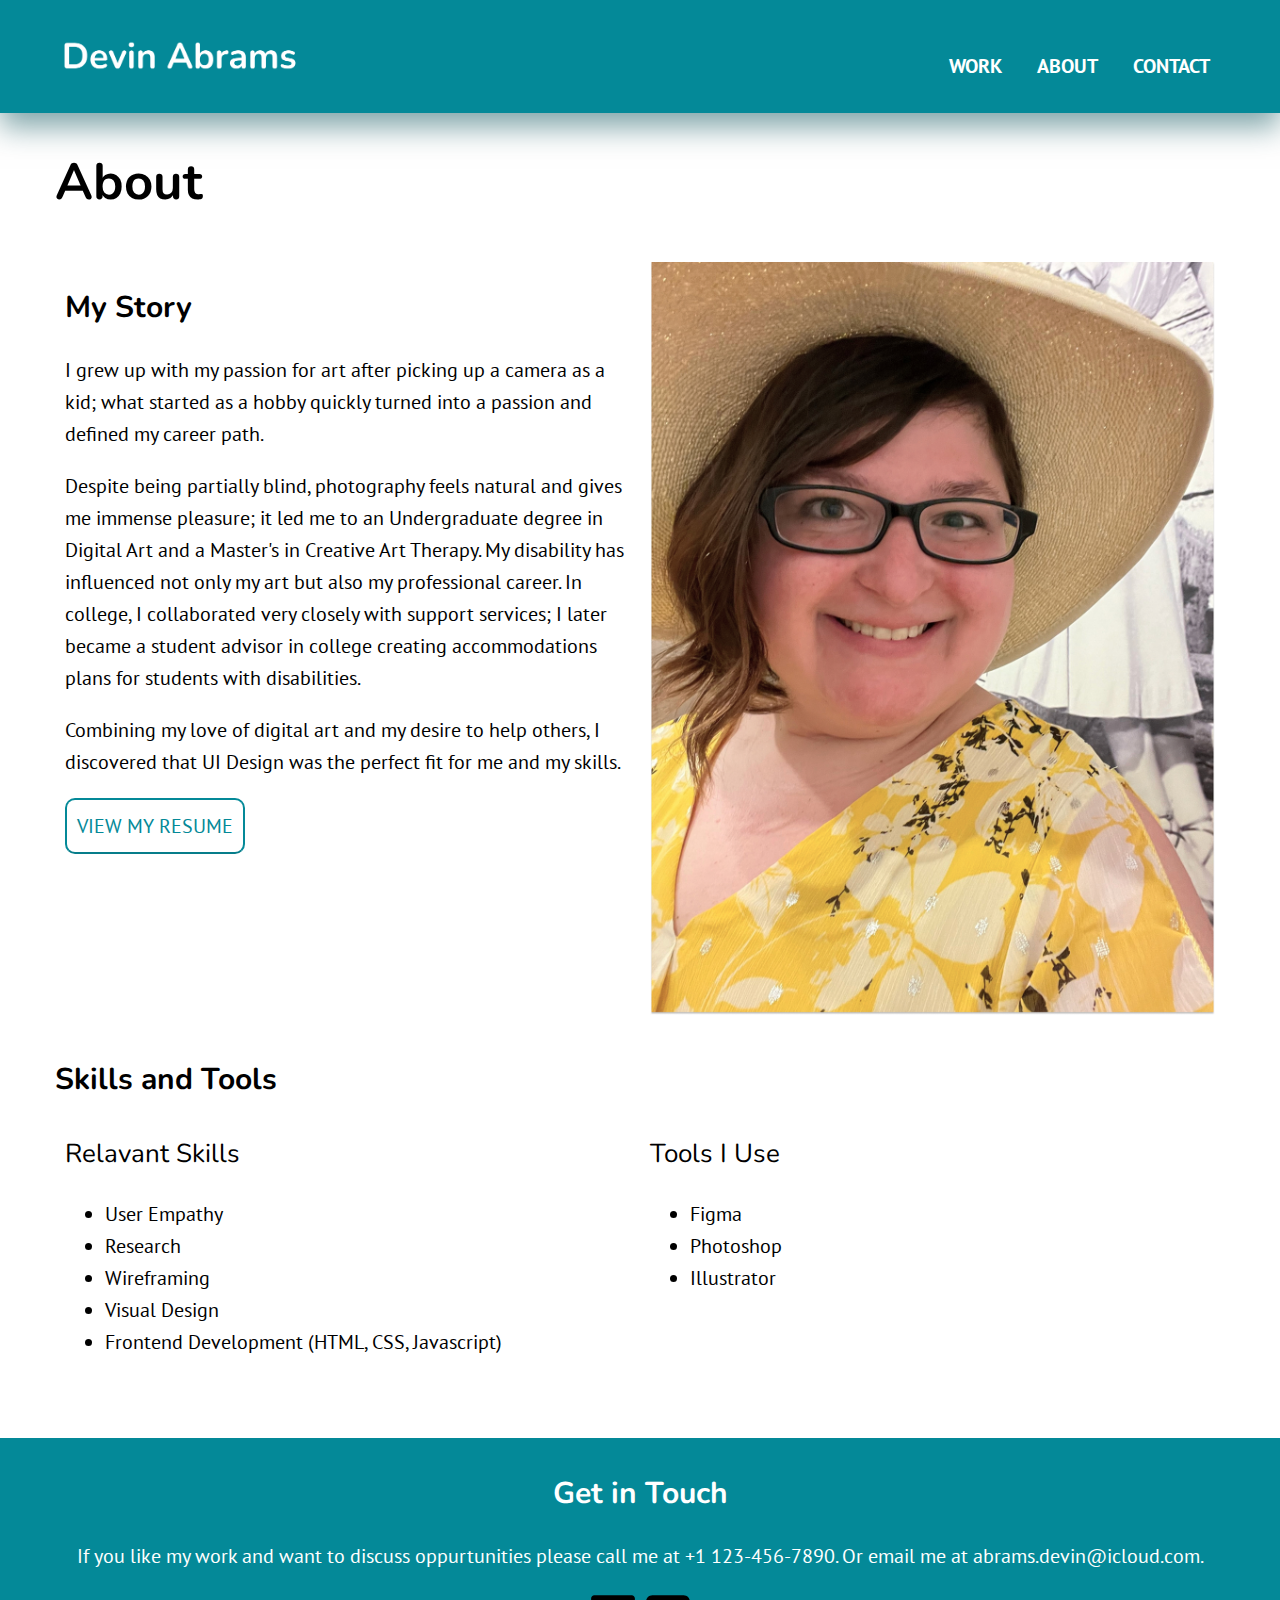
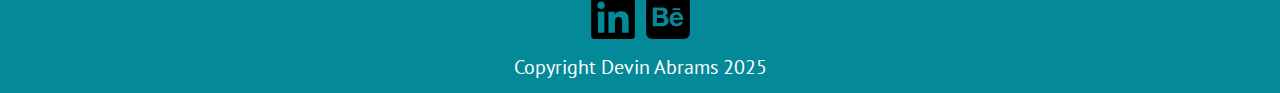
<file: about.html>
<!DOCTYPE html>
<html lang="en" dir="ltr">

<head>
    <link rel="stylesheet" type="text/css" href="css/normalize.css">
    <link rel="stylesheet" type="text/css" href="css/style.css">
    <link href="https://fonts.googleapis.com/css2?family=PT+Sans:ital,wght@0,400;0,700;1,400;1,700&display=swap"
        rel="stylesheet">
    <link href="https://fonts.googleapis.com/css2?family=Nunito:ital,wght@0,200..1000;1,200..1000&display=swap"
        rel="stylesheet">
    <meta charset="utf-8">
    <meta name="author" content="DevinAbrams">
    <meta name="viewport" content="width=device-width, initial-scale=1">
    <meta name="description" content="UI designer portfolio for Devin Abrams, located in Colorado Springs.">
    <title>About Me</title>
</head>

<body id="about-page">
    <header>
        <div class="container">
            <img class="logo" img src="./images/logo.png" alt="Devin Abrams logo">
            <nav>
                <ul class="navigation">
                    <li><a href="index.html">Work</a></li>
                    <li><a href="about.html">About</a></li>
                    <li><a href="#contact">Contact</a></li>
                </ul>
            </nav>
        </div>
    </header>


    <main id="about">
        <div class="container">
            <div>
                <h1>About</h1>
            </div>
        </div>
        <div class="container">
            <div class="row">
                <div class="colum col-md-6">
                    <h2>My Story</h2>
                    <p>I grew up with my passion for art after picking up a camera as a kid; what started as a
                        hobby
                        quickly turned into a passion and defined my career path.</p>
                    <p> Despite being partially blind, photography feels natural and gives me immense pleasure;
                        it
                        led me to an Undergraduate degree in Digital Art and a Master's in Creative Art Therapy.
                        My
                        disability has influenced not only my art but also my professional career. In college, I
                        collaborated very closely with support services; I later became a student advisor in
                        college
                        creating accommodations plans for students with disabilities.</p>
                    <p>Combining my love of
                        digital
                        art and my desire to help others, I discovered that UI Design was the perfect fit for me
                        and
                        my skills.</p>
                    <a href="./files/resume.pdf" class="button resume" target="_blank">View my resume</a>
                </div>
                <div class="column col-md-6">
                    <picture class="profile">
                        <source srcset="images/profile_image_1x.jpg" media="(max-width:767px)">
                        <img src="images/profile_image_2x.jpg" alt="Image of Devin Abrams smiling">
                    </picture>
                </div>
            </div>
        </div>

        <div id="work">
            <div class="container">
                <h2>Skills and Tools</h2>
                <div class="row">
                    <div class="column col-md-6">
                        <h3>Relavant Skills</h3>
                        <ul>
                            <li>User Empathy</li>
                            <li>Research</li>
                            <li>Wireframing</li>
                            <li>Visual Design</li>
                            <li>Frontend Development (HTML, CSS, Javascript)</li>
                        </ul>
                    </div>
                    <div class="column col-md-6">
                        <h3>Tools I Use</h3>
                        <ul>
                            <li>Figma</li>
                            <li>Photoshop</li>
                            <li>Illustrator</li>
                        </ul>
                    </div>
                </div>
            </div>
        </div>
    </main>

    <footer id="contact">
        <div class="container">
            <h2>Get in Touch</h2>
            <div>
                <p>If you like my work and want to discuss oppurtunities please call me at <a href="tel:+11234567890">+1
                        123-456-7890</a>. Or email me at <a
                        href="mailto:abrams.devin@icloud.com">abrams.devin@icloud.com</a>.</p>
            </div>

            <div class="social-icons">
                <a href="https://www.linkedin.com/in/devin-abrams-384a70266/" target="_blank">
                    <svg height="50" width="50"
                        viewBox="0 0 448 512"><!--!Font Awesome Free 6.7.2 by @fontawesome - https://fontawesome.com License - https://fontawesome.com/license/free Copyright 2025 Fonticons, Inc.-->
                        <path
                            d="M416 32H31.9C14.3 32 0 46.5 0 64.3v383.4C0 465.5 14.3 480 31.9 480H416c17.6 0 32-14.5 32-32.3V64.3c0-17.8-14.4-32.3-32-32.3zM135.4 416H69V202.2h66.5V416zm-33.2-243c-21.3 0-38.5-17.3-38.5-38.5S80.9 96 102.2 96c21.2 0 38.5 17.3 38.5 38.5 0 21.3-17.2 38.5-38.5 38.5zm282.1 243h-66.4V312c0-24.8-.5-56.7-34.5-56.7-34.6 0-39.9 27-39.9 54.9V416h-66.4V202.2h63.7v29.2h.9c8.9-16.8 30.6-34.5 62.9-34.5 67.2 0 79.7 44.3 79.7 101.9V416z" />
                    </svg>
                </a>

                <a href="https://www.behance.net/devinabrams" target="_blank">
                    <svg height="50" width="50"
                        viewBox="0 0 448 512"><!--!Font Awesome Free 6.7.2 by @fontawesome - https://fontawesome.com License - https://fontawesome.com/license/free Copyright 2025 Fonticons, Inc.-->
                        <path
                            d="M155.3 318.4c17.2 0 31.2-6.1 31.2-25.4c0-19.7-11.7-27.4-30.3-27.5h-46v52.9h45.1zm-5.4-129.6H110.3v44.8H153c15.1 0 25.8-6.6 25.8-22.9c0-17.7-13.7-21.9-28.9-21.9zm129.5 74.8h62.2c-1.7-18.5-11.3-29.7-30.5-29.7c-18.3 0-30.5 11.4-31.7 29.7zM384 32H64C28.7 32 0 60.7 0 96V416c0 35.3 28.7 64 64 64H384c35.3 0 64-28.7 64-64V96c0-35.3-28.7-64-64-64zM349.5 185H271.7V166.1h77.8V185zM193.7 243.7c23.6 6.7 35 27.5 35 51.6c0 39-32.7 55.7-67.6 55.9H68v-192h90.5c32.9 0 61.4 9.3 61.4 47.5c0 19.3-9 28.8-26.2 37zm118.7-38.6c43.5 0 67.6 34.3 67.6 75.4c0 1.6-.1 3.3-.2 5c0 .8-.1 1.5-.1 2.2H279.5c0 22.2 11.7 35.3 34.1 35.3c11.6 0 26.5-6.2 30.2-18.1h33.7c-10.4 31.9-31.9 46.8-65.1 46.8c-43.8 0-71.1-29.7-71.1-73c0-41.8 28.7-73.6 71.1-73.6z" />
                    </svg>
                </a>
            </div>
            <div>Copyright Devin Abrams 2025</div>
        </div>
    </footer>

</body>

</html>
</file>
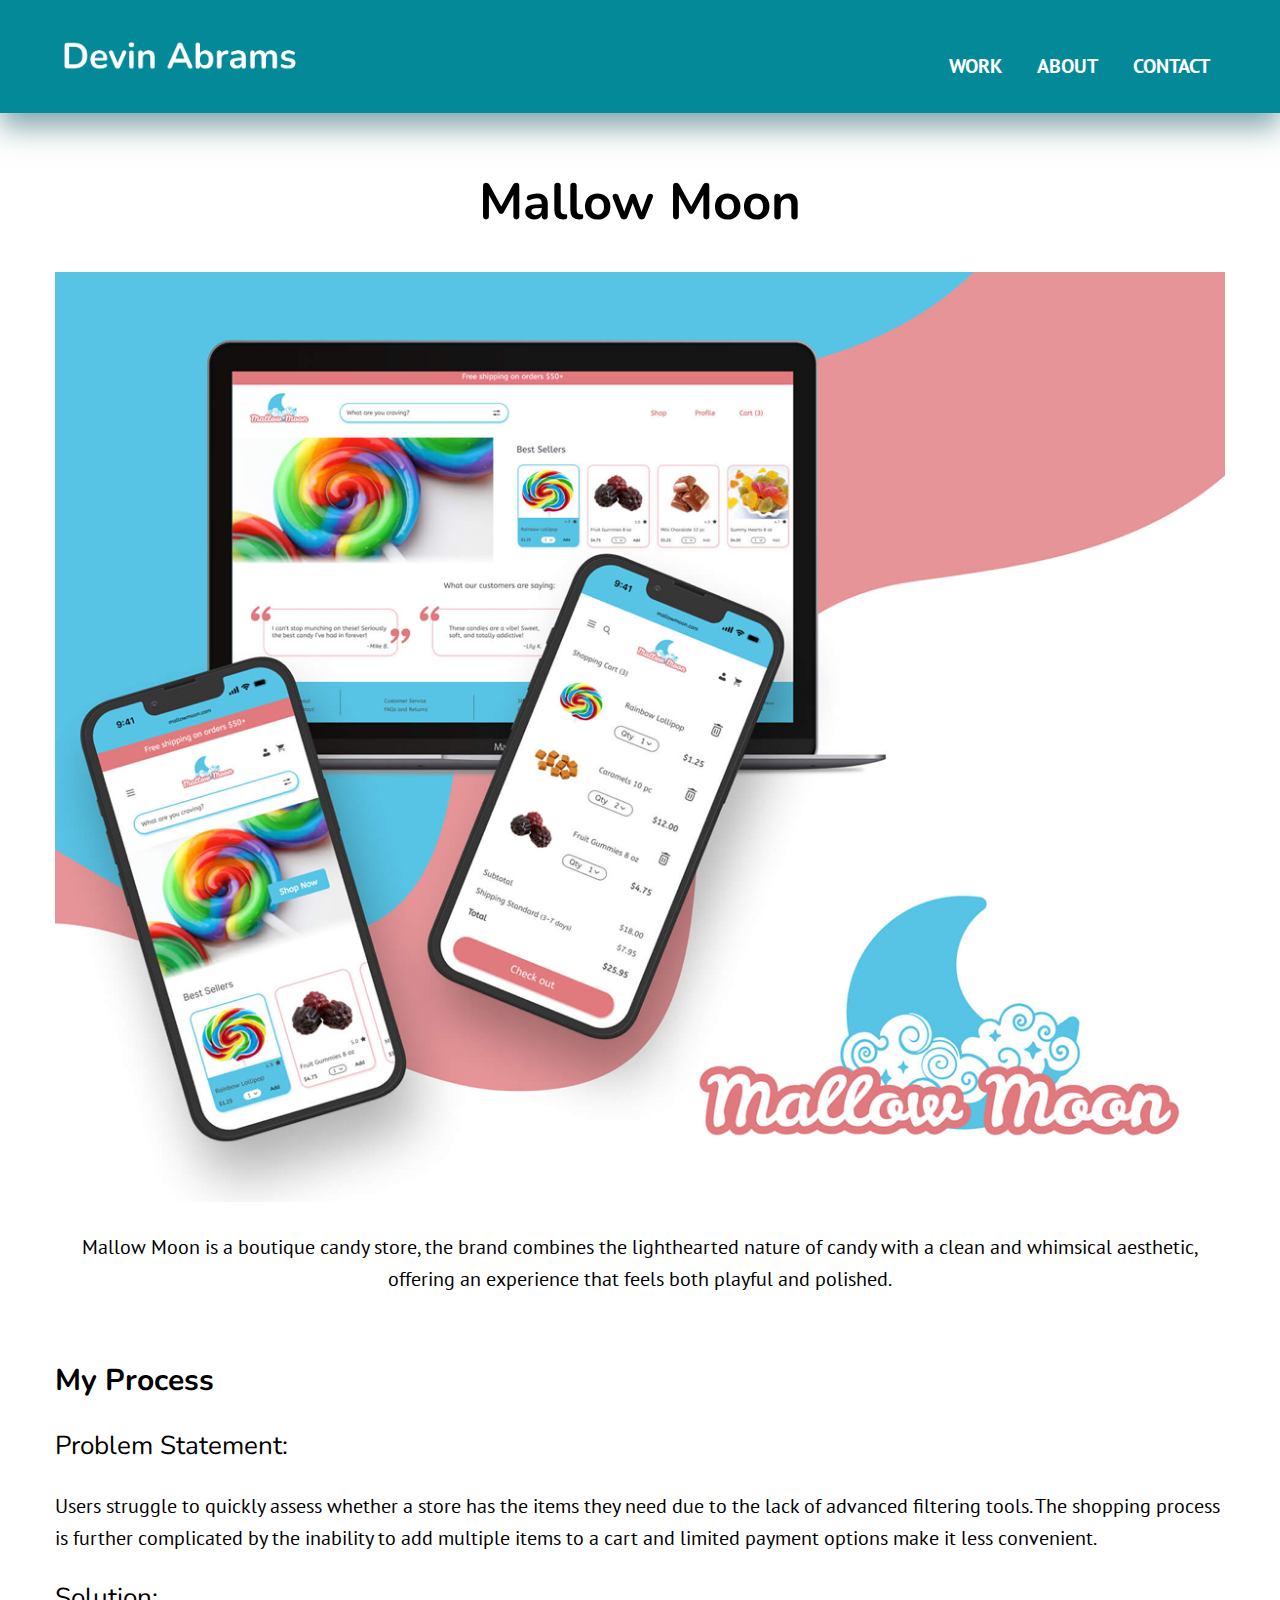
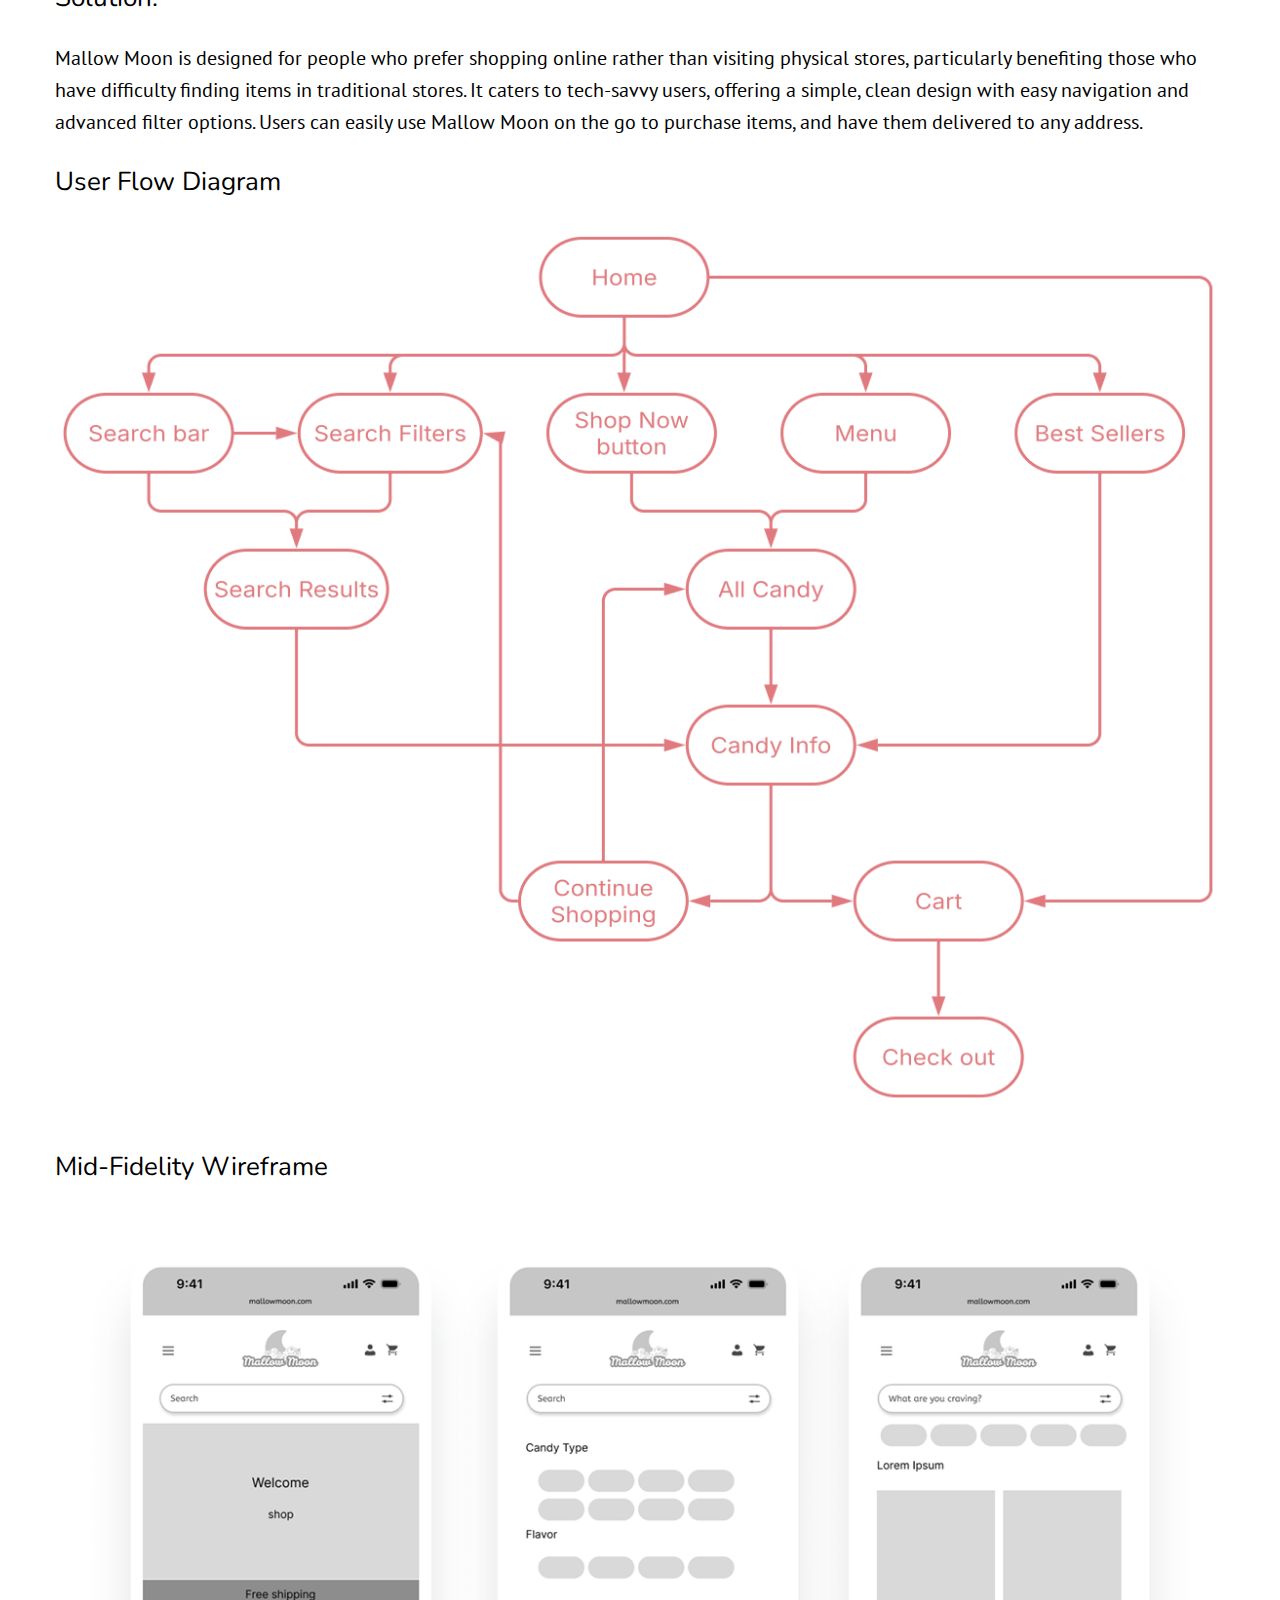
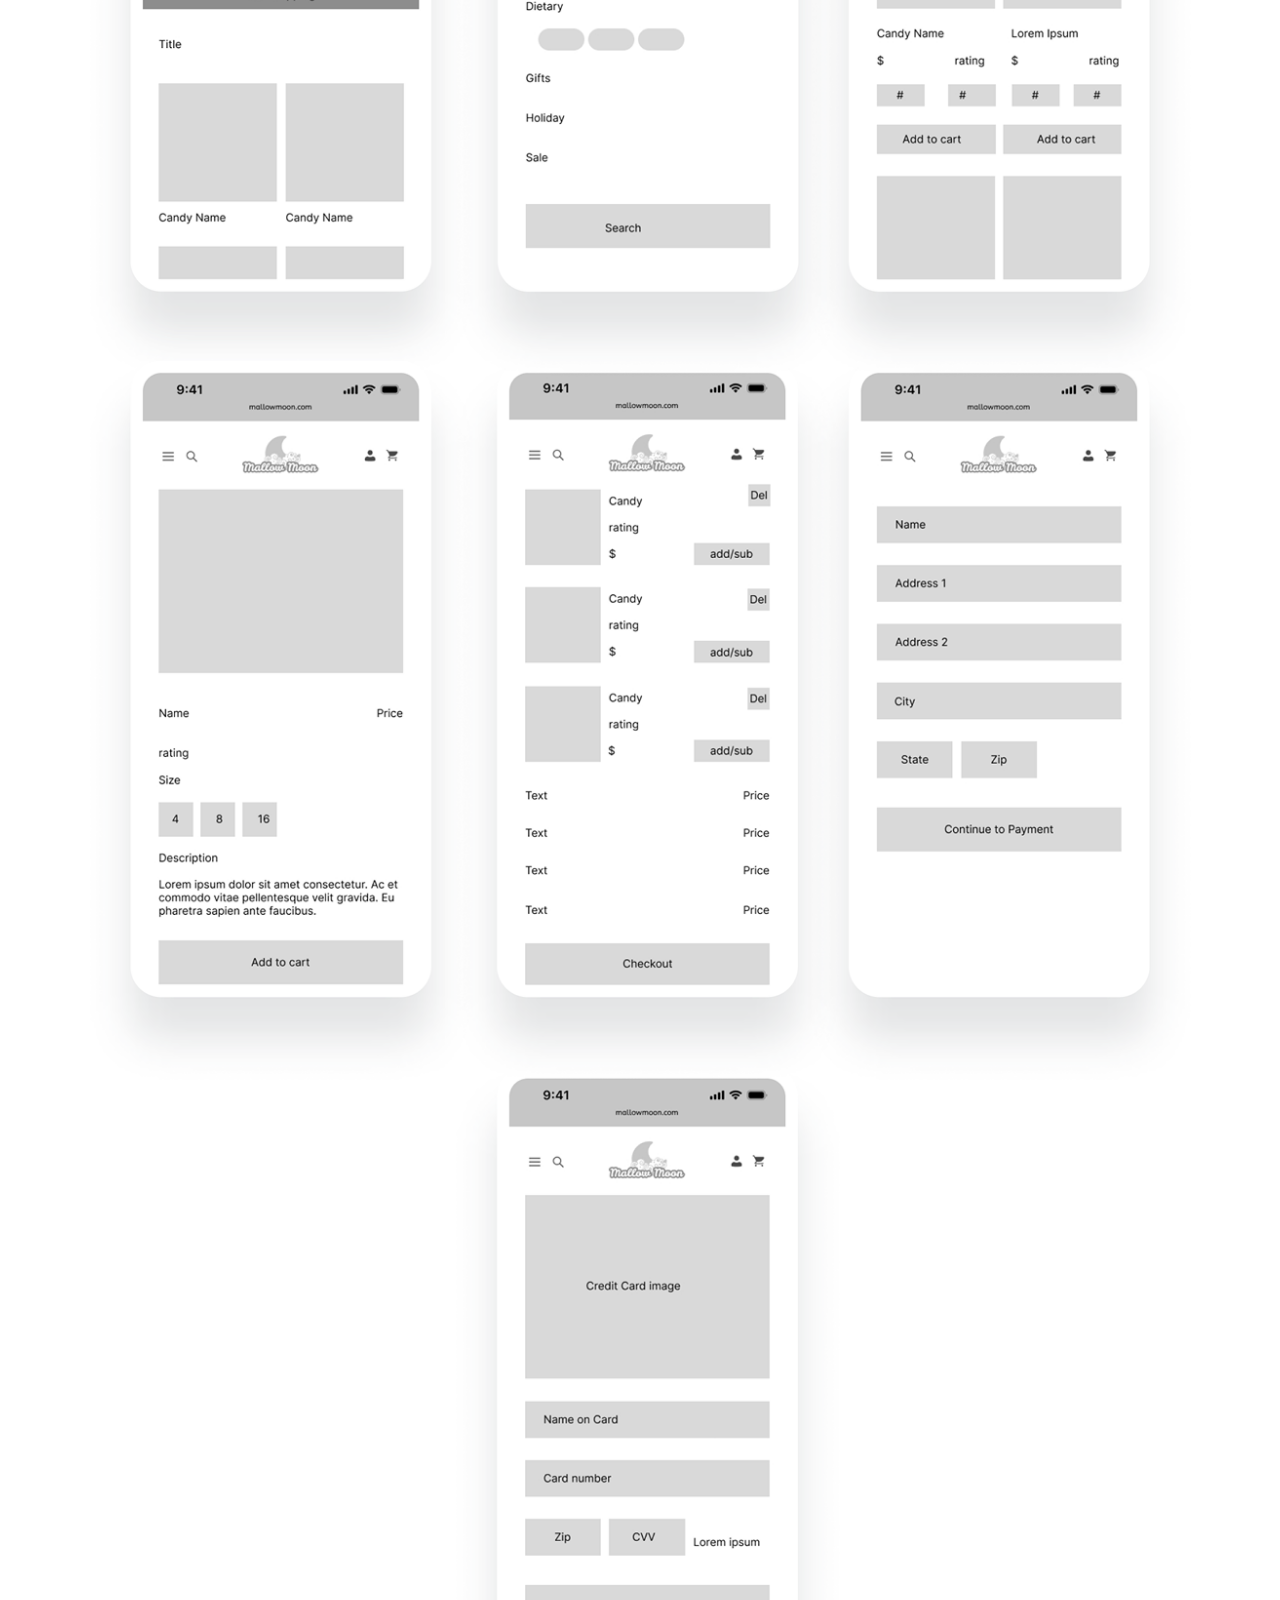
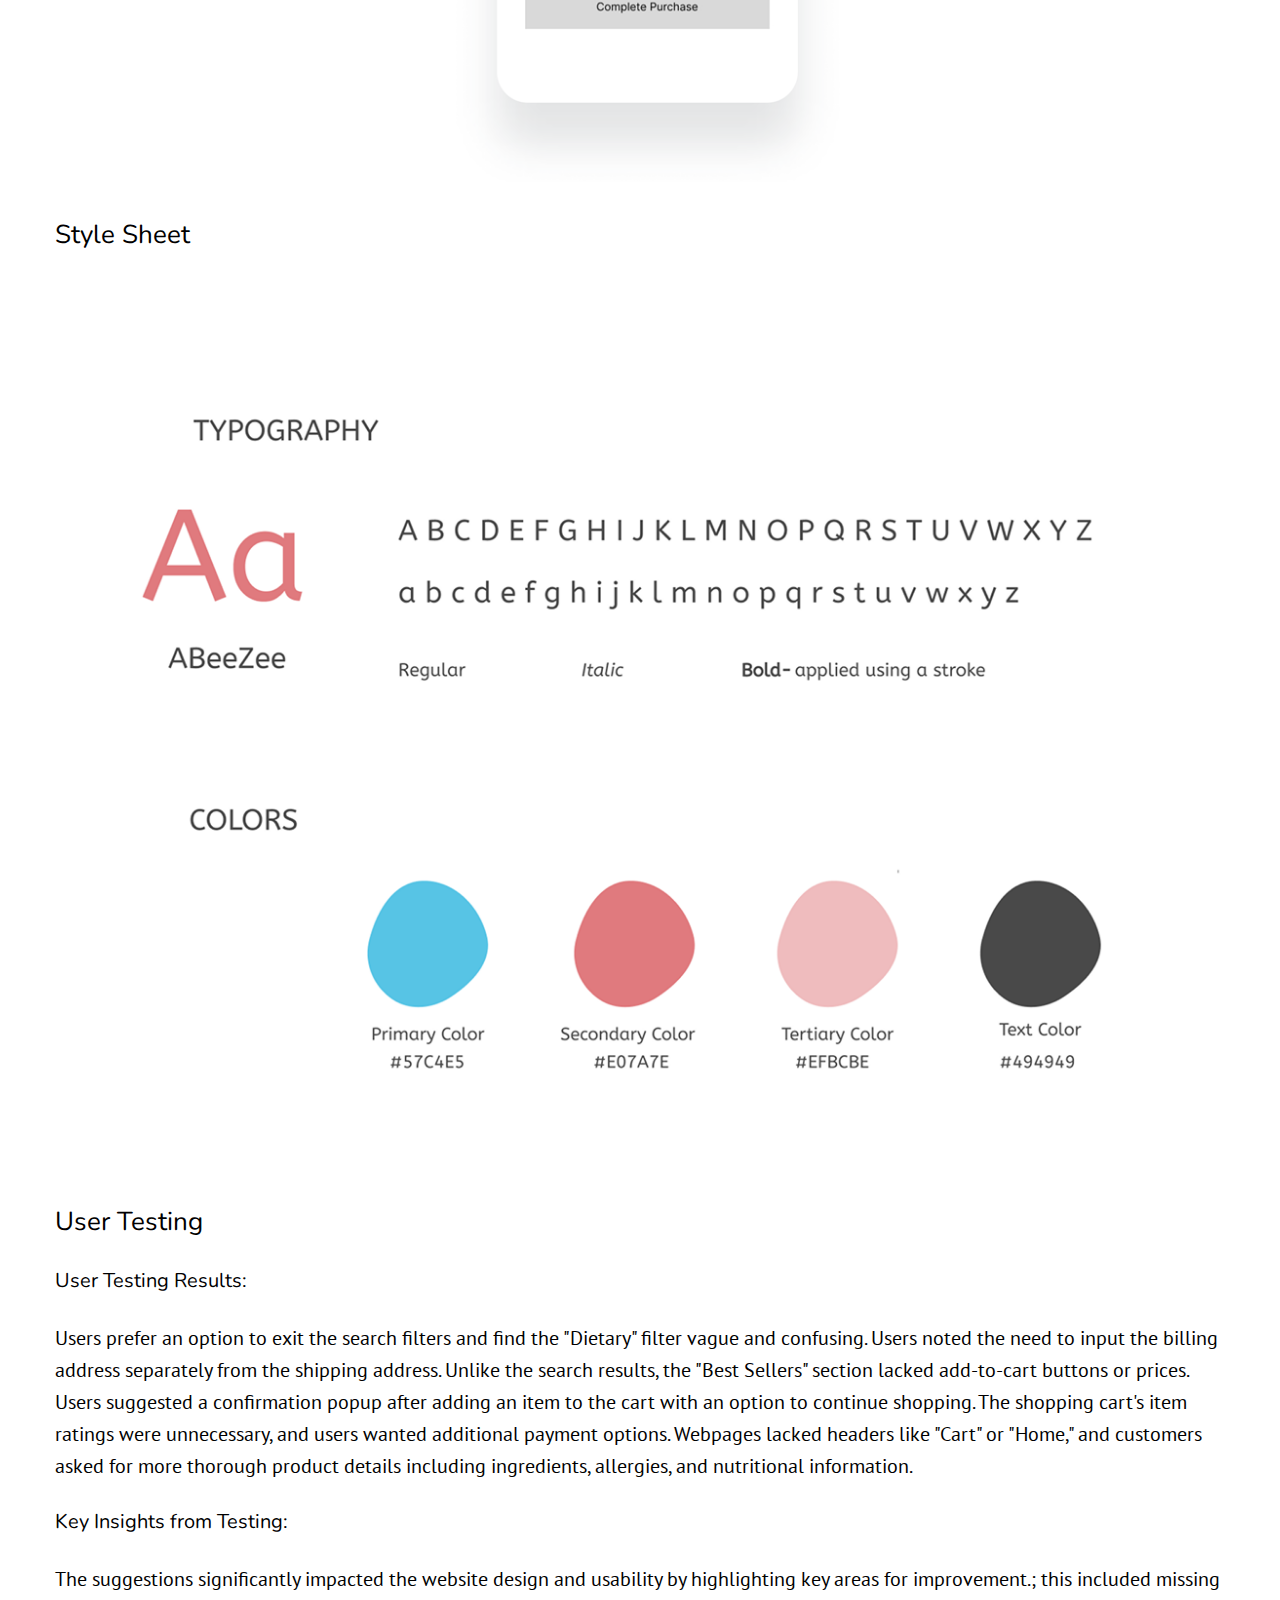
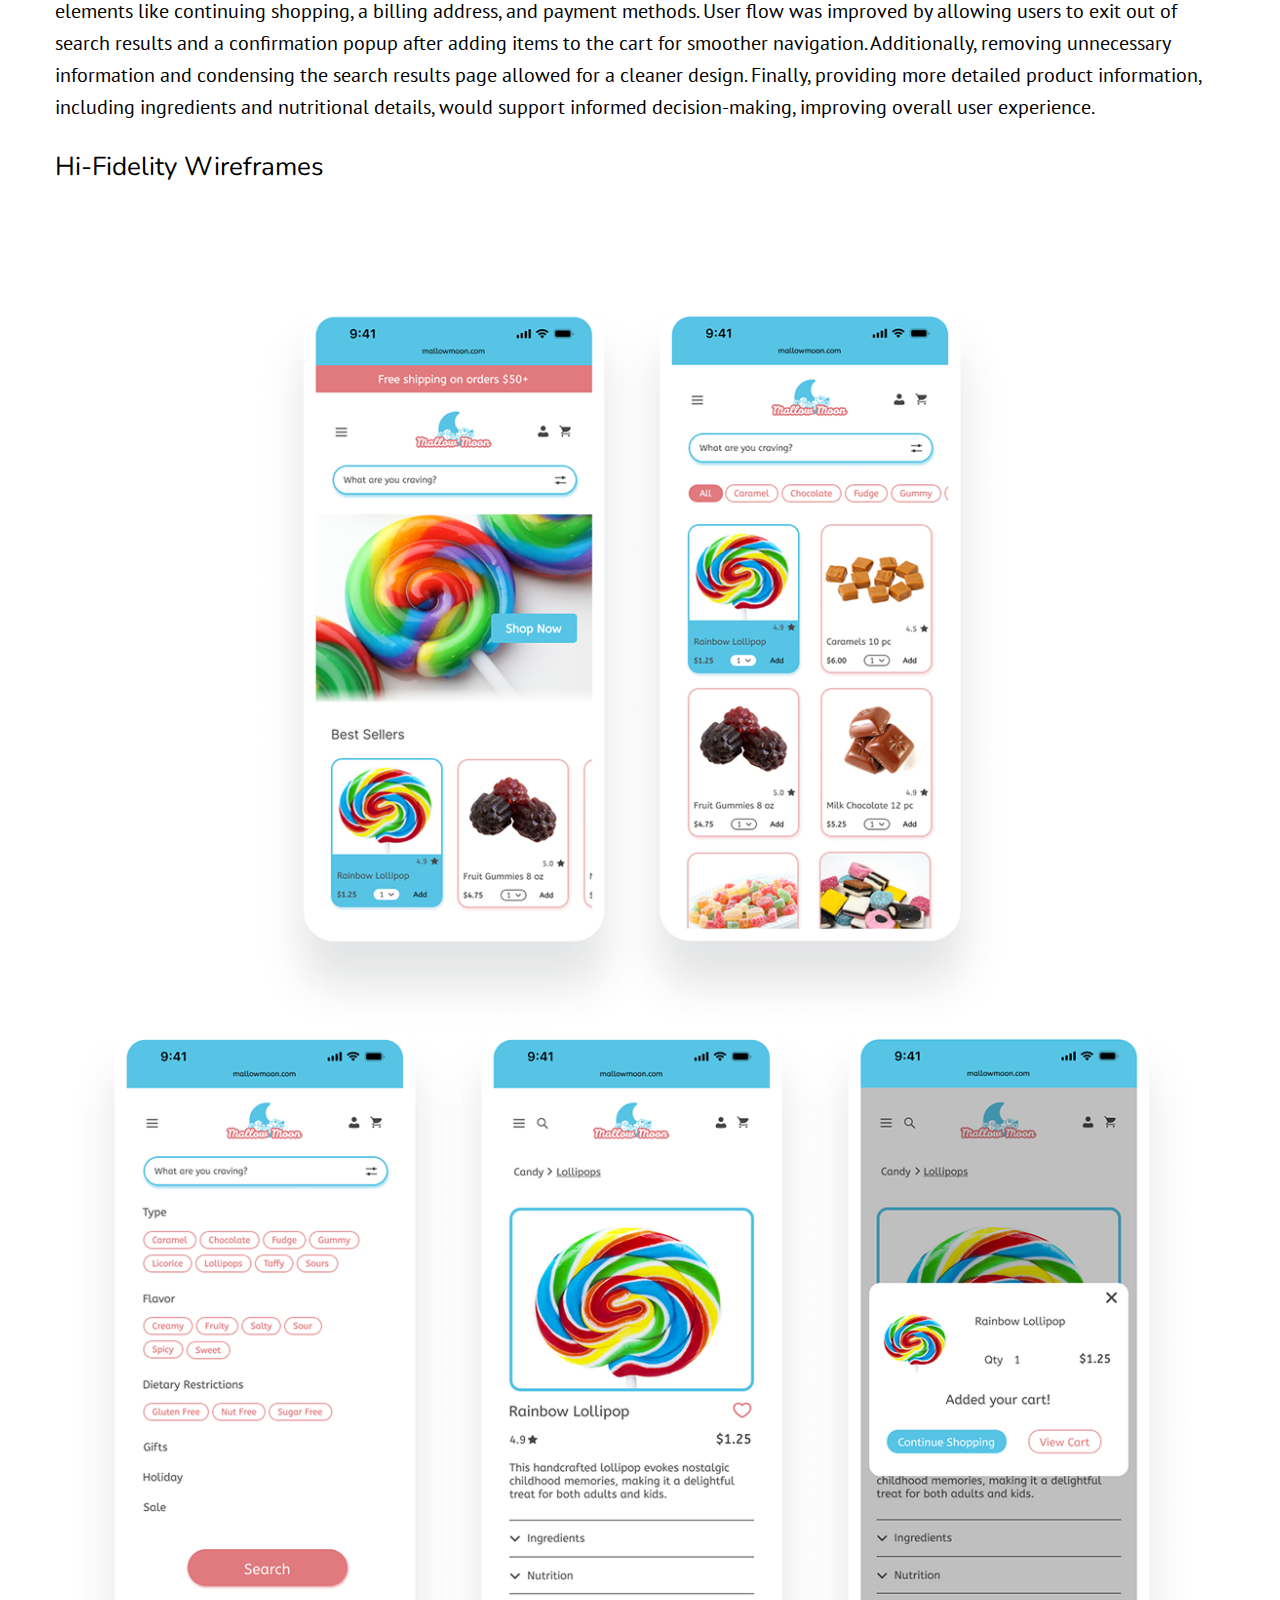
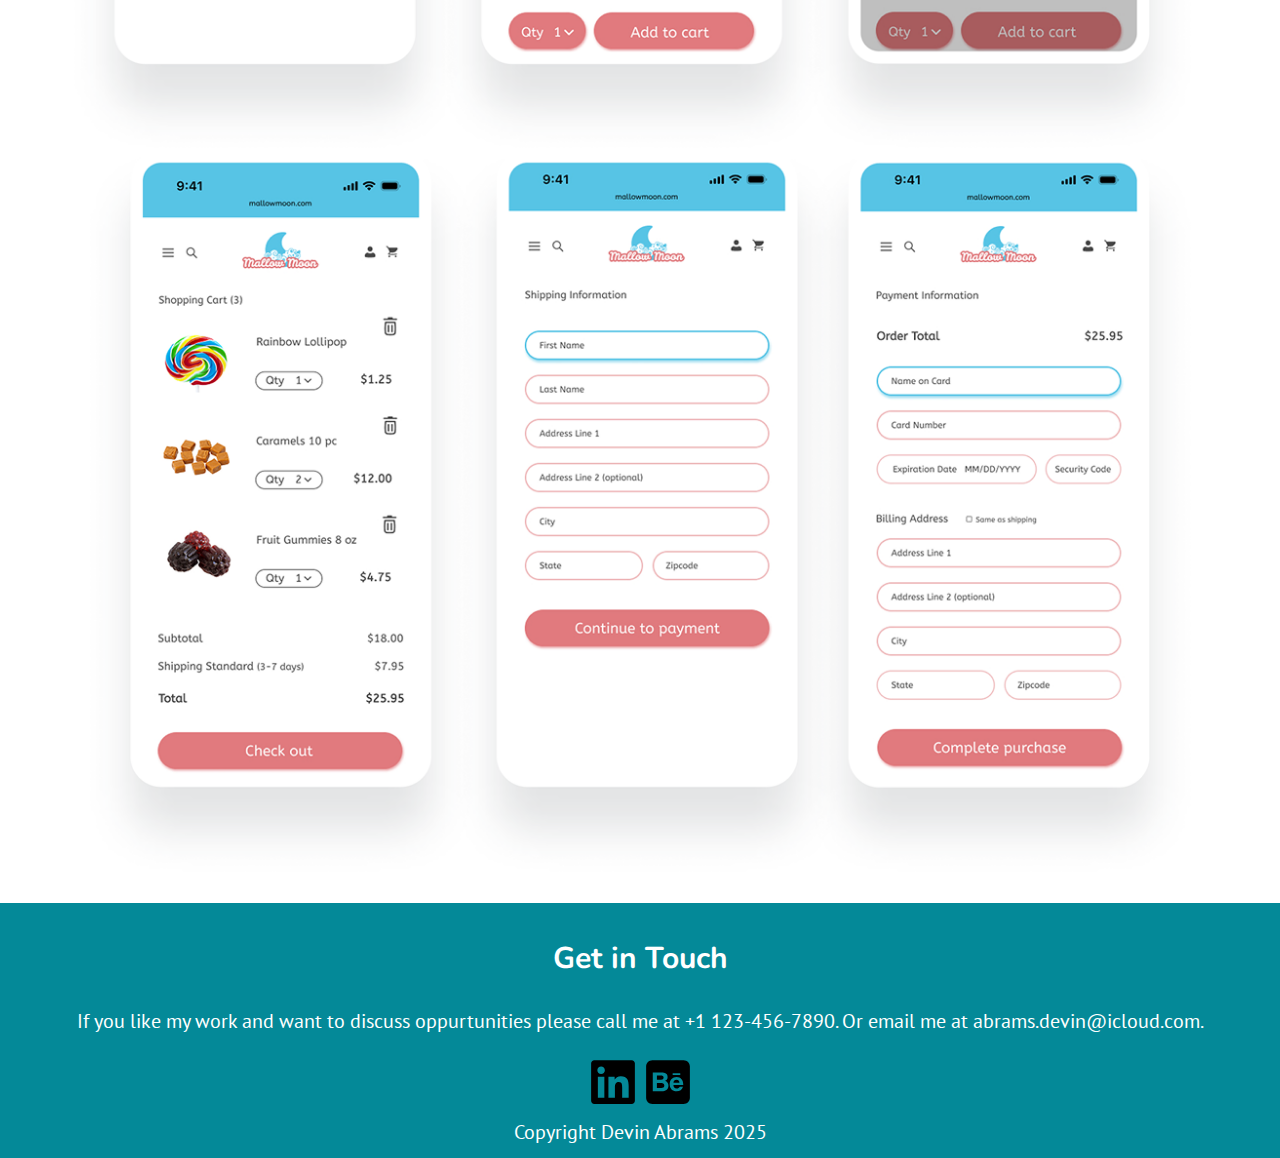
<file: mallowmoon.html>
<!DOCTYPE html>
<html lang="en" dir="ltr">

<head>
    <link rel="stylesheet" type="text/css" href="css/normalize.css">
    <link rel="stylesheet" type="text/css" href="css/style.css">
    <link href="https://fonts.googleapis.com/css2?family=PT+Sans:ital,wght@0,400;0,700;1,400;1,700&display=swap"
        rel="stylesheet">
    <link href="https://fonts.googleapis.com/css2?family=Nunito:ital,wght@0,200..1000;1,200..1000&display=swap"
        rel="stylesheet">
    <meta charset="utf-8">
    <meta name="author" content="DevinAbrams">
    <meta name="viewport" content="width=device-width, initial-scale=1">
    <meta name="description" content="Mallow Moon, a boutique candy store created by Devin Abrams.">
    <title>Mallow Moon</title>
</head>

<body id="mallow-moon-project">
    <header>
        <div class="container">
            <img class="logo" img src="./images/logo.png" alt="Devin Abrams logo">
            <nav>
                <ul class="navigation">
                    <li><a href="index.html">Work</a></li>
                    <li><a href="about.html">About</a></li>
                    <li><a href="#contact">Contact</a></li>
                </ul>
            </nav>
        </div>
    </header>


    <main>
        <div>
            <div id="hero">
                <div class="container">
                    <h1><span>Mallow Moon</span></h1>
                    <picture>
                        <source srcset="images/mallowmoon/mallow_moon_project_image_1x.png" media="(max-width:767px)">
                        <img src="images/mallowmoon/mallow_moon_project_image_2x.png" alt="Mallow Moon">
                    </picture>
                    <p>Mallow Moon is a boutique candy store, the brand combines the lighthearted nature of candy with a
                        clean and whimsical aesthetic, offering an experience that feels both playful and polished.
                    </p>
                </div>
            </div>
            <div id="work">
                <div class="container">
                    <h2><span>My Process</span></h2>
                    <h3>Problem Statement:</h3>
                    <p>Users struggle to quickly assess whether a store has the items they need due to the lack of
                        advanced filtering tools. The shopping process is further complicated by the inability to
                        add
                        multiple items to a cart and limited payment options make it less convenient.
                    </p>
                    <h3>Solution:</h3>
                    <p>Mallow Moon is designed for people who prefer shopping online rather than visiting physical
                        stores, particularly benefiting those who have difficulty finding items in traditional
                        stores.
                        It caters to tech-savvy users, offering a simple,
                        clean design with easy navigation and advanced filter options. Users can easily
                        use Mallow Moon on the go to purchase items, and have them delivered to any address.
                    </p>
                    <div>
                        <h3>User Flow Diagram</h3>
                        <picture>
                            <source srcset="images/mallowmoon/mallow_moon_user_flow_1x.png" media="(max-width:767px)">
                            <img src="images/mallowmoon/mallow_moon_user_flow_2x.png" alt="Mallow Moon">
                        </picture>
                    </div>
                    <div>
                        <h3>Mid-Fidelity Wireframe</h3>
                        <picture>
                            <source srcset="./images/mallowmoon/mid_fidelity_wireframe_1x.png"
                                media="(max-width:767px)">
                            <img src="./images/mallowmoon/mid_fidelity_wireframe_2x.png" alt="Mallow Moon">
                        </picture>
                    </div>
                    <div>
                        <h3>Style Sheet</h3>
                        <picture>
                            <source srcset="./images/mallowmoon/mallow_moon_style_sheet_1x.png"
                                media="(max-width:767px)">
                            <img src="./images/mallowmoon/mallow_moon_style_sheet_2x.png" alt="Mallow Moon">
                        </picture>
                    </div>
                    <div>
                        <h3>User Testing</h3>
                        <h4>User Testing Results:</h4>
                        <p> Users prefer an option to exit the search filters and find the "Dietary"
                            filter vague and confusing. Users noted the need to input the billing address separately
                            from the
                            shipping address. Unlike the search results, the "Best Sellers" section lacked
                            add-to-cart
                            buttons
                            or prices. Users suggested a confirmation popup after adding an item to the cart with an
                            option to
                            continue shopping. The shopping cart's item ratings were unnecessary, and users wanted
                            additional
                            payment options. Webpages lacked headers like "Cart" or "Home," and customers asked for
                            more
                            thorough product details including ingredients, allergies, and nutritional information.
                        </p>
                        <h4>Key Insights from Testing:</h4>
                        <p>
                            The suggestions significantly impacted the website design and usability
                            by highlighting key areas for improvement.; this included missing elements like
                            continuing
                            shopping,
                            a billing address, and payment methods. User flow was improved by allowing users to exit
                            out
                            of
                            search results and a confirmation popup after adding items to the cart for smoother
                            navigation.
                            Additionally, removing unnecessary information and condensing the search results page
                            allowed for a
                            cleaner design. Finally, providing more detailed product information, including
                            ingredients
                            and
                            nutritional details, would support informed decision-making, improving overall user
                            experience.
                        </p>
                    </div>
                    <div>
                        <h3>Hi-Fidelity Wireframes</h3>
                        <picture>
                            <source srcset="./images/mallowmoon/hi_fidelity_wireframe_1x.png" media="(max-width:767px)">
                            <img src="./images/mallowmoon/hi_fidelity_wireframe_2x.png" alt="Mallow Moon">
                        </picture>
                    </div>
                </div>
    </main>

    <footer id="contact">
        <div class="container">
            <h2>Get in Touch</h2>
            <div>
                <p>If you like my work and want to discuss oppurtunities please call me at <a href="tel:+11234567890">+1
                        123-456-7890</a>. Or email me at <a href="mailto:abrams.devin@icloud.com">abrams.devin@icloud.com</a>.</p>
            </div>

            <div class="social-icons">
                <a href="https://www.linkedin.com/in/devin-abrams-384a70266/" target="_blank">
                    <svg height="50" width="50"
                        viewBox="0 0 448 512"><!--!Font Awesome Free 6.7.2 by @fontawesome - https://fontawesome.com License - https://fontawesome.com/license/free Copyright 2025 Fonticons, Inc.-->
                        <path
                            d="M416 32H31.9C14.3 32 0 46.5 0 64.3v383.4C0 465.5 14.3 480 31.9 480H416c17.6 0 32-14.5 32-32.3V64.3c0-17.8-14.4-32.3-32-32.3zM135.4 416H69V202.2h66.5V416zm-33.2-243c-21.3 0-38.5-17.3-38.5-38.5S80.9 96 102.2 96c21.2 0 38.5 17.3 38.5 38.5 0 21.3-17.2 38.5-38.5 38.5zm282.1 243h-66.4V312c0-24.8-.5-56.7-34.5-56.7-34.6 0-39.9 27-39.9 54.9V416h-66.4V202.2h63.7v29.2h.9c8.9-16.8 30.6-34.5 62.9-34.5 67.2 0 79.7 44.3 79.7 101.9V416z" />
                    </svg>
                </a>

                <a href="https://www.behance.net/devinabrams" target="_blank">
                    <svg height="50" width="50"
                        viewBox="0 0 448 512"><!--!Font Awesome Free 6.7.2 by @fontawesome - https://fontawesome.com License - https://fontawesome.com/license/free Copyright 2025 Fonticons, Inc.-->
                        <path
                            d="M155.3 318.4c17.2 0 31.2-6.1 31.2-25.4c0-19.7-11.7-27.4-30.3-27.5h-46v52.9h45.1zm-5.4-129.6H110.3v44.8H153c15.1 0 25.8-6.6 25.8-22.9c0-17.7-13.7-21.9-28.9-21.9zm129.5 74.8h62.2c-1.7-18.5-11.3-29.7-30.5-29.7c-18.3 0-30.5 11.4-31.7 29.7zM384 32H64C28.7 32 0 60.7 0 96V416c0 35.3 28.7 64 64 64H384c35.3 0 64-28.7 64-64V96c0-35.3-28.7-64-64-64zM349.5 185H271.7V166.1h77.8V185zM193.7 243.7c23.6 6.7 35 27.5 35 51.6c0 39-32.7 55.7-67.6 55.9H68v-192h90.5c32.9 0 61.4 9.3 61.4 47.5c0 19.3-9 28.8-26.2 37zm118.7-38.6c43.5 0 67.6 34.3 67.6 75.4c0 1.6-.1 3.3-.2 5c0 .8-.1 1.5-.1 2.2H279.5c0 22.2 11.7 35.3 34.1 35.3c11.6 0 26.5-6.2 30.2-18.1h33.7c-10.4 31.9-31.9 46.8-65.1 46.8c-43.8 0-71.1-29.7-71.1-73c0-41.8 28.7-73.6 71.1-73.6z" />
                    </svg>
                </a>
            </div>
            <div>Copyright Devin Abrams 2025</div>
        </div>
    </footer>

</body>

</html>
</file>
<file: css/style.css>
/*
Colors used:
Primary color (blue): #048998 
Secondary color (White): #ffffff
Text color (black): #000000
*/

* {
    box-sizing: border-box;
}

body {
    background-color: #ffffff;
    font-family: 'PT Sans', sans-serif;
    font-size: 16px;
    font-weight: 300;
    line-height: 1.6;
}

h1,
h2,
h3,
h4 {
    line-height: 1.4;
}

h1 {
    font-family: 'Nunito', sans-serif;
    font-size: 2.55em;
    font-weight: 700;
}

h2 {
    font-family: 'Nunito', sans-serif;
    font-size: 2.45 em;
    font-weight: 700;
}

h3 {
    font-family: 'Nunito', sans-serif;
    font-size: 1.3em;
    font-weight: 400;
}

h4 {
    font-family: 'Nunito', sans-serif;
    font-size: 1.25 em;
    font-weight: 400;
}

img {
    width: 100%;
}

a {
    color: #fff;
    text-decoration: none;
}

a:visited {
    color: #fff;
}

a:hover,
a:focus {
    color: #e0977d;
    text-decoration: underline;
}

a:active {
    color: #9e553a;
}

/*button needs to be at end of stylesheet */
.button {
    display: inline-block;
    background-color: #048998;
    color: #ffffff;
    font-weight: 400;
    text-decoration: none;
    padding: 10px;
    border-radius: 10px;
    border-bottom: 2px solid #067d8a;
    transition: 0.2s opacity;
}

.button:hover {
    color: #fff;
    opacity: 0.8;
    text-decoration: none;
}

.button.contact,
.button.resume {
    background-color: #fff;
    color: #048998;
    text-transform: uppercase;
    border: 2px solid #048998;
    border-bottom: 2px solid #067d8a;
}


.button.resume:hover,
.button.resume:focus {
    background-color: #048998;
    color: #fff;
}

.button.contact:hover,
.button.contact:focus {
    background-color: rgb(196, 196, 196);
    color: #000;
}

.button.contact:active,
.button.resume:active {
    background-color: #055c66;
    text-decoration: none;
}

/*Layout styling*/

.container {
    padding: 0 15px;
}

.row {
    margin: 25px 0;
    /*25px top and bottom o left and right*/
}

.row::after {
    content: "";
    clear: both;
    display: table;
  }

#work .row {
    padding-bottom: 25px;
}

#hero h1 {
    text-align: center;
}

.logo {
    max-width: 250px;
}

header {
    background-color: #048998;
    text-align: center;
    padding: 10px 0;
    position: relative;
    width: 100%;
    background: #048998;
    border: solid #048998 1px;
    box-shadow: 0 14px 28px rgba(0, 76, 84, 0.5);
    -webkit-box-shadow: 0 14px 28px rgba(0, 76, 84, 0.5);
    -moz-box-shadow: 0 14px 28px rgba(0, 76, 84, 0.5);
}

footer {
    background-color: #048998;
    text-align: center;
    padding: 10px 0;
    position: relative;
    width: 100%;
    display: inline-block;
}

nav>ul {
    list-style-type: none;
    padding: 0;
}

nav>ul>li {
    display: inline-block;
}

nav>ul>li>a {
    padding: 0 15px;
    text-transform: uppercase;
    font-weight: 600;
    color: #fff;
}

nav>ul>li>a:hover {
    color: #fff
}

#hero {
    background-color: #fff;
    padding: 20px 0;
    display: inline-block;
    width: 100%;
}

#contact {
    color: #fff;
}

@keyframes color-change {
    0% {fill: #edc655;}
    50% {fill:#fcffad}
    100% {fill:#f76414}
}

.sun {
    animation-duration: 4s;
    animation-name: color-change;
    animation-iteration-count: infinite;
    animation-direction: alternate;
    animation-timing-function: linear;
}

@keyframes cloud-move {
    from {transform: translate(0,50px);}
    to {transform: translate(200px,50px);}
}

.cloud-front {
    animation: 30s cloud-move infinite alternate linear;
}

@keyframes cloud-move-reverse {
    from {transform: translate(446px,48px);}
    to {transform: translate(100px,48px);}
}

.cloud-back {
    animation: 34s cloud-move-reverse infinite alternate linear;
}

/* ==============================
Medium devices (640px and larger)
================================= */
@media only screen and (min-width: 640px) {
    header {
        text-align: unset;
        padding: 20px 0 13px;
    }

    nav {
        width: auto;
        float: right;
        margin-top: 12px;
    }
    body {
        font-size: 18px;
    }

    #hero {
        text-align: center;
    }

    .col-md-6 {
        width: 50%;
    }

    [class*="col-"] {
        float: left;
        padding: 10px;
    }
    
    #about-page h3 {
    margin-top: 0;
    }

    #contact {
        display: inline-block;
    }
}

/* ==============================
Large devices (1024px or larger)
================================= */
@media only screen and (min-width: 1024px) {
    header {
        text-align: unset;
        padding: 20px 0 13px;
    }

    nav {
        width: auto;
        float: right;
        margin-top: 9px;
    }
    body {
        font-size: 20px;
    }

    #hero {
        text-align: center;
    }

    .col-lg-5 {
        width: 40%;
    }

    .col-lg-7 {
        width: 60%;
    }

    [class*="col-"] {
        float: left;
        padding: 10px;
    }

    .container {
        max-width: 1200px;
        margin-left: auto;
        margin-right: auto;
    }
}
</file>
